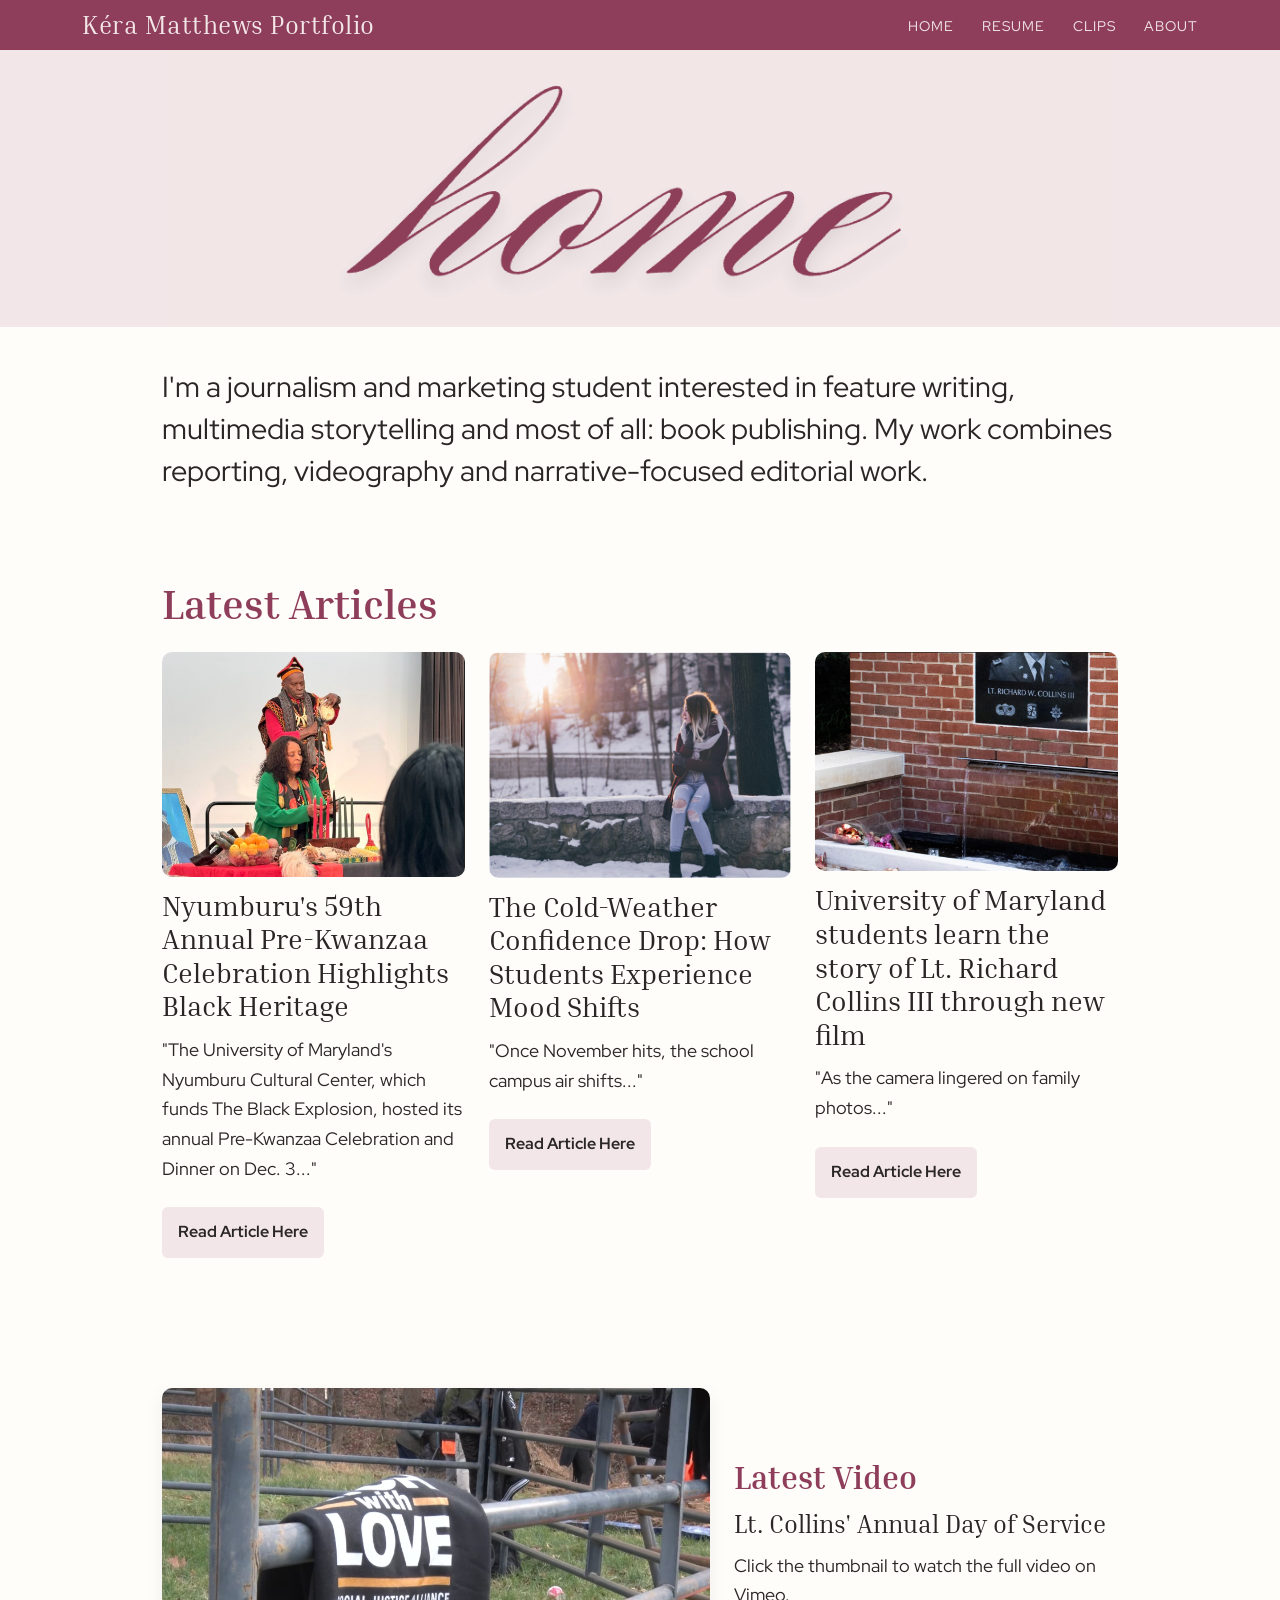
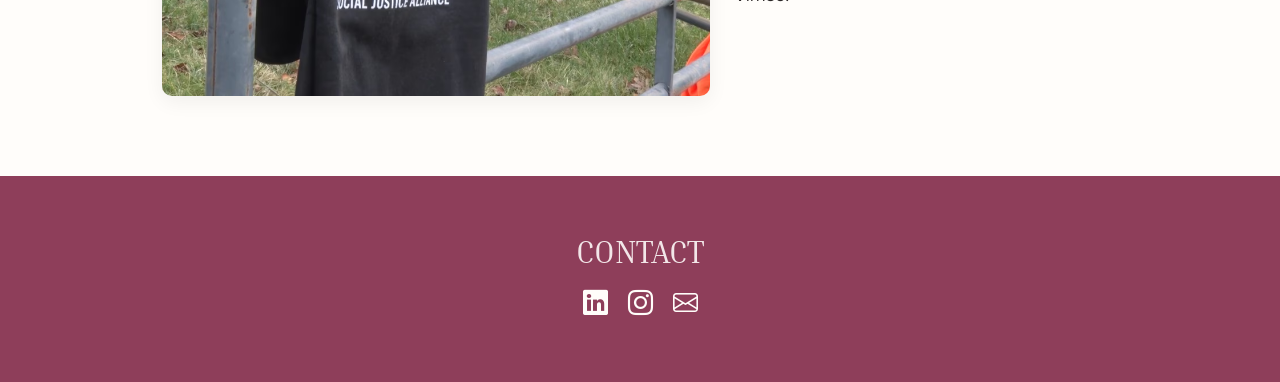
<file: index.html>
<!DOCTYPE html>
<html lang="en">

<head>
    <meta charset="UTF-8">
    <meta name="viewport" content="width=device-width, initial-scale=1.0">
    <!-- meta -->
    <title>Kéra Alena Matthews</title>
    <meta name="description"
        content="I'm a journalism student interested in feature writing, multimedia storytelling, and most of all: book publishing.">
    <!-- css -->
    <link href="https://cdn.jsdelivr.net/npm/bootstrap@5.3.8/dist/css/bootstrap.min.css" rel="stylesheet"
        integrity="sha384-sRIl4kxILFvY47J16cr9ZwB07vP4J8+LH7qKQnuqkuIAvNWLzeN8tE5YBujZqJLB" crossorigin="anonymous">
    <link rel="stylesheet" href="site/css/style.css">
    <!--font-->
    <link rel="stylesheet" href="https://cdn.jsdelivr.net/npm/bootstrap-icons@1.13.1/font/bootstrap-icons.min.css">
    <link rel="preconnect" href="https://fonts.googleapis.com">
    <link rel="preconnect" href="https://fonts.gstatic.com" crossorigin>
    <link
        href="https://fonts.googleapis.com/css2?family=Inria+Serif:ital,wght@0,300;0,400;0,700;1,300;1,400;1,700&display=swap"
        rel="stylesheet">
    <link href="https://fonts.googleapis.com/css2?family=Red+Hat+Display:ital,wght@0,300..900;1,300..900&display=swap"
        rel="stylesheet">
    <!-- js -->
    <script src="https://cdn.jsdelivr.net/npm/@popperjs/core@2.11.8/dist/umd/popper.min.js"
        integrity="sha384-I7E8VVD/ismYTF4hNIPjVp/Zjvgyol6VFvRkX/vR+Vc4jQkC+hVqc2pM8ODewa9r"
        crossorigin="anonymous"></script>
    <script src="https://cdn.jsdelivr.net/npm/bootstrap@5.3.8/dist/js/bootstrap.min.js"
        integrity="sha384-G/EV+4j2dNv+tEPo3++6LCgdCROaejBqfUeNjuKAiuXbjrxilcCdDz6ZAVfHWe1Y"
        crossorigin="anonymous"></script>
</head>

<body>

    <header class="header sticky-top">
        <div class="container nav-container">
            <h1 class="site-title">
                <span class="name">Kéra Matthews</span> Portfolio
            </h1>

            <nav class="nav-links">
                <a href="/">Home</a>
                <a href="/resume/">Resume</a>
                <a href="/clips/">Clips</a>
                <a href="/about/">About</a>
            </nav>
        </div>
    </header>
    <main>
        <section class="img-bg">
            <div class="container">
                <img src="site/img/home.jpg" class="img-fluid home" alt="home image">
            </div>
        </section>
        <section class="aboutme">
            <div class="container">
                <div class="row align-items-center">
                    <div class="col-md-12">
                        <p class="intro-text">I'm a journalism and marketing student interested in feature writing,
                            multimedia storytelling and most of all: book publishing. My work combines reporting,
                            videography and narrative-focused editorial work.</p>
                    </div>
                </div>
            </div>
        </section>
        <section class="main-sections">
            <div class="container">

                <div class="row">
                    <div class="col-12">
                        <h2 class="articles-title"><strong>Latest Articles</strong></h2>
                    </div>
                </div>

                <div class="row align-items-start">

                    <div class="col-md-4 article-card">
                        <img src="../site/img/kwanzaa.jpg" class="img-fluid kwanzaa-img" alt="article thumbnail">
                        <h3>Nyumburu's 59th Annual Pre-Kwanzaa Celebration Highlights Black Heritage</h3>
                        <p>"The University of Maryland's Nyumburu Cultural Center, which funds The Black Explosion,
                            hosted its annual Pre-Kwanzaa Celebration and Dinner on Dec. 3..."</p>

                        <div class="read">
                            <a
                                href="https://blackexplosionnews.com/2025/12/11/nyumburus-59th-annual-pre-kwanzaa-celebration-highlights-black-heritage/"><strong>Read
                                    Article Here</strong></a>
                        </div>
                    </div>

                    <div class="col-md-4 article-card">
                        <img src="../site/img/cold.jpg" class="img-fluid cold-img" alt="article thumbnail">
                        <h3>The Cold-Weather Confidence Drop: How Students Experience Mood Shifts</h3>
                        <p>"Once November hits, the school campus air shifts..."</p>

                        <div class="read">
                            <a
                                href="https://www.hercampus.com/school/maryland/the-cold-weather-confidence-drop-how-students-experience-mood-shifts/"><strong>Read
                                    Article Here</strong></a>
                        </div>
                    </div>

                    <div class="col-md-4 article-card">
                        <img src="../site/img/memorial.jpg" class="img-fluid memorial-img" alt="article thumbnail">
                        <h3>University of Maryland students learn the story of Lt. Richard Collins III through new film
                        </h3>
                        <p>"As the camera lingered on family photos..."</p>

                        <div class="read">
                            <a
                                href="https://blackexplosionnews.com/2025/10/24/university-of-maryland-students-learn-the-story-of-lt-richard-collins-iii-through-new-film/"><strong>Read
                                    Article Here</strong></a>
                        </div>
                    </div>

                </div>
            </div>
        </section>

        <section class="main-sections">
            <div class="container py-4">
                <div class="row align-items-center justify-content-center">

                    <div class="col-md-7">
                        <a href="https://vimeo.com/1147526494?share=copy&fl=sv&fe=ci" target="_blank">
                            <img src="site/img/collins.jpg" class="img-fluid video-thumb" alt="video thumbnail">
                        </a>
                    </div>

                    <div class="col-md-5">
                        <h2 class="video-title"><strong>Latest Video</strong></h2>
                        <h3 class="collins-title">Lt. Collins' Annual Day of Service</h3>
                        <p>
                            Click the thumbnail to watch the full video on Vimeo.
                        </p>
                    </div>

                </div>
            </div>
        </section>
    </main>
    <footer class="contact">
        <div class="container py-5 text-center">
            <h2>
                CONTACT
            </h2>
            <div class="links">
                <a href="https://www.linkedin.com/in/k%C3%A9ra-matthews/"><i class="bi bi-linkedin"></i></a>
                <a href="https://www.instagram.com/keramatthews.media/"><i class="bi bi-instagram"></i></a>
                <a href="mailto:keralena@gmail.com"><i class="bi bi-envelope"></i></a>
            </div>
        </div>
    </footer>
</body>

</html>
</file>
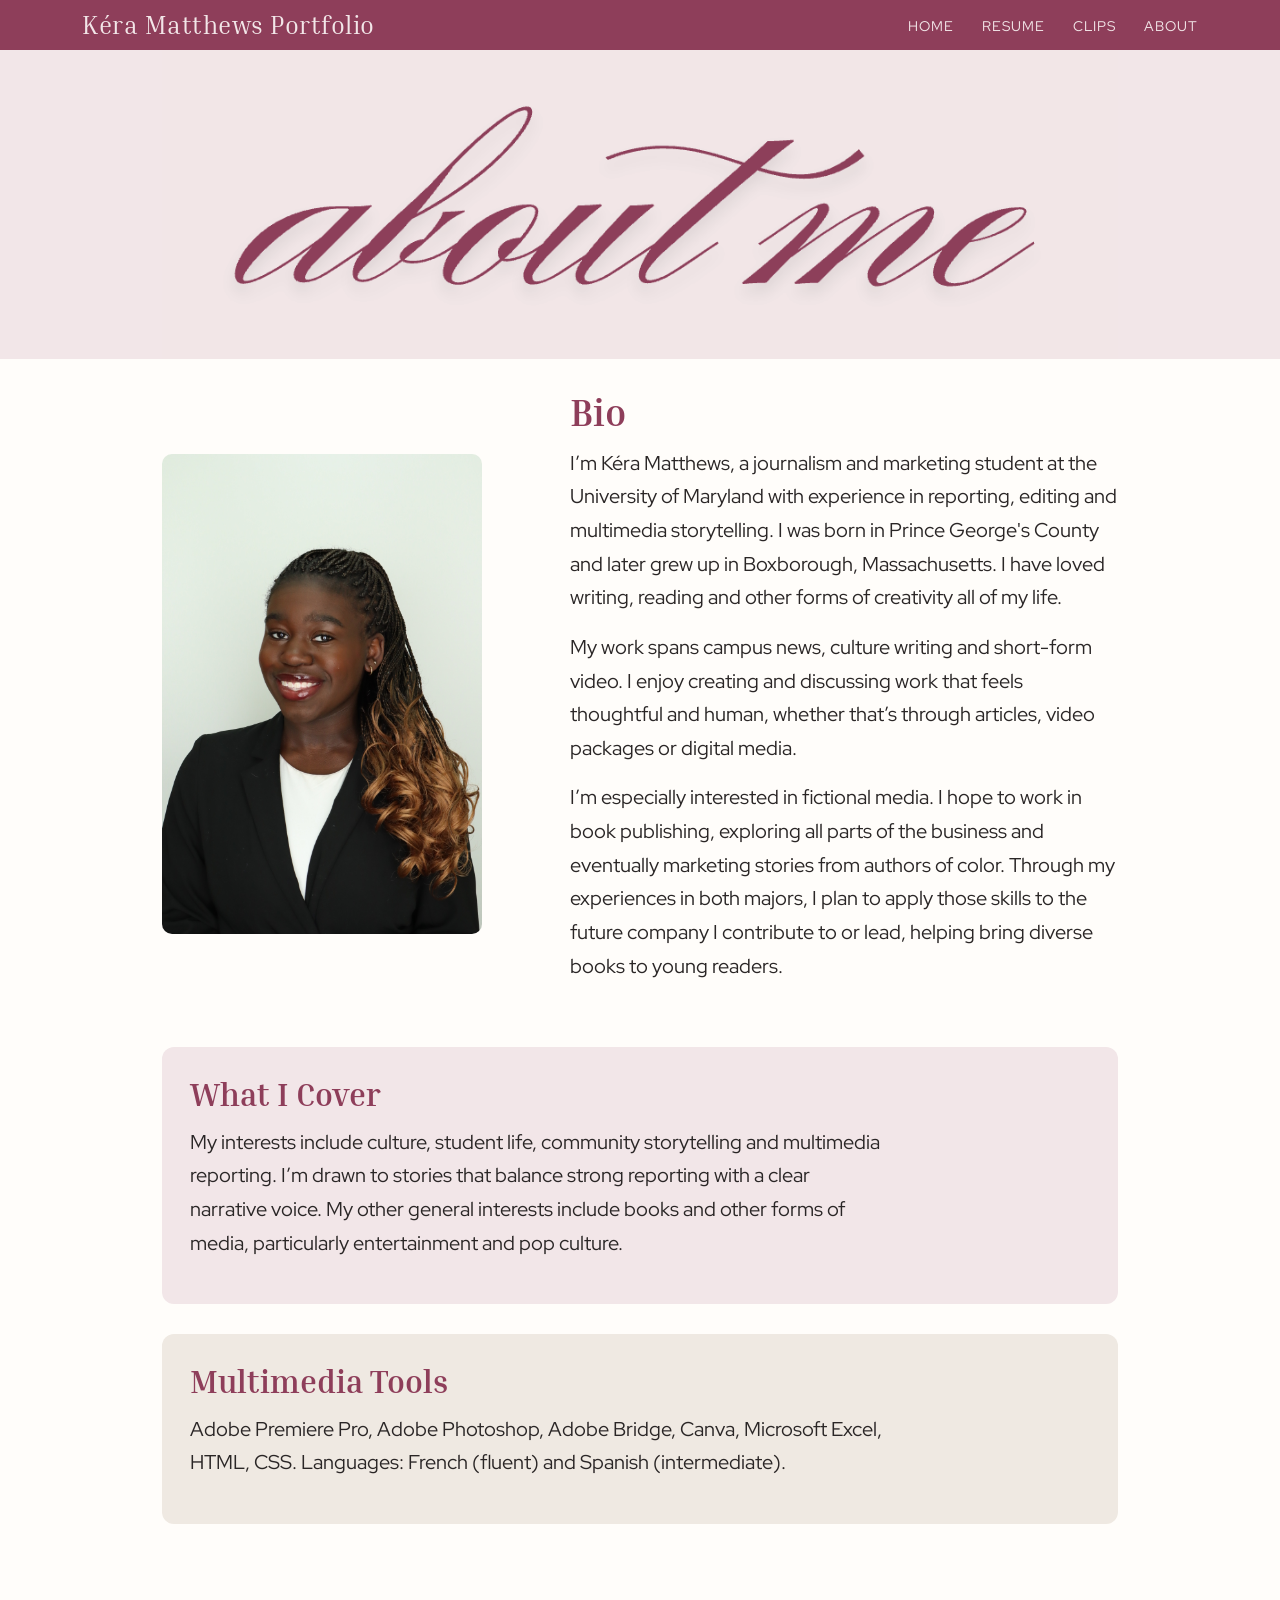
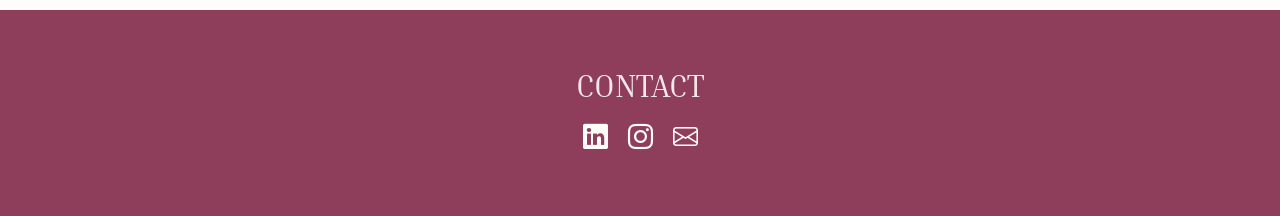
<file: about/index.html>
<!DOCTYPE html>
<html lang="en">

<head>
    <meta charset="UTF-8">
    <meta name="viewport" content="width=device-width, initial-scale=1.0">
    <!-- meta -->
    <title>Kéra Matthews</title>
    <meta name="description"
        content="I’m Kéra Matthews, a journalism and marketing student at the University of Maryland with experience in reporting, editing and multimedia storytelling.">
    <!-- css -->
    <link href="https://cdn.jsdelivr.net/npm/bootstrap@5.3.8/dist/css/bootstrap.min.css" rel="stylesheet"
        integrity="sha384-sRIl4kxILFvY47J16cr9ZwB07vP4J8+LH7qKQnuqkuIAvNWLzeN8tE5YBujZqJLB" crossorigin="anonymous">
    <link rel="stylesheet" href="../site/css/style.css">
    <!--font-->
    <link rel="stylesheet" href="https://cdn.jsdelivr.net/npm/bootstrap-icons@1.13.1/font/bootstrap-icons.min.css">
    <link rel="preconnect" href="https://fonts.googleapis.com">
    <link rel="preconnect" href="https://fonts.gstatic.com" crossorigin>
    <link
        href="https://fonts.googleapis.com/css2?family=Inria+Serif:ital,wght@0,300;0,400;0,700;1,300;1,400;1,700&display=swap"
        rel="stylesheet">
    <link rel="preconnect" href="https://fonts.googleapis.com">
    <link rel="preconnect" href="https://fonts.gstatic.com" crossorigin>
    <link href="https://fonts.googleapis.com/css2?family=Red+Hat+Display:ital,wght@0,300..900;1,300..900&display=swap"
        rel="stylesheet">
    <!-- js -->
    <script src="https://cdn.jsdelivr.net/npm/@popperjs/core@2.11.8/dist/umd/popper.min.js"
        integrity="sha384-I7E8VVD/ismYTF4hNIPjVp/Zjvgyol6VFvRkX/vR+Vc4jQkC+hVqc2pM8ODewa9r"
        crossorigin="anonymous"></script>
    <script src="https://cdn.jsdelivr.net/npm/bootstrap@5.3.8/dist/js/bootstrap.min.js"
        integrity="sha384-G/EV+4j2dNv+tEPo3++6LCgdCROaejBqfUeNjuKAiuXbjrxilcCdDz6ZAVfHWe1Y"
        crossorigin="anonymous"></script>
</head>

<body>
    <header class="header sticky-top">
        <div class="container nav-container">
            <h1 class="site-title">
                <span class="name">Kéra Matthews</span> Portfolio
            </h1>

            <nav class="nav-links">
                <a href="../">Home</a>
                <a href="../resume/">Resume</a>
                <a href="../clips/">Clips</a>
                <a href="#">About</a>
            </nav>
        </div>
    </header>
    <main>
        <section class="img-bg">
            <div class="container">
                <img src="../site/img/aboutme.jpg" class="img-fluid about" alt="about image">
            </div>
        </section>
        <section class="main-sections">
            <div class="container">
                <div class="row align-items-center mb-5">
                    <div class="col-md-5">
                        <img src="../site/img/headshot.jpg" class="img-fluid headshot" alt="Kéra Matthews headshot">
                    </div>

                    <div class="col-md-7">
                        <div class="justify-content-center">
                            <h2 class="bio-title"><strong>Bio</strong></h2>
                        </div>
                        <p class="bio-text">
                            I’m Kéra Matthews, a journalism and marketing student at the University of Maryland with
                            experience in reporting, editing and multimedia storytelling. I was born in Prince George's
                            County and later grew up in Boxborough, Massachusetts. I have loved writing, reading and
                            other forms of creativity all of my life.
                        </p>
                        <p class="bio-text">My work spans campus news, culture writing and short-form video. I enjoy
                            creating and discussing work that feels thoughtful and human, whether that’s through
                            articles, video packages or digital media.
                        </p>
                        <p class="bio-text">
                            I’m especially interested in fictional media. I hope to work in book publishing,
                            exploring all parts of the business and eventually marketing stories from authors of color.
                            Through my experiences in both majors, I plan to apply those skills to the future company I
                            contribute to or lead, helping bring diverse books to young readers.
                        </p>
                    </div>
                </div>

                <div class="about-block">
                    <h2><strong>What I Cover</strong></h2>
                    <p class="bio-text">
                        My interests include culture, student life, community storytelling and multimedia
                        reporting. I’m drawn to stories that balance strong reporting with a clear narrative voice. My
                        other general interests include books and other forms of media, particularly entertainment and
                        pop culture.
                    </p>
                </div>

                <div class="about-bottom">
                    <h2><strong>Multimedia Tools</strong></h2>
                    <p class="bio-text">Adobe Premiere Pro, Adobe Photoshop, Adobe Bridge, Canva, Microsoft Excel, HTML, CSS. Languages: French (fluent) and Spanish (intermediate).</p>
                </div>
            </div>
        </section>
    </main>
    <footer class="contact">
        <div class="container py-5 text-center">
            <h2>
                CONTACT
            </h2>
            <div class="links">
                <a href="https://www.linkedin.com/in/k%C3%A9ra-matthews/"><i class="bi bi-linkedin"></i></a>
                <a href="https://www.instagram.com/keramatthews.media/"><i class="bi bi-instagram"></i></a>
                <a href="mailto:keralena@gmail.com"><i class="bi bi-envelope"></i></a>
            </div>
        </div>
    </footer>
</body>

</html>
</file>
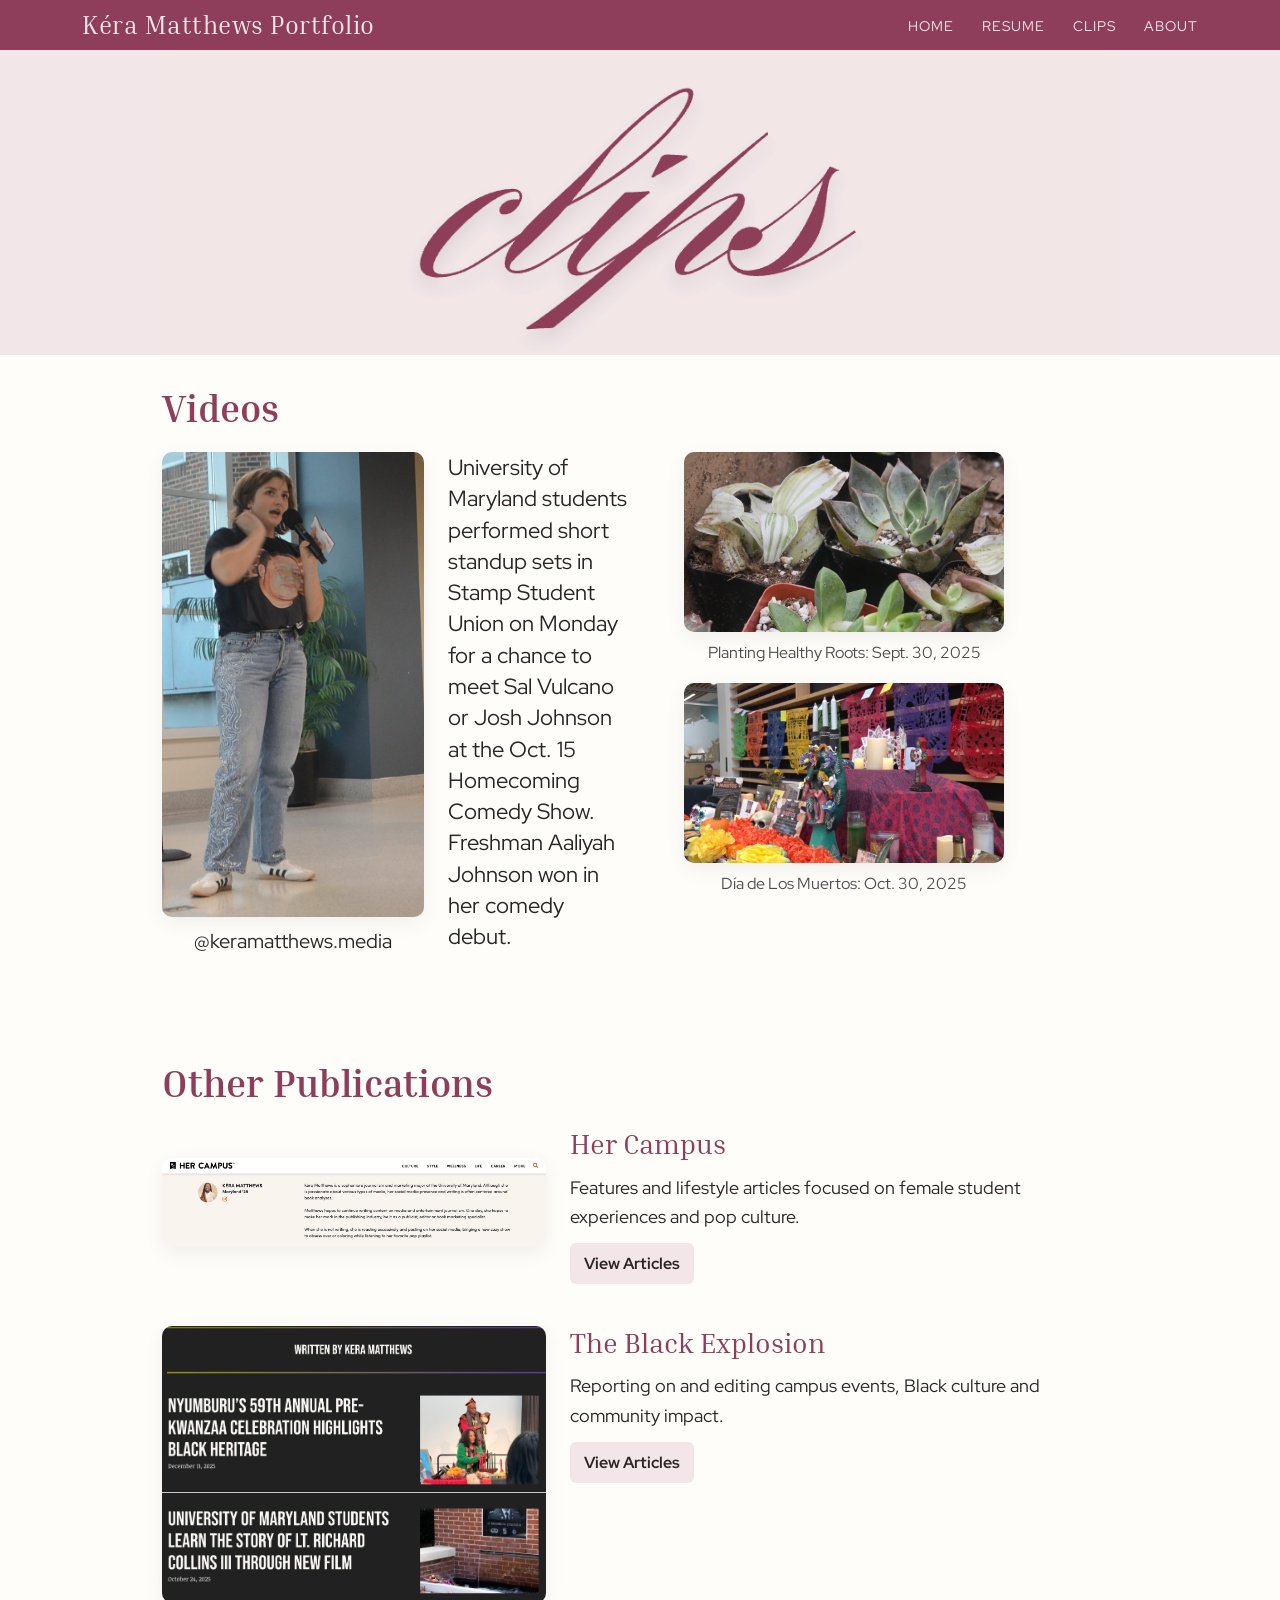
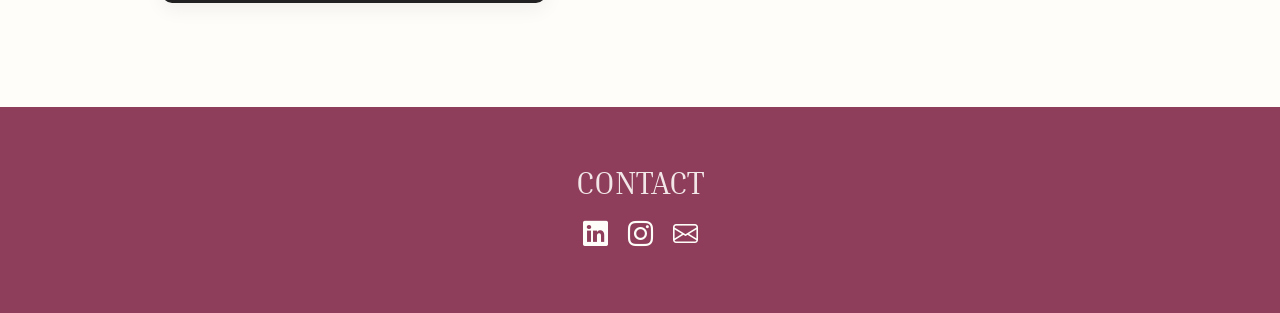
<file: clips/index.html>
<!DOCTYPE html>
<html lang="en">

<head>
    <meta charset="UTF-8">
    <meta name="viewport" content="width=device-width, initial-scale=1.0">
    <!-- meta -->
    <title>Kéra Matthews</title>
    <meta name="description"
        content="The LGBTQ+ Equity Center hosted an open mic night on March 6 featuring comedians, musicians, poets, and creatives.">
    <!-- css -->
    <link href="https://cdn.jsdelivr.net/npm/bootstrap@5.3.8/dist/css/bootstrap.min.css" rel="stylesheet"
        integrity="sha384-sRIl4kxILFvY47J16cr9ZwB07vP4J8+LH7qKQnuqkuIAvNWLzeN8tE5YBujZqJLB" crossorigin="anonymous">
    <link rel="stylesheet" href="../site/css/style.css">
    <!--font-->
    <link rel="stylesheet" href="https://cdn.jsdelivr.net/npm/bootstrap-icons@1.13.1/font/bootstrap-icons.min.css">
    <link rel="preconnect" href="https://fonts.googleapis.com">
    <link rel="preconnect" href="https://fonts.gstatic.com" crossorigin>
    <link
        href="https://fonts.googleapis.com/css2?family=Inria+Serif:ital,wght@0,300;0,400;0,700;1,300;1,400;1,700&display=swap"
        rel="stylesheet">
    <link rel="preconnect" href="https://fonts.googleapis.com">
    <link rel="preconnect" href="https://fonts.gstatic.com" crossorigin>
    <link href="https://fonts.googleapis.com/css2?family=Red+Hat+Display:ital,wght@0,300..900;1,300..900&display=swap"
        rel="stylesheet">
    <!-- js -->
    <script src="https://cdn.jsdelivr.net/npm/@popperjs/core@2.11.8/dist/umd/popper.min.js"
        integrity="sha384-I7E8VVD/ismYTF4hNIPjVp/Zjvgyol6VFvRkX/vR+Vc4jQkC+hVqc2pM8ODewa9r"
        crossorigin="anonymous"></script>
    <script src="https://cdn.jsdelivr.net/npm/bootstrap@5.3.8/dist/js/bootstrap.min.js"
        integrity="sha384-G/EV+4j2dNv+tEPo3++6LCgdCROaejBqfUeNjuKAiuXbjrxilcCdDz6ZAVfHWe1Y"
        crossorigin="anonymous"></script>
</head>

<body>
    <header class="header sticky-top">
        <div class="container nav-container">
            <h1 class="site-title">
                <span class="name">Kéra Matthews</span> Portfolio
            </h1>

            <nav class="nav-links">
                <a href="../">Home</a>
                <a href="../resume/">Resume</a>
                <a href="#">Clips</a>
                <a href="../about/">About</a>
            </nav>
        </div>
    </header>
    <main>
        <section class="img-bg">
            <div class="container">
                <img src="../site/img/clips.jpg" class="img-fluid clips" alt="clips image">
            </div>
        </section>
        <section class="main-sections">
            <div class="container">
                <div class="row align-items-start">
                    <h2 class="multimedia-title"><strong>Videos</strong></h2>
                    <div class="col-md-6">
                        <div class="left-feature">
                            <div class="row align-items-start">

                                <div class="col-md-7">
                                    <a href="https://www.instagram.com/p/DeSDB5CBDJi/" target="_blank">
                                        <img src="../site/img/comedy.jpg" class="img-fluid left-rec-img"
                                            alt="Homecoming comedy standup video">
                                    </a>
                                    <div class="align-items-center">
                                        <p class="insta-handle">
                                            <a href="https://www.instagram.com/keramatthews.media/" target="_blank">
                                                @keramatthews.media </a>

                                        </p>
                                    </div>
                                </div>
                                <div class="col-md-5">
                                    <p class="rec-text">
                                        University of Maryland students performed short standup sets in Stamp Student Union
                                        on Monday for a chance to meet Sal Vulcano or Josh Johnson at the Oct. 15
                                        Homecoming Comedy Show. Freshman Aaliyah Johnson won in her comedy debut.
                                    </p>

                                </div>
                            </div>
                        </div>
                    </div>
                    <div class="col-md-5">

                        <div class="right-video-block text-center">
                            <a href="https://vimeo.com/1126709550?share=copy&fl=sv&fe=ci" target="_blank">
                                <img src="../site/img/planting.jpg" class="img-fluid right-rec-img"
                                    alt="Planting video">
                            </a>
                            <p class="rec-text1 mt-2">Planting Healthy Roots: Sept. 30, 2025</p>
                        </div>

                        <div class="right-video-block text-center">
                            <a href="https://vimeo.com/1137892023?share=copy&fl=sv&fe=ci" target="_blank">
                                <img src="../site/img/dia.jpg" class="img-fluid right-rec-img"
                                    alt="Día de los Muertos video">
                            </a>
                            <p class="rec-text1 mt-2">Día de Los Muertos: Oct. 30, 2025</p>
                        </div>

                    </div>
                </div>
            </div>
        </section>
        <section class="main-sections">
            <div class="container">

                <div class="row align-items-center mb-5">
                    <h2 class="account-title"><strong>Other Publications</strong></h2>
                    <div class="col-md-5">
                        <img src="../site/img/hc.jpg" class="img-fluid pub-img">
                    </div>
                    <div class="col-md-7">
                        <h3 class="HC-title">Her Campus</h3>
                        <p>Features and lifestyle articles focused on female student experiences and pop culture.</p>
                        <a href="https://www.hercampus.com/author/kera-matthews/" class="pub-btn"><strong>View
                                Articles</strong></a>
                    </div>
                </div>

                <div class="row align-items-left mb-5 shift-up">
                    <div class="col-md-5">
                        <img src="../site/img/be.jpg" class="img-fluid pub-img">
                    </div>
                    <div class="col-md-7">
                        <h3 class="BE-title">The Black Explosion</h3>
                        <p>Reporting on and editing campus events, Black culture and community impact.</p>
                        <a href="https://blackexplosionnews.com/staff/kera-matthews/" class="pub-btn"><strong>View
                                Articles</strong></a>
                    </div>
                </div>
            </div>
        </section>
    </main>
    <footer class="contact">
        <div class="container py-5 text-center">
            <h2>
                CONTACT
            </h2>
            <div class="links">
                <a href="https://www.linkedin.com/in/k%C3%A9ra-matthews/"><i class="bi bi-linkedin"></i></a>
                <a href="https://www.instagram.com/keramatthews.media/"><i class="bi bi-instagram"></i></a>
                <a href="mailto:keralena@gmail.com"><i class="bi bi-envelope"></i></a>
            </div>
        </div>
    </footer>
</body>

</html>
</file>
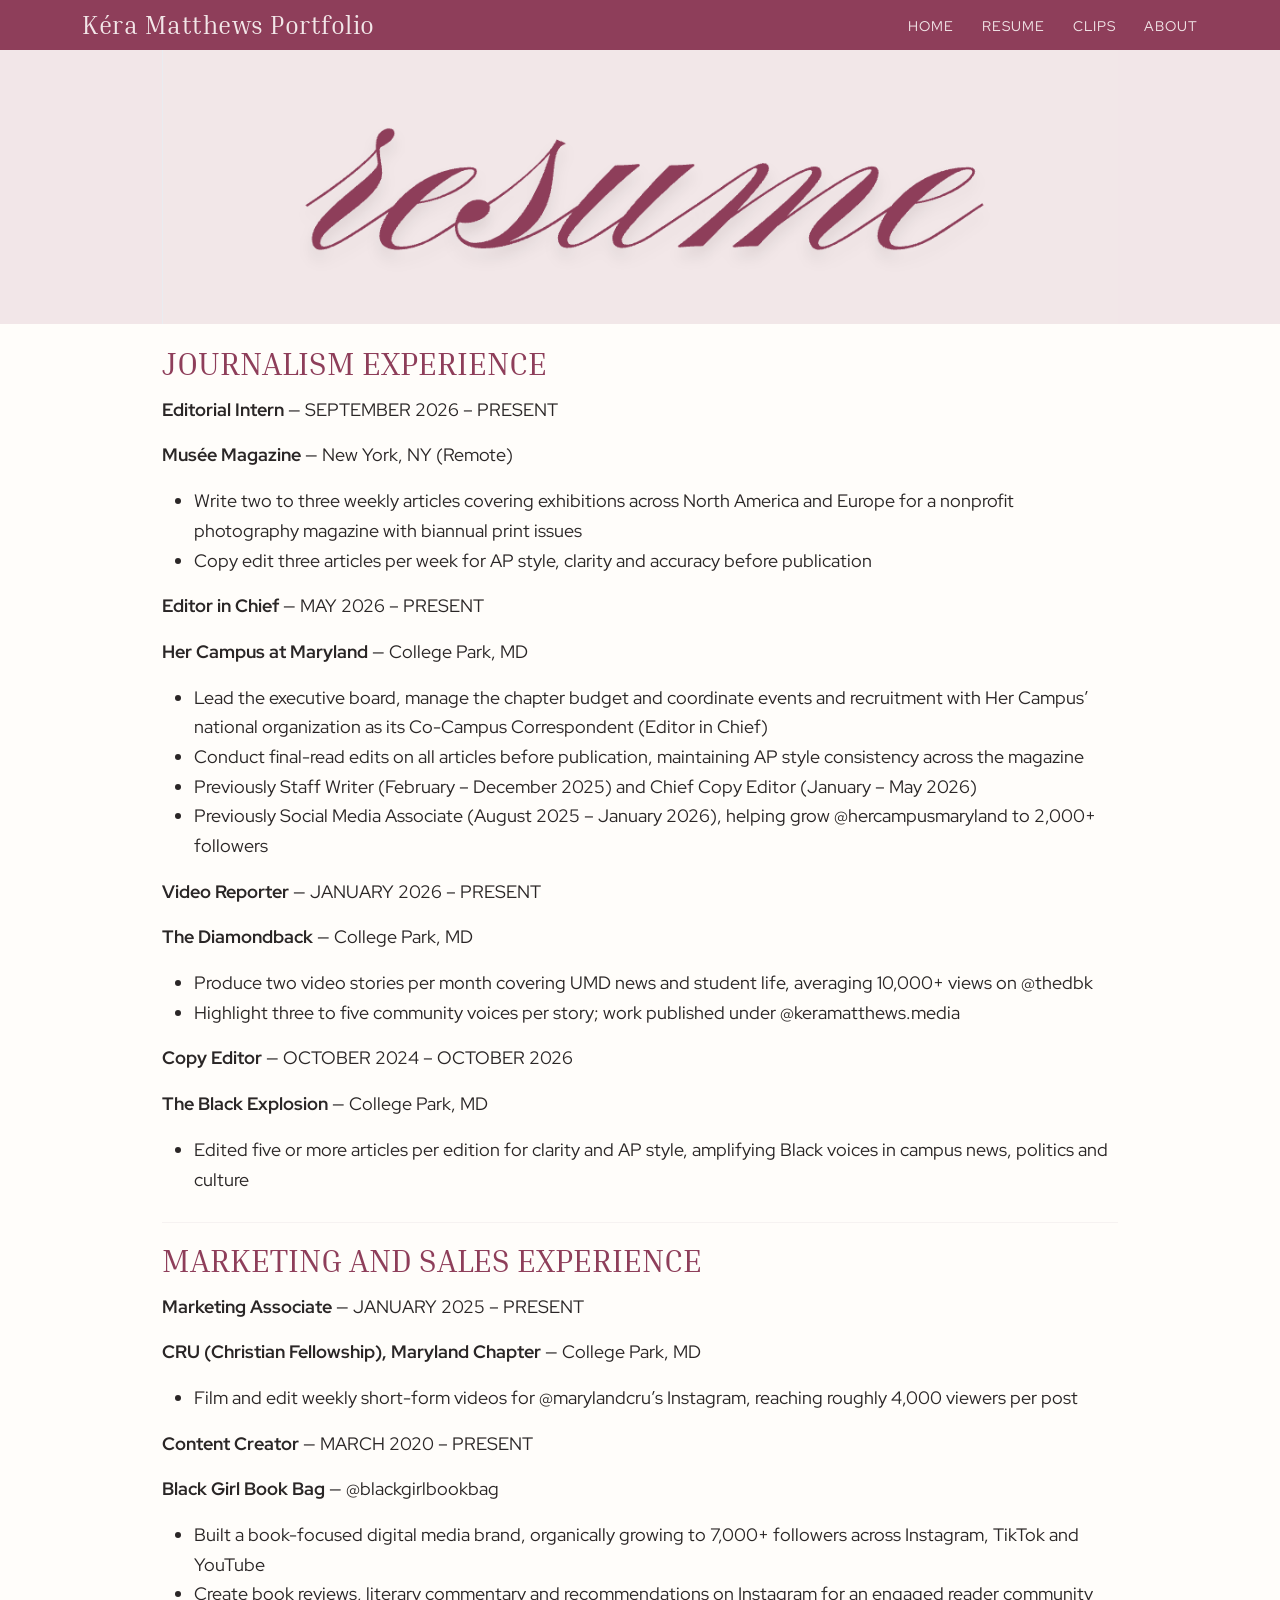
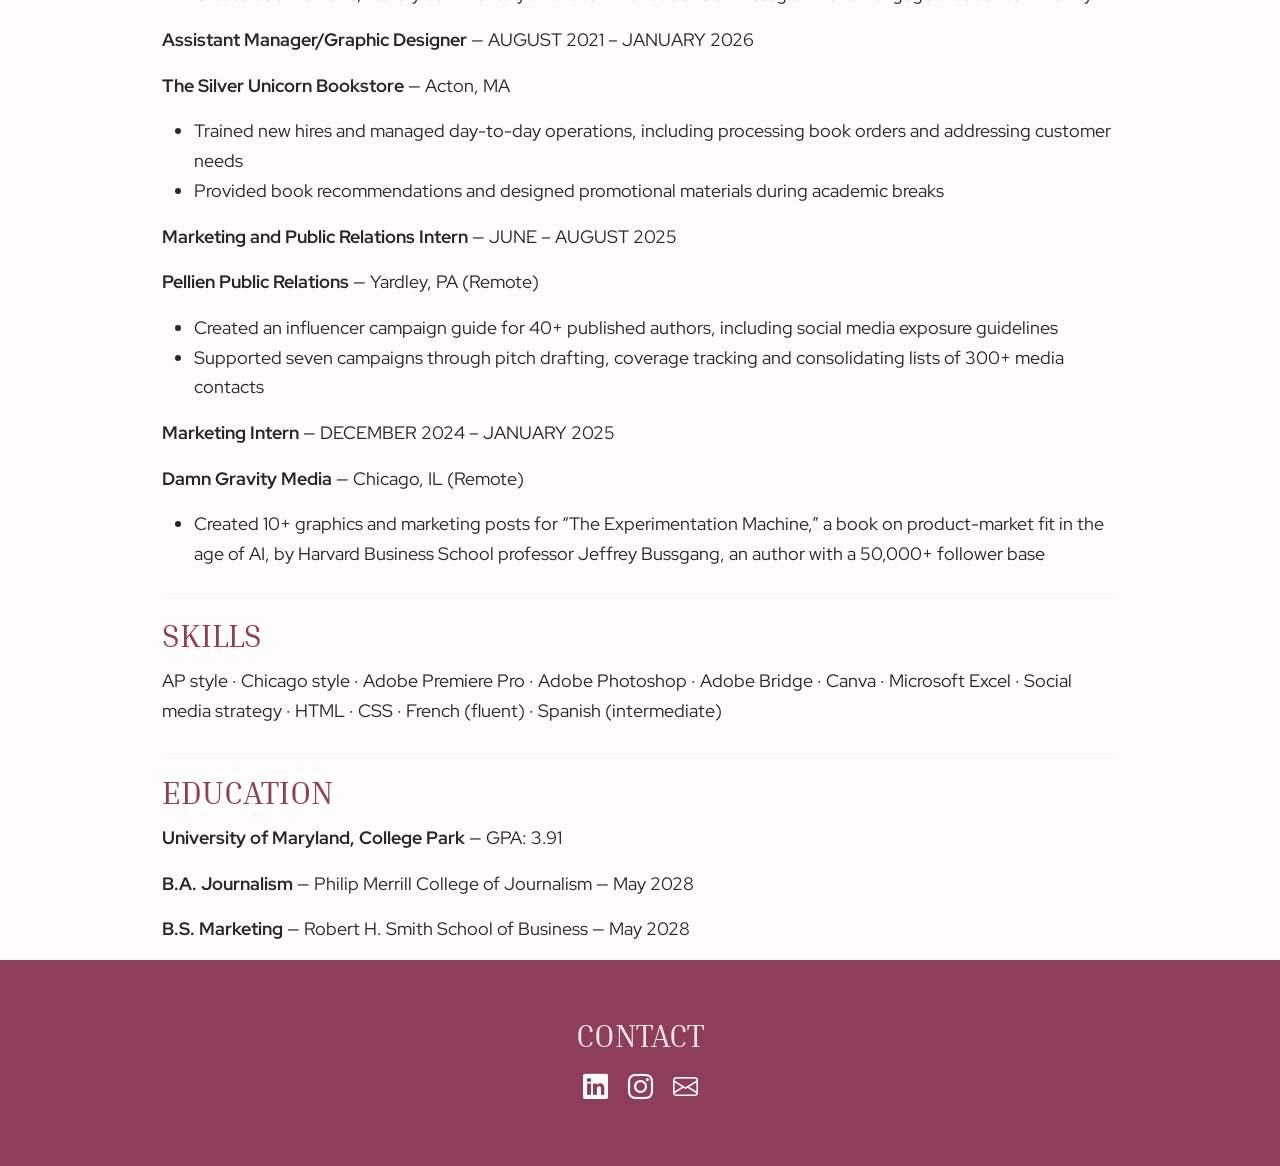
<file: resume/index.html>
<!DOCTYPE html>
<html lang="en">

<head>
    <meta charset="UTF-8">
    <meta name="viewport" content="width=device-width, initial-scale=1.0">
    <!-- meta -->
    <title>Kéra Matthews</title>
    <meta name="description" content="resume, education, experience, skills">
    <!-- css -->
    <link href="https://cdn.jsdelivr.net/npm/bootstrap@5.3.8/dist/css/bootstrap.min.css" rel="stylesheet"
        integrity="sha384-sRIl4kxILFvY47J16cr9ZwB07vP4J8+LH7qKQnuqkuIAvNWLzeN8tE5YBujZqJLB" crossorigin="anonymous">
    <link rel="stylesheet" href="../site/css/style.css">
    <!--font-->
    <link rel="stylesheet" href="https://cdn.jsdelivr.net/npm/bootstrap-icons@1.13.1/font/bootstrap-icons.min.css">
    <link rel="preconnect" href="https://fonts.googleapis.com">
    <link rel="preconnect" href="https://fonts.gstatic.com" crossorigin>
    <link
        href="https://fonts.googleapis.com/css2?family=Inria+Serif:ital,wght@0,300;0,400;0,700;1,300;1,400;1,700&display=swap"
        rel="stylesheet">
    <link rel="preconnect" href="https://fonts.googleapis.com">
    <link rel="preconnect" href="https://fonts.gstatic.com" crossorigin>
    <link href="https://fonts.googleapis.com/css2?family=Red+Hat+Display:ital,wght@0,300..900;1,300..900&display=swap"
        rel="stylesheet">
    <!-- js -->
    <script src="https://cdn.jsdelivr.net/npm/@popperjs/core@2.11.8/dist/umd/popper.min.js"
        integrity="sha384-I7E8VVD/ismYTF4hNIPjVp/Zjvgyol6VFvRkX/vR+Vc4jQkC+hVqc2pM8ODewa9r"
        crossorigin="anonymous"></script>
    <script src="https://cdn.jsdelivr.net/npm/bootstrap@5.3.8/dist/js/bootstrap.min.js"
        integrity="sha384-G/EV+4j2dNv+tEPo3++6LCgdCROaejBqfUeNjuKAiuXbjrxilcCdDz6ZAVfHWe1Y"
        crossorigin="anonymous"></script>
</head>

<body>
    <header class="header sticky-top">
        <div class="container nav-container">
            <h1 class="site-title">
                <span class="name">Kéra Matthews</span> Portfolio
            </h1>

            <nav class="nav-links">
                <a href="../">Home</a>
                <a href="#">Resume</a>
                <a href="../clips/">Clips</a>
                <a href="../about/">About</a>
            </nav>
        </div>
    </header>
    <main>
        <section class="img-bg">
            <div class="container">
                <a href="https://docs.google.com/document/d/1QCwlHKZN4OKopsU9teKwo6JN5mxPd7CeykJWsI0912o/edit?usp=sharing"
                    target="blank">
                    <img src="../site/img/resume.jpg" class="img-fluid resume" alt="resume image">
                </a>
            </div>
        </section>
        <div class="container education">
            <h2>JOURNALISM EXPERIENCE</h2>
            <p><strong>Editorial Intern</strong> — SEPTEMBER 2026 – PRESENT</p>
            <p><strong>Musée Magazine</strong> — New York, NY (Remote)</p>
            <ul>
                <li>Write two to three weekly articles covering exhibitions across North America and Europe for a nonprofit photography magazine with biannual print issues</li>
                <li>Copy edit three articles per week for AP style, clarity and accuracy before publication</li>
            </ul>
            <p><strong>Editor in Chief</strong> — MAY 2026 – PRESENT</p>
            <p><strong>Her Campus at Maryland</strong> — College Park, MD</p>
            <ul>
                <li>Lead the executive board, manage the chapter budget and coordinate events and recruitment with Her Campus’ national organization as its Co-Campus Correspondent (Editor in Chief)</li>
                <li>Conduct final-read edits on all articles before publication, maintaining AP style consistency across the magazine</li>
                <li>Previously Staff Writer (February – December 2025) and Chief Copy Editor (January – May 2026)</li>
                <li>Previously Social Media Associate (August 2025 – January 2026), helping grow @hercampusmaryland to 2,000+ followers</li>
            </ul>
            <p><strong>Video Reporter</strong> — JANUARY 2026 – PRESENT</p>
            <p><strong>The Diamondback</strong> — College Park, MD</p>
            <ul>
                <li>Produce two video stories per month covering UMD news and student life, averaging 10,000+ views on @thedbk</li>
                <li>Highlight three to five community voices per story; work published under @keramatthews.media</li>
            </ul>
            <p><strong>Copy Editor</strong> — OCTOBER 2024 – OCTOBER 2026</p>
            <p><strong>The Black Explosion</strong> — College Park, MD</p>
            <ul>
                <li>Edited five or more articles per edition for clarity and AP style, amplifying Black voices in campus news, politics and culture</li>
            </ul>
            <div class="workexperience"></div>
            <h2>
                <hr>MARKETING AND SALES EXPERIENCE
            </h2>
            <p><strong>Marketing Associate</strong> — JANUARY 2025 – PRESENT</p>
            <p><strong>CRU (Christian Fellowship), Maryland Chapter</strong> — College Park, MD</p>
            <ul>
                <li>Film and edit weekly short-form videos for @marylandcru’s Instagram, reaching roughly 4,000 viewers per post</li>
            </ul>
            <p><strong>Content Creator</strong> — MARCH 2020 – PRESENT</p>
            <p><strong>Black Girl Book Bag</strong> — @blackgirlbookbag</p>
            <ul>
                <li>Built a book-focused digital media brand, organically growing to 7,000+ followers across Instagram, TikTok and YouTube</li>
                <li>Create book reviews, literary commentary and recommendations on Instagram for an engaged reader community</li>
            </ul>
            <p><strong>Assistant Manager/Graphic Designer</strong> — AUGUST 2021 – JANUARY 2026</p>
            <p><strong>The Silver Unicorn Bookstore</strong> — Acton, MA</p>
            <ul>
                <li>Trained new hires and managed day-to-day operations, including processing book orders and addressing customer needs</li>
                <li>Provided book recommendations and designed promotional materials during academic breaks</li>
            </ul>
            <p><strong>Marketing and Public Relations Intern</strong> — JUNE – AUGUST 2025</p>
            <p><strong>Pellien Public Relations</strong> — Yardley, PA (Remote)</p>
            <ul>
                <li>Created an influencer campaign guide for 40+ published authors, including social media exposure guidelines</li>
                <li>Supported seven campaigns through pitch drafting, coverage tracking and consolidating lists of 300+ media contacts</li>
            </ul>
            <p><strong>Marketing Intern</strong> — DECEMBER 2024 – JANUARY 2025</p>
            <p><strong>Damn Gravity Media</strong> — Chicago, IL (Remote)</p>
            <ul>
                <li>Created 10+ graphics and marketing posts for “The Experimentation Machine,” a book on product-market fit in the age of AI, by Harvard Business School professor Jeffrey Bussgang, an author with a 50,000+ follower base</li>
            </ul>
            <div class="skills"></div>
            <h2>
                <hr>SKILLS
            </h2>
            <p>AP style · Chicago style · Adobe Premiere Pro · Adobe Photoshop · Adobe Bridge · Canva · Microsoft Excel · Social media strategy · HTML · CSS · French (fluent) · Spanish (intermediate)</p>
            <h2>
                <hr>EDUCATION
            </h2>
            <p><strong>University of Maryland, College Park</strong> — GPA: 3.91</p>
            <p><strong>B.A. Journalism</strong> — Philip Merrill College of Journalism — May 2028</p>
            <p><strong>B.S. Marketing</strong> — Robert H. Smith School of Business — May 2028</p>
        </div>
    </main>
    <footer class="contact">
        <div class="container py-5 text-center">
            <h2>
                CONTACT
            </h2>
            <div class="links">
                <a href="https://www.linkedin.com/in/k%C3%A9ra-matthews/"><i class="bi bi-linkedin"></i></a>
                <a href="https://www.instagram.com/keramatthews.media/"><i class="bi bi-instagram"></i></a>
                <a href="mailto:keralena@gmail.com"><i class="bi bi-envelope"></i></a>
            </div>
        </div>
    </footer>

</body>

</html>
</file>
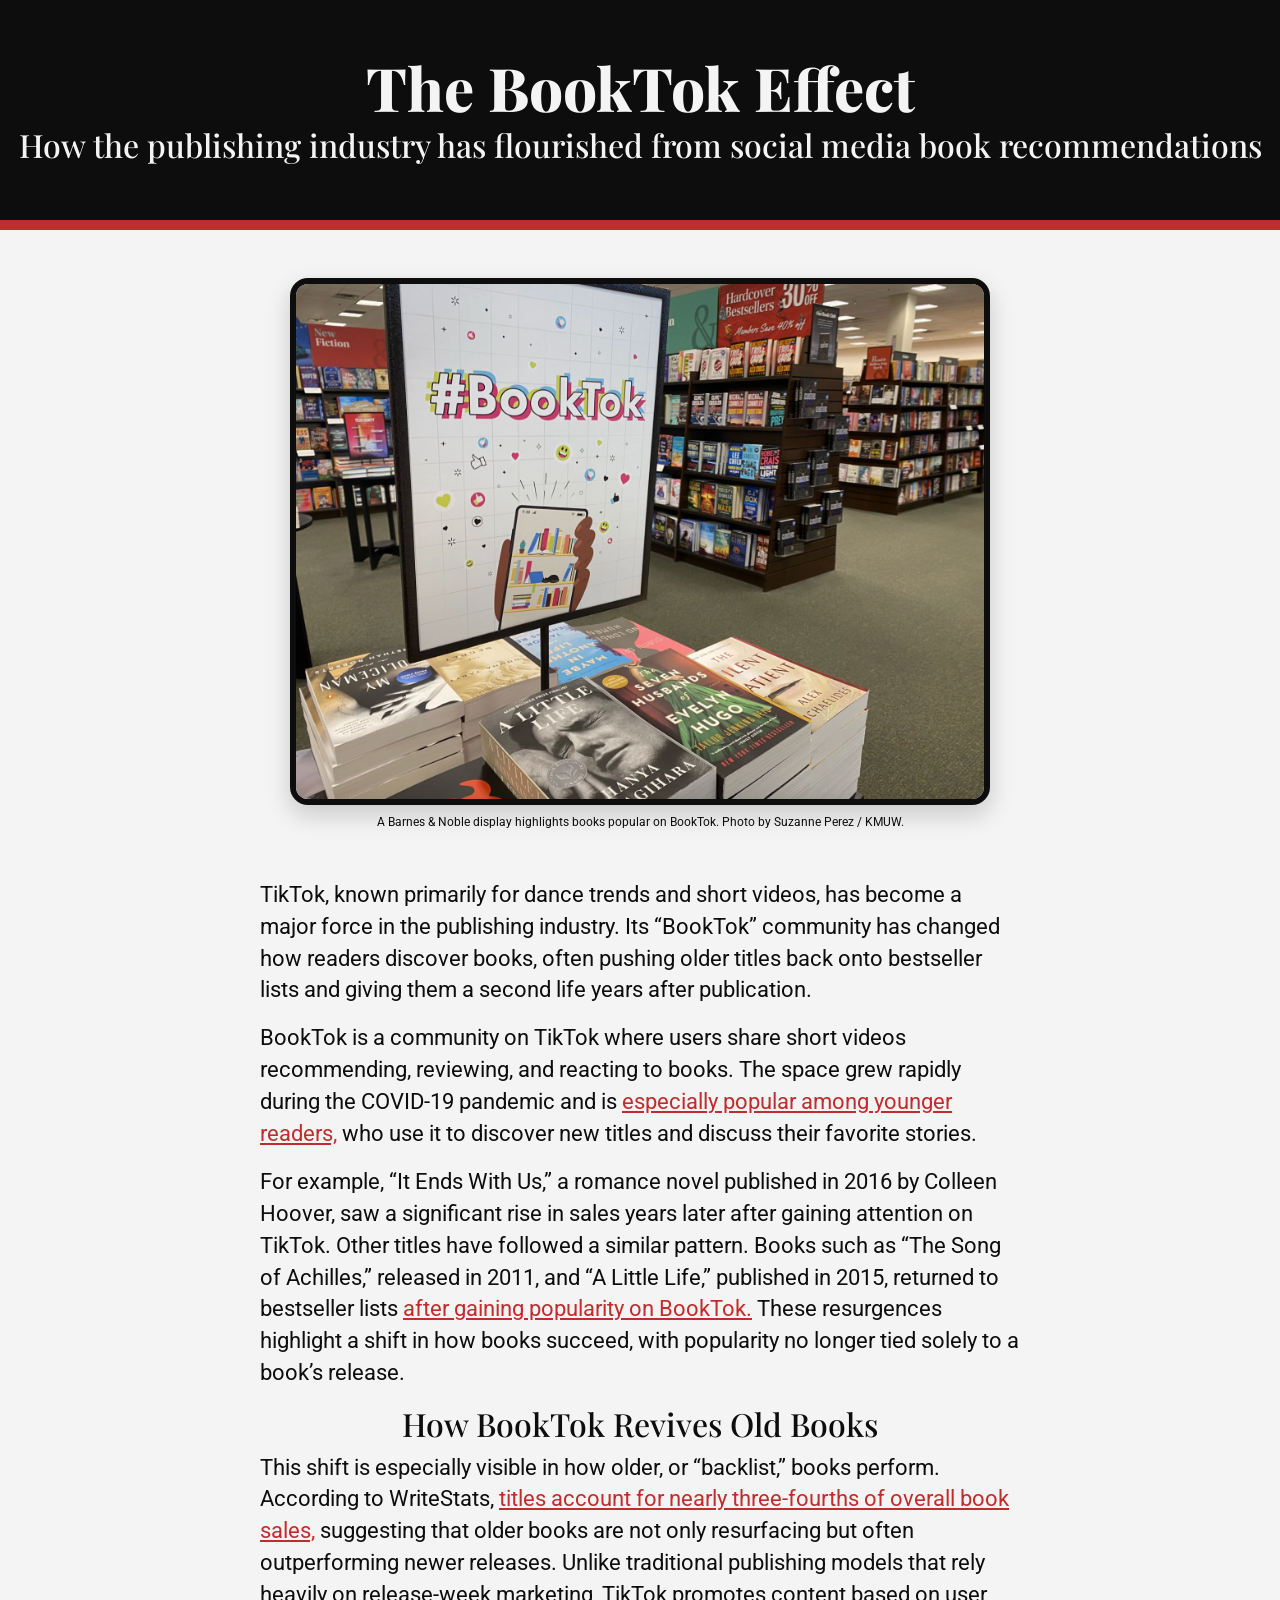
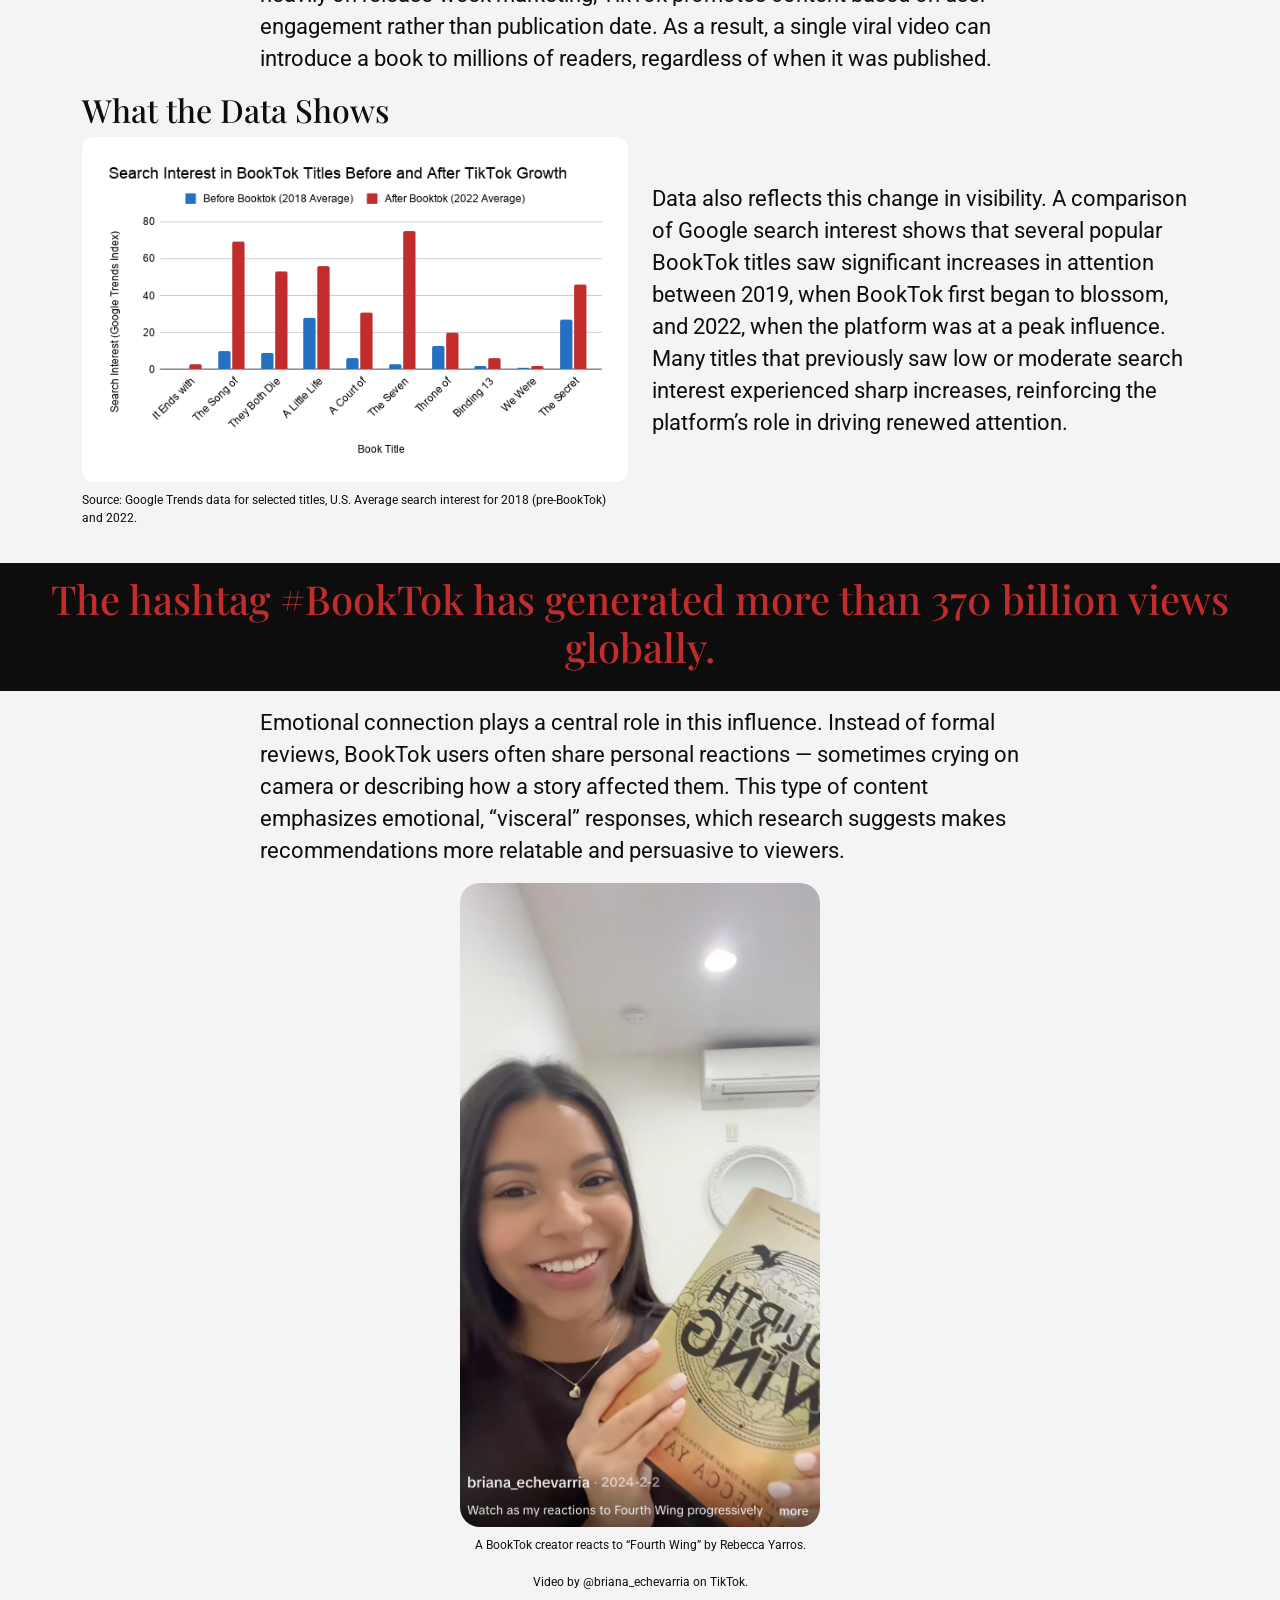
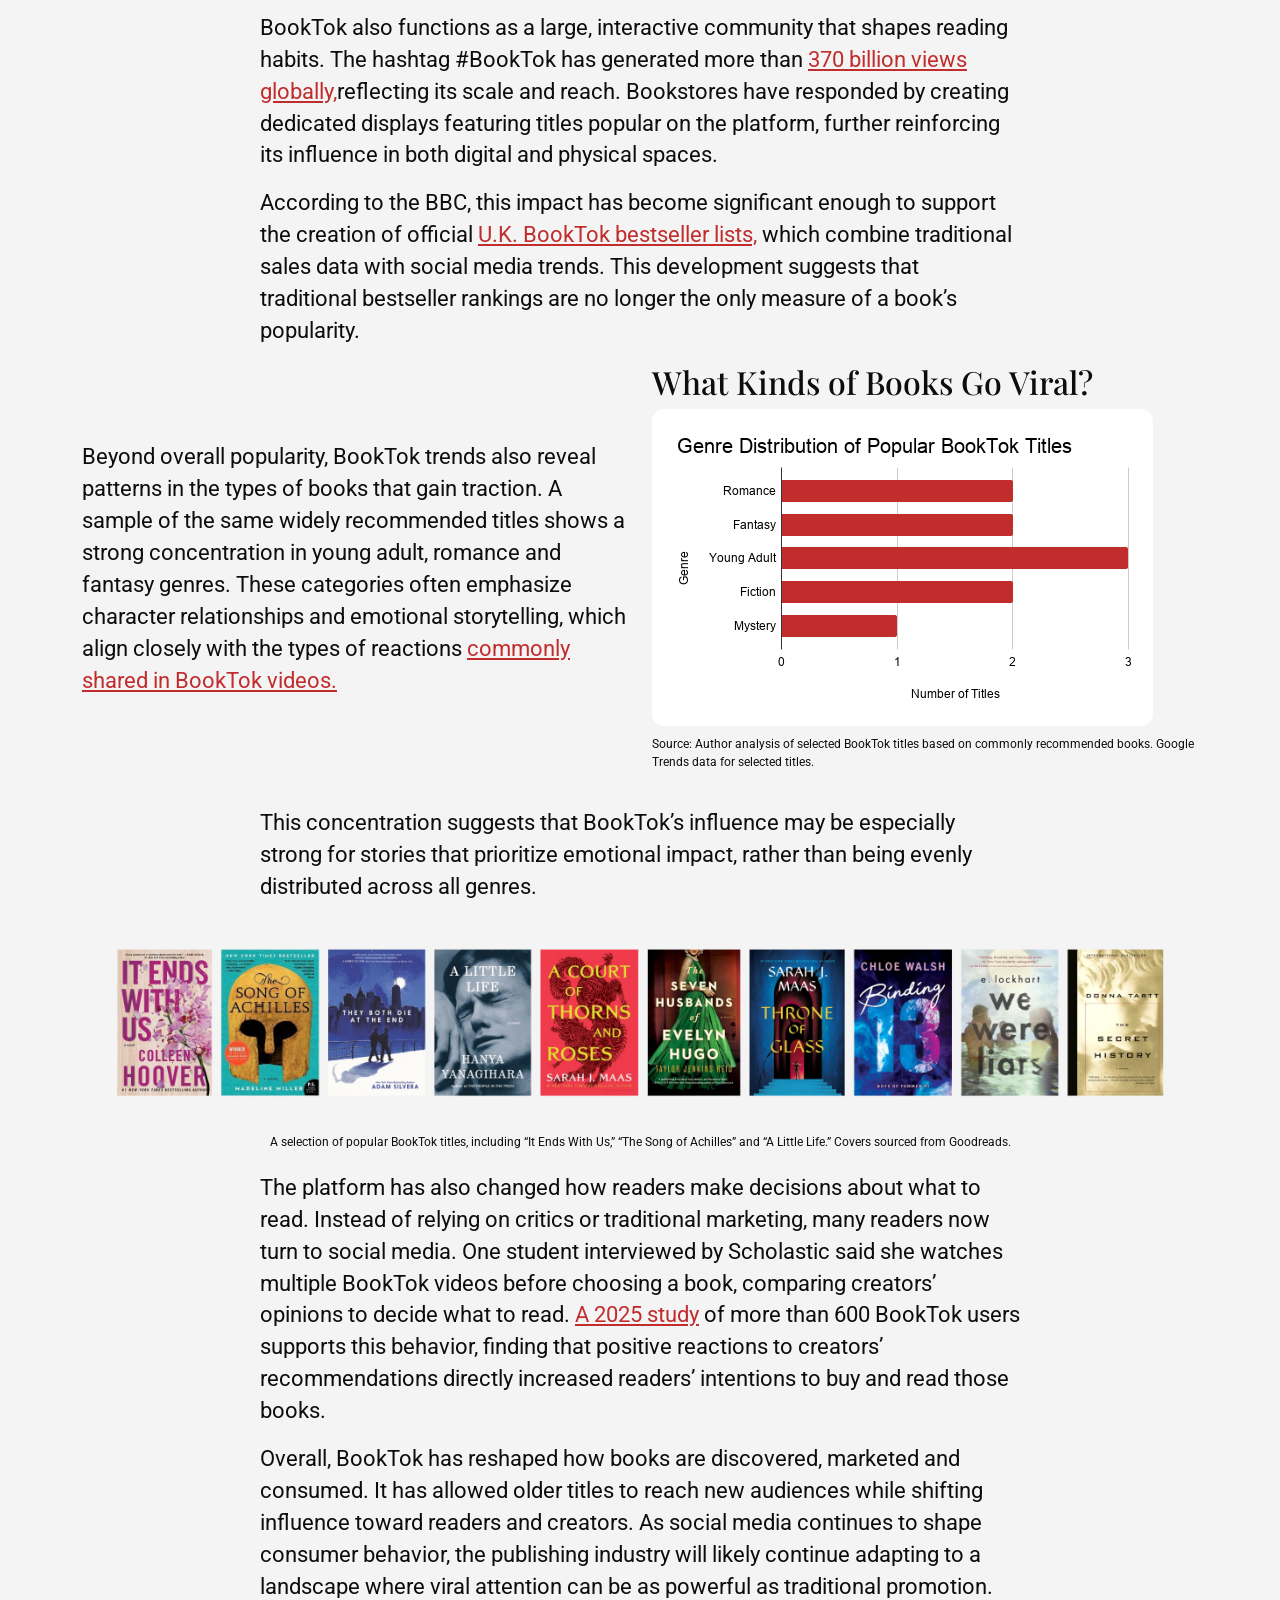
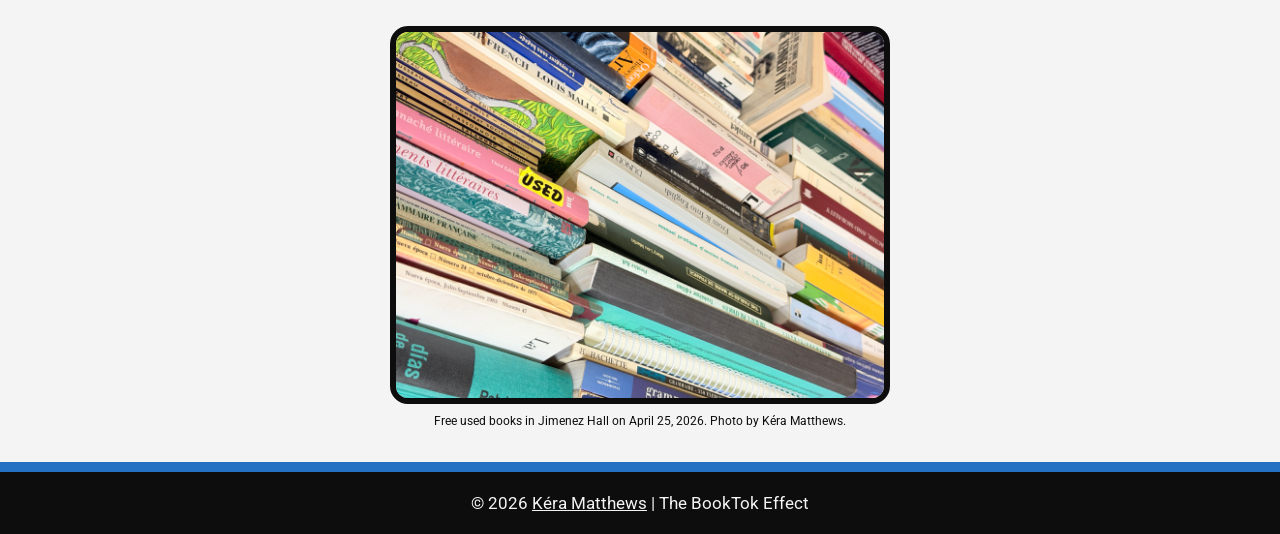
<file: projects/final-project/index.html>
<!DOCTYPE html>
<html lang="en">

<head>
    <meta charset="UTF-8">
    <meta name="viewport" content="width=device-width, initial-scale=1.0">
    <!-- meta -->
    <title>BookTok's Impact on Reading Industry</title>
    <meta
        name="TikTok, known primarily for dance trends and short videos, has become a major force in the publishing industry. Its “BookTok” community has changed how readers discover books, often pushing older titles back onto bestseller lists and giving them a second life years after publication."
        content="">
    <!-- css -->
    <link href="https://cdn.jsdelivr.net/npm/bootstrap@5.3.8/dist/css/bootstrap.min.css" rel="stylesheet"
        integrity="sha384-sRIl4kxILFvY47J16cr9ZwB07vP4J8+LH7qKQnuqkuIAvNWLzeN8tE5YBujZqJLB" crossorigin="anonymous">
    <link rel="stylesheet" href="css/style.css">
    <!--font -->
    <link rel="preconnect" href="https://fonts.googleapis.com">
    <link rel="preconnect" href="https://fonts.gstatic.com" crossorigin>
    <link
        href="https://fonts.googleapis.com/css2?family=Google+Sans+Flex:opsz,wght@6..144,1..1000&family=Playfair+Display:ital,wght@0,400..900;1,400..900&family=Prompt:ital,wght@0,100;0,200;0,300;0,400;0,500;0,600;0,700;0,800;0,900;1,100;1,200;1,300;1,400;1,500;1,600;1,700;1,800;1,900&display=swap"
        rel="stylesheet">
    <link rel="preconnect" href="https://fonts.googleapis.com">
    <link rel="preconnect" href="https://fonts.gstatic.com" crossorigin>
    <link href="https://fonts.googleapis.com/css2?family=Roboto:ital,wght@0,100..900;1,100..900&display=swap"
        rel="stylesheet">
    <!-- js -->
    <script src="https://cdn.jsdelivr.net/npm/@popperjs/core@2.11.8/dist/umd/popper.min.js"
        integrity="sha384-I7E8VVD/ismYTF4hNIPjVp/Zjvgyol6VFvRkX/vR+Vc4jQkC+hVqc2pM8ODewa9r"
        crossorigin="anonymous"></script>
    <script src="https://cdn.jsdelivr.net/npm/bootstrap@5.3.8/dist/js/bootstrap.min.js"
        integrity="sha384-G/EV+4j2dNv+tEPo3++6LCgdCROaejBqfUeNjuKAiuXbjrxilcCdDz6ZAVfHWe1Y"
        crossorigin="anonymous"></script>
</head>

<body>
    <header class="container-fluid text-center py-5 mb-5">
        <div class="header-design">
            <h1> The BookTok Effect</h1>
            <h2>How the publishing industry has flourished from social media book recommendations</h2>
        </div>
    </header>
    <main>
        <section class="container my-5">
            <div class="booktok table">
                <img src="img/booktok table.jpg" class="img-fluid"
                    alt="Table of popular books from social media laid out on a Barnes and Noble table.">
                <div class="caption">
                    A Barnes & Noble display highlights books popular on BookTok. Photo by Suzanne Perez / KMUW.
                </div>
            </div>
        </section>
        <section class="container my-3">
            <p>
                TikTok, known primarily for dance trends and short videos, has become a major force in the publishing
                industry. Its “BookTok” community has changed how readers discover books, often pushing older titles
                back onto bestseller lists and giving them a second life years after publication.
            </p>
            <p>
                BookTok is a community on TikTok where users share short videos recommending, reviewing, and reacting to
                books. The space grew rapidly during the COVID-19 pandemic and is <a
                    href=https://kpcnotebook.scholastic.com/post/rise-booktok-how-social-media-influences-reading-trends>especially
                    popular among younger
                    readers,</a> who use it to discover new titles and discuss their favorite stories.
            </p>
            <p>
                For example, “It Ends With Us,” a romance novel published in 2016 by Colleen Hoover, saw a significant
                rise in sales years later after gaining attention on TikTok. Other titles have followed a similar
                pattern. Books such as “The Song of Achilles,” released in 2011, and “A Little Life,” published in 2015,
                returned to bestseller lists <a
                    href=https://www.publishersweekly.com/pw/by-topic/industry-news/bookselling/article/87304-how-tiktok-makes-backlist-books-into-bestsellers.html>after
                    gaining popularity on BookTok.</a> These resurgences highlight a shift in
                how books succeed, with popularity no longer tied solely to a book’s release.
            </p>
            <h2 class="text-center">How BookTok Revives Old Books</h2>
            <p>
                This shift is especially visible in how older, or “backlist,” books perform. According to WriteStats,
                <a
                    href=https://writestats.com/old-books-new-millions-the-backlist-book-marketing-strategy-winning-on-booktok/>titles
                    account for nearly three-fourths of overall book sales,</a> suggesting that older books are
                not only resurfacing but often outperforming newer releases. Unlike traditional publishing models that
                rely heavily on release-week marketing, TikTok promotes content based on user engagement rather than
                publication date. As a result, a single viral video can introduce a book to millions of readers,
                regardless of when it was published.
            </p>
        </section>
        <section class="container my-3">
            <div class="search interest data">
                <div class="row justify-content-center align-items-center">
                    <div class="col-md-6">
                        <h2>What the Data Shows</h2>
                        <img src="img/search-interest.jpg" class="img-fluid"
                            alt="Column chart, representing a distribution of popular BookTok titles and their growth after social media.">
                        <p class="caption">Source: Google Trends data for selected titles, U.S. Average search
                            interest for 2018 (pre-BookTok) and 2022.</p>
                    </div>
                    <div class="col-md-6">
                        <p>
                            Data also reflects this change in visibility. A comparison of Google search interest shows
                            that several
                            popular BookTok titles saw significant increases in attention between 2019, when BookTok
                            first began to
                            blossom, and 2022, when the platform was at a peak influence. Many titles that previously
                            saw low or
                            moderate search interest experienced sharp increases, reinforcing the platform’s role in
                            driving renewed
                            attention.
                        </p>
                    </div>
                </div>
            </div>
        </section>
        <section class="pull-quote text-center">
            <div class="quote-graphic">
                <h1>The hashtag #BookTok has generated more than 370 billion views globally.</h1>
            </div>
        </section>
        <section class="container my-3">
            <p>
                Emotional connection plays a central role in this influence. Instead of formal reviews, BookTok users
                often share personal reactions — sometimes crying on camera or describing how a story affected them.
                This type of content emphasizes emotional, “visceral” responses, which research suggests makes
                recommendations more relatable and persuasive to viewers.
            </p>
            <div class="booktok-video">
                <a
                    href="https://www.tiktok.com/@briana_echevarria/video/7331104582665243947?q=fourth%20wing%20booktok%20reaction&t=1777323180205">
                    <img src="img/thumbnail.jpg" class="img-fluid"
                        alt="Social media influencer reacts to the Tiktok sensation Fourth Wing by Rebecca Yarros"></a>
                <p class="caption">
                    A BookTok creator reacts to “Fourth Wing” by Rebecca Yarros.
                </p>
                <p class="caption">
                    Video by @briana_echevarria on TikTok.
                </p>
            </div>
        </section>
        <section class="container my-3">
            <p>
                BookTok also functions as a large, interactive community that shapes reading habits. The hashtag
                #BookTok has generated more than <a
                    href=https://writestats.com/booktok-for-authors-how-tiktok-is-driving-59-million-book-sales>370
                    billion views globally,</a>reflecting its scale and reach. Bookstores
                have responded by creating dedicated displays featuring titles popular on the platform, further
                reinforcing its influence in both digital and physical spaces.
            </p>
            <p>
                According to the BBC, this impact has become significant enough to support the creation of official <a
                    href="https://www.bbc.com/news/articles/c5yxmy5gnd0o">U.K. BookTok bestseller lists,</a>
                which combine traditional sales data with social media trends. This
                development suggests that traditional bestseller rankings are no longer the only measure of a book’s
                popularity.
            </p>
        </section>
        <section class="container my-3">
            <div class="row justify-content-center align-items-center">

                <div class="col-md-6">
                    <p>
                        Beyond overall popularity, BookTok trends also reveal patterns in the types of books that gain
                        traction. A sample of the same widely recommended titles shows a strong concentration in young
                        adult,
                        romance and
                        fantasy genres. These categories often emphasize character relationships and emotional
                        storytelling,
                        which align closely with the types of reactions <a
                            href="https://www.bbc.com/news/articles/c5yxmy5gnd0o">commonly shared in BookTok videos.</a>
                    </p>
                </div>

                <div class="col-md-6">
                    <h2>What Kinds of Books Go Viral?</h2>
                    <img src="img/genres.jpg" class="img-fluid"
                        alt="Bar chart representing the distribution of genres among popular BookTok titles">
                    <p class="caption">Source: Author analysis of selected BookTok titles based on commonly recommended
                        books. Google Trends data for selected titles.</p>
                </div>

            </div>
        </section>
        <section class="container my-3">
            <p>
                This concentration suggests that BookTok’s influence may be especially strong for stories that
                prioritize emotional impact, rather than being evenly distributed across all genres.
            </p>
            <div class="booktok-graphic text-center">
                <img src="img/booktoklayout.jpg" class="img-fluid"
                    alt="book cover images of widely popular and commonly mentioned BookTok books">
                <p class="caption"> A selection of popular BookTok titles, including “It Ends With Us,” “The Song of
                    Achilles” and “A Little Life.” Covers sourced from Goodreads.</p>
            </div>
            <p>
                The platform has also changed how readers make decisions about what to read. Instead of relying on
                critics or traditional marketing, many readers now turn to social media. One student interviewed by
                Scholastic said she watches multiple BookTok videos before choosing a book, comparing creators’ opinions
                to decide what to read. <a href="https://link.springer.com/article/10.1007/s13278-025-01542-8">A 2025
                    study</a> of more than 600 BookTok users supports this behavior, finding that
                positive reactions to creators’ recommendations directly increased readers’ intentions to buy and read
                those books.
            </p>
            <p>
                Overall, BookTok has reshaped how books are discovered, marketed and consumed. It has allowed older
                titles to reach new audiences while shifting influence toward readers and creators. As social media
                continues to shape consumer behavior, the publishing industry will likely continue adapting to a
                landscape where viral attention can be as powerful as traditional promotion.
            </p>
        </section>
        <section class="container my-4">
            <div class="books-image text-center">
                <img src="img/books.jpg"
                    alt="An array of free used books given away in Jimenez Hall on April 25, 2026.">
                <div class="caption">
                    Free used books in Jimenez Hall on April 25, 2026. Photo by Kéra Matthews.
                </div>
            </div>
        </section>
    </main>
    <footer>
        <p>© 2026 <a href="https://keramatthews.github.io/">Kéra Matthews</a> | The BookTok Effect</p>
    </footer>
</body>

</html>
</file>
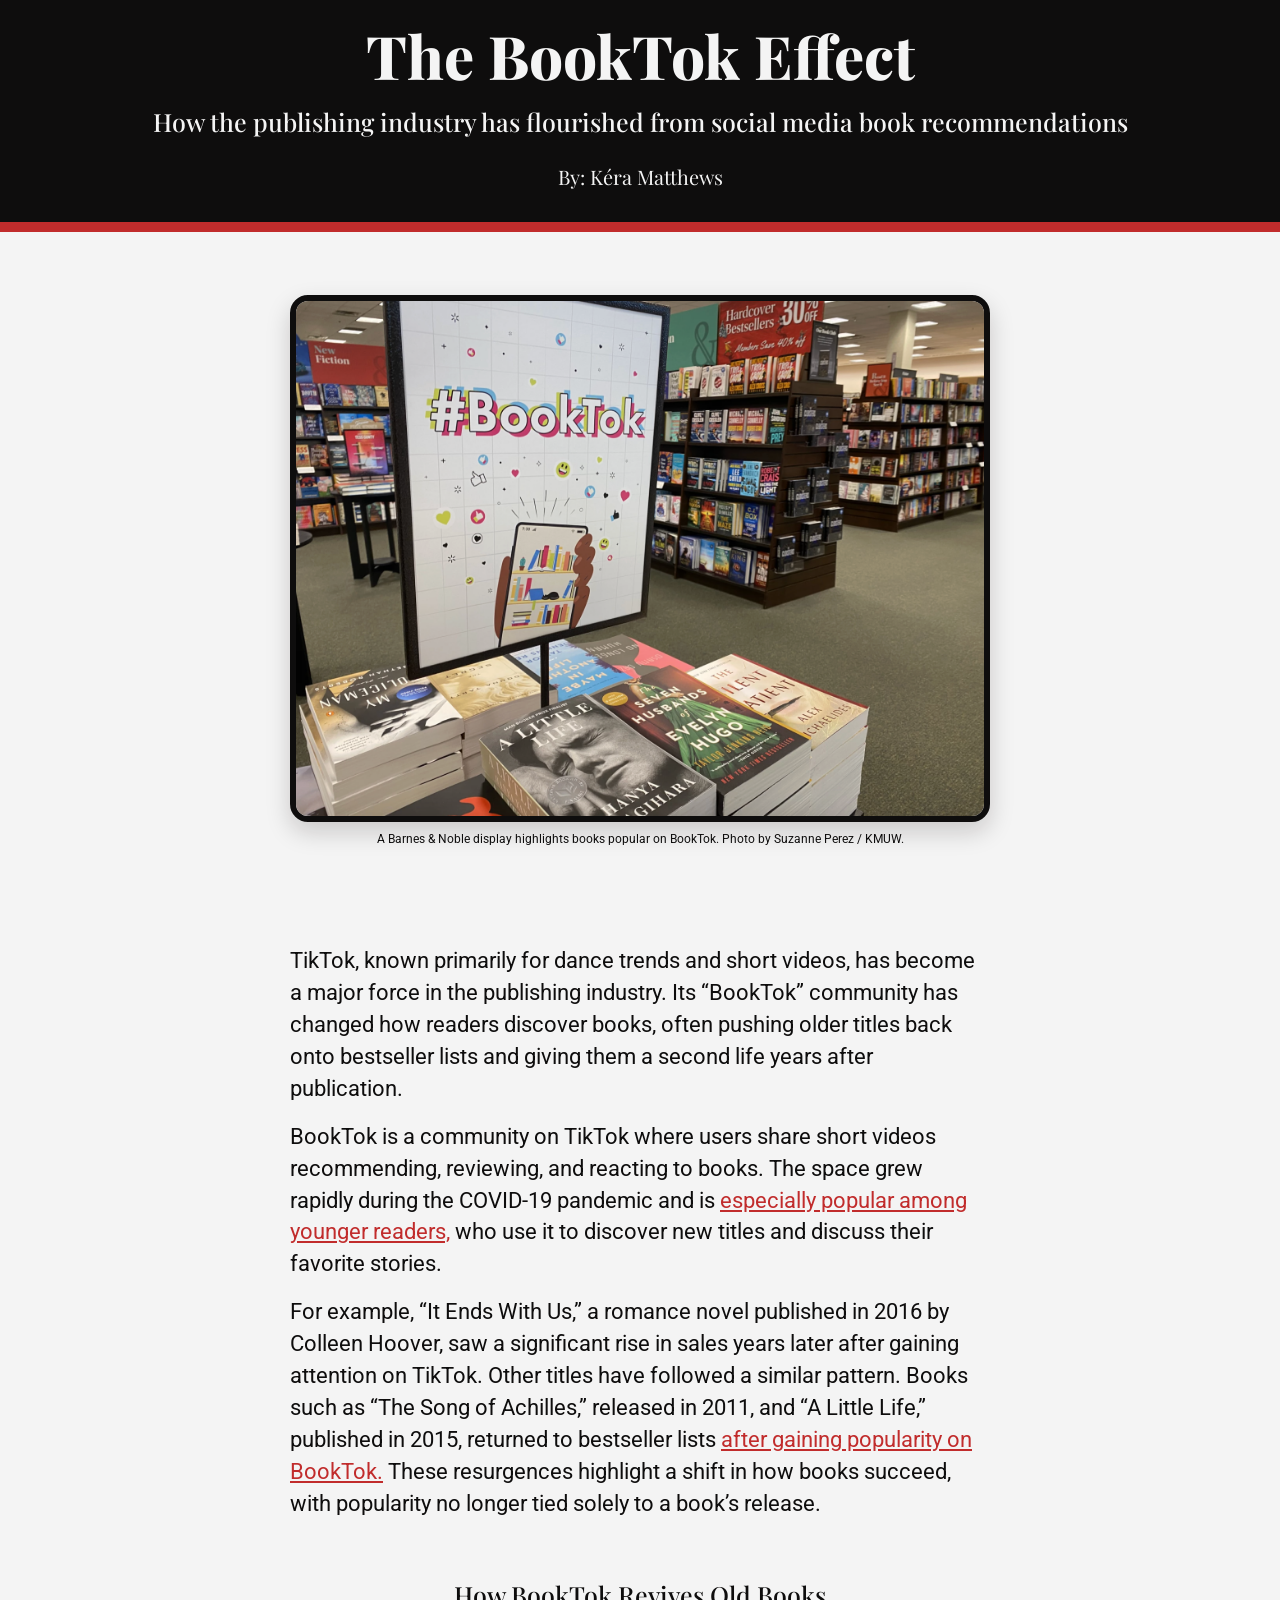
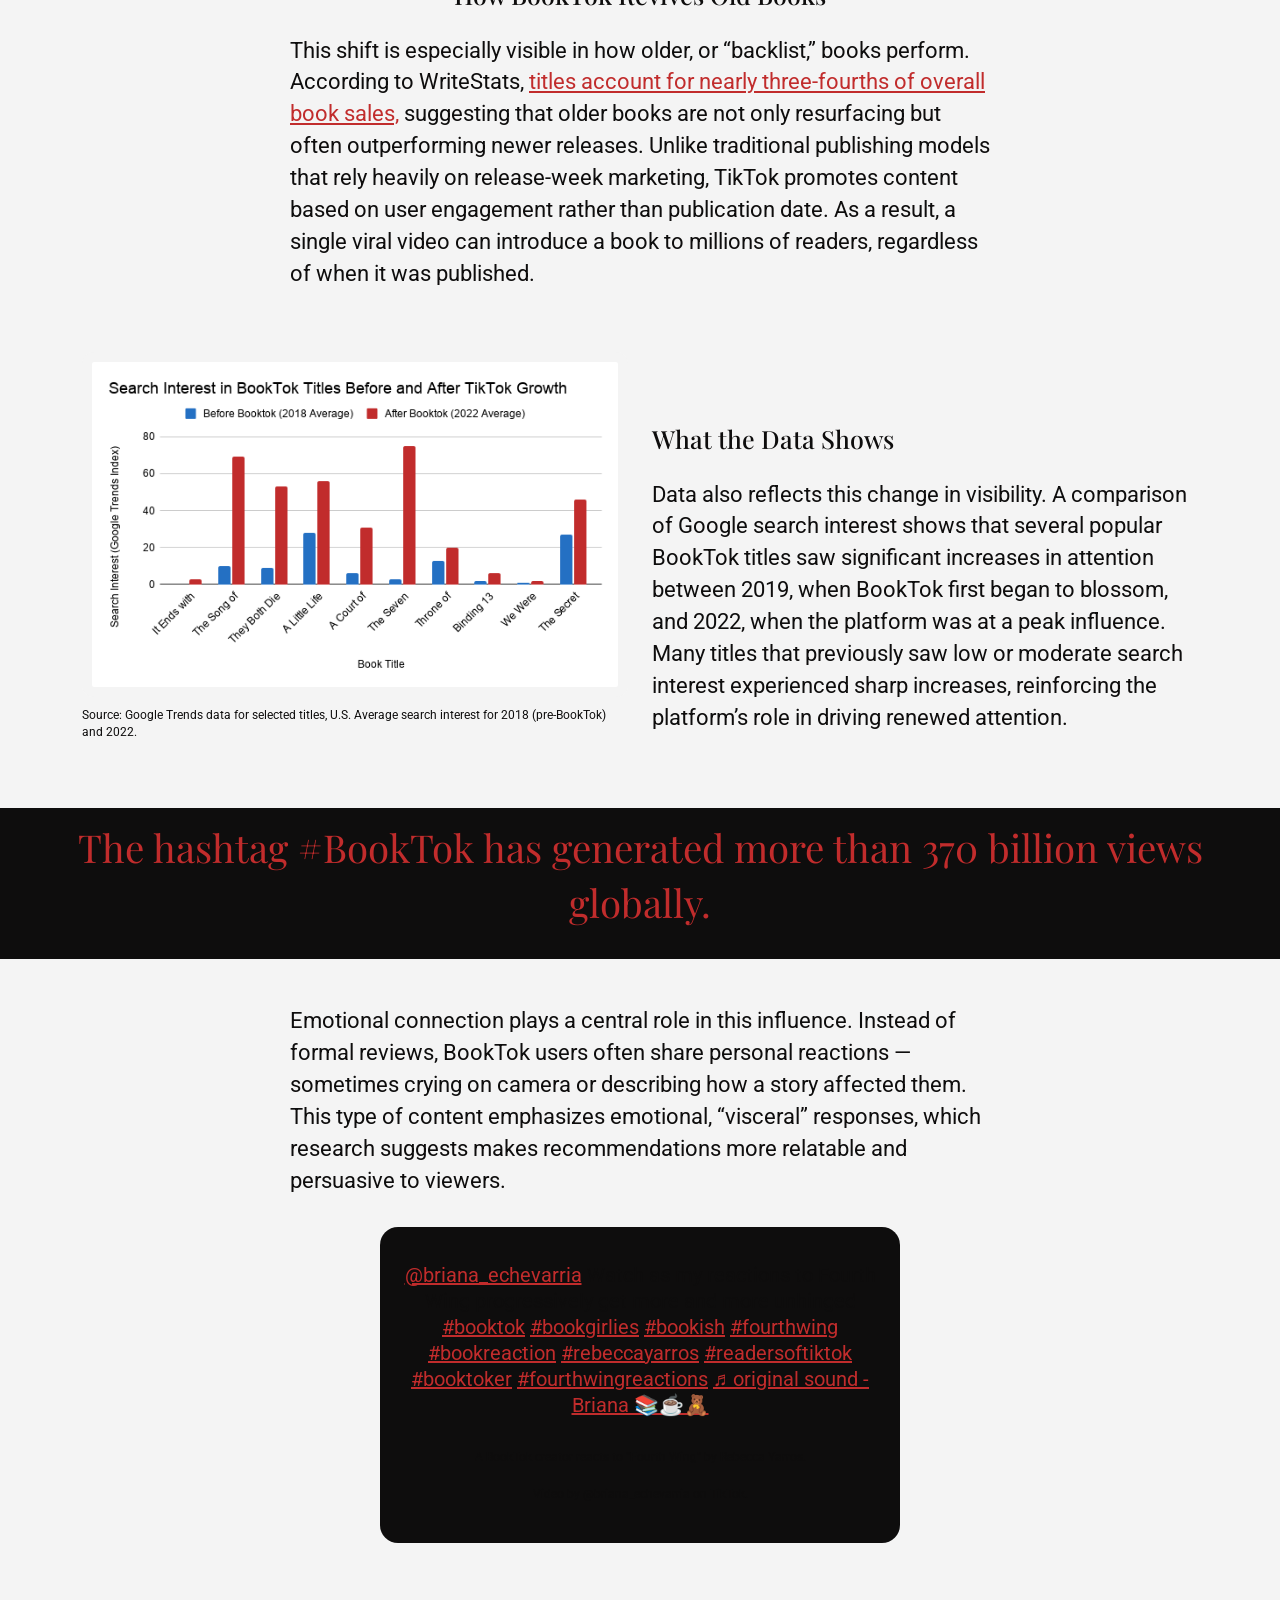
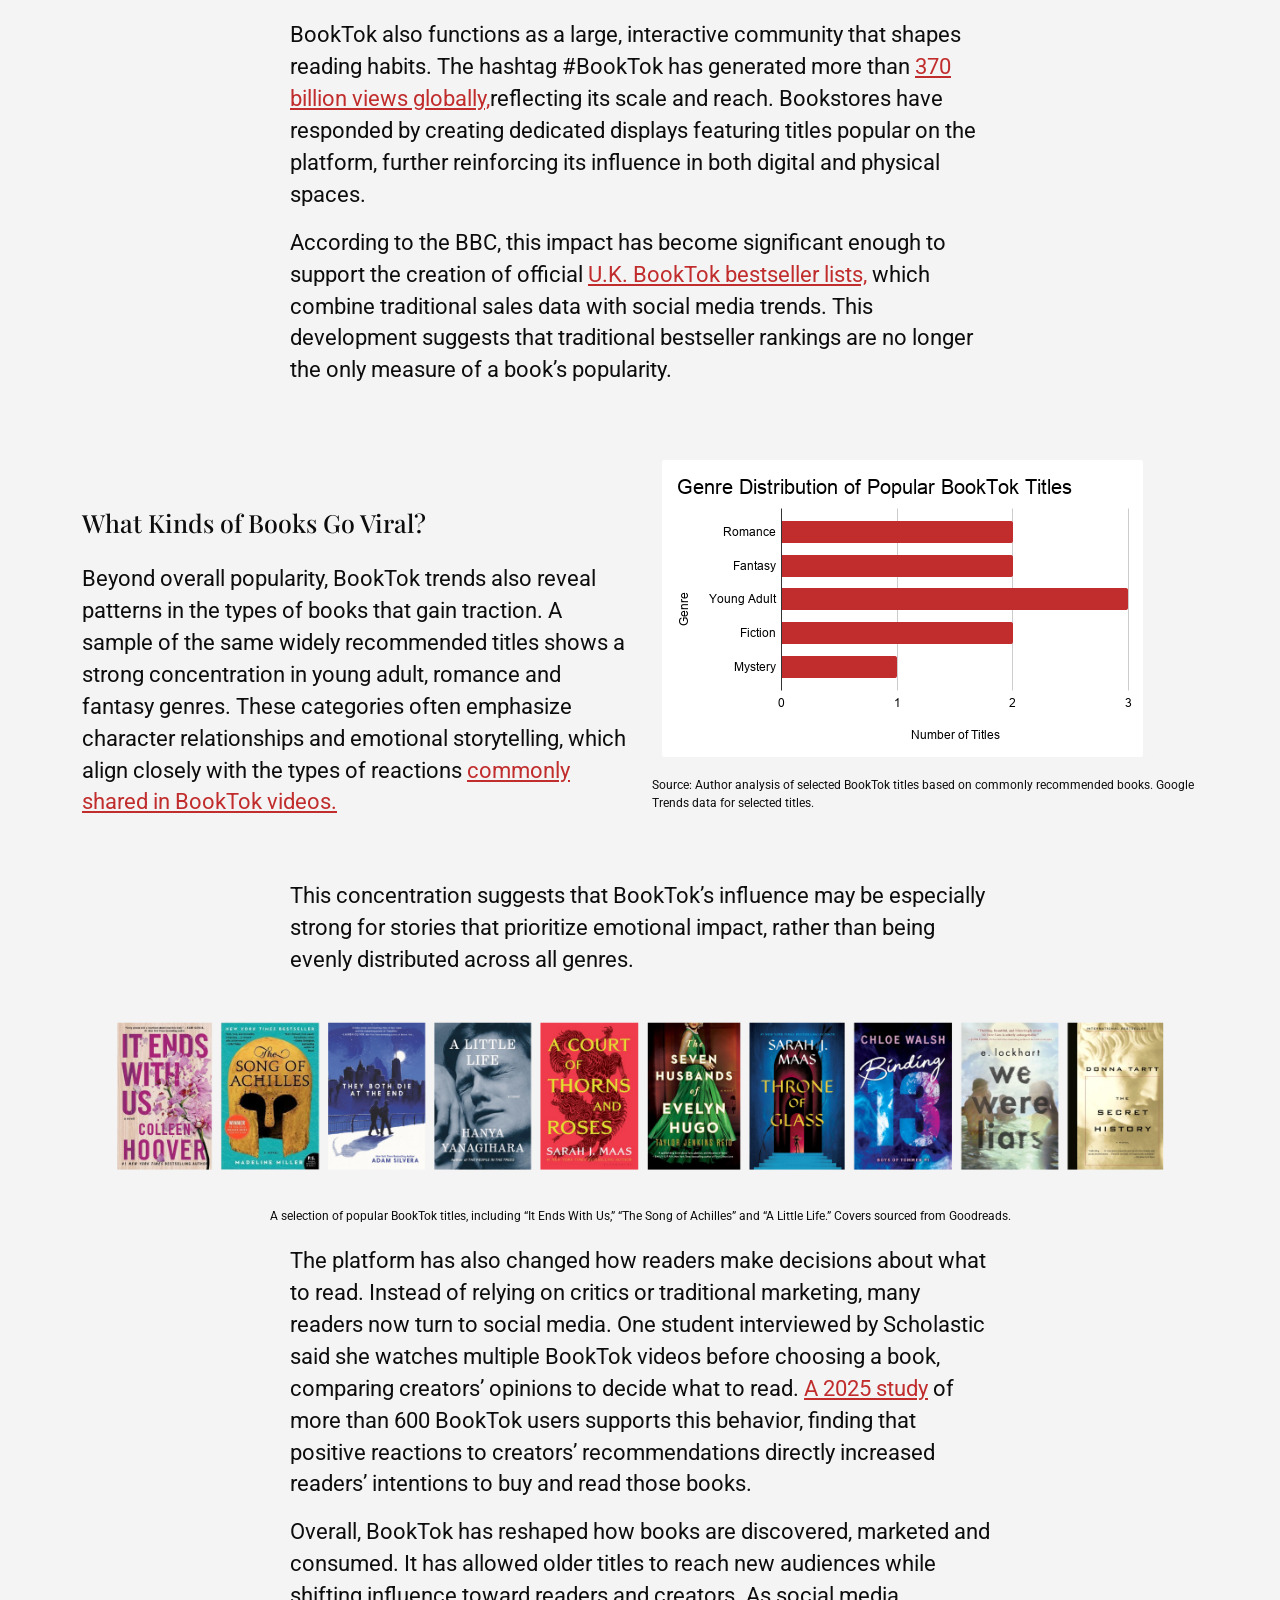
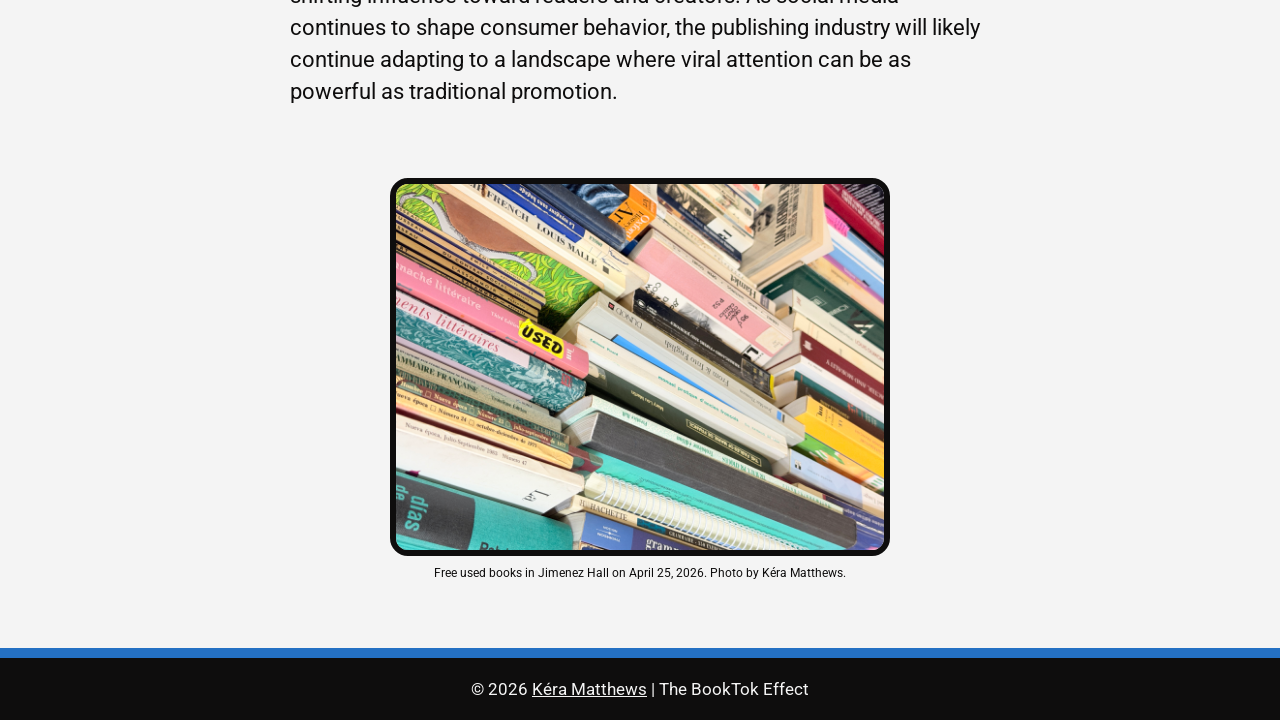
<file: projects/final/index.html>
<!DOCTYPE html>
<html lang="en">

<head>
    <meta charset="UTF-8">
    <meta name="viewport" content="width=device-width, initial-scale=1.0">
    <!-- meta -->
    <title>BookTok's Impact on Reading Industry</title>
    <meta name="description"
        content="TikTok, known primarily for dance trends and short videos, has become a major force in the publishing industry. Its “BookTok” community has changed how readers discover books, often pushing older titles back onto bestseller lists and giving them a second life years after publication.">
    <!-- css -->
    <link href="https://cdn.jsdelivr.net/npm/bootstrap@5.3.8/dist/css/bootstrap.min.css" rel="stylesheet"
        integrity="sha384-sRIl4kxILFvY47J16cr9ZwB07vP4J8+LH7qKQnuqkuIAvNWLzeN8tE5YBujZqJLB" crossorigin="anonymous">
    <link rel="stylesheet" href="css/style.css">
    <!--font -->
    <link
        href="https://fonts.googleapis.com/css2?family=Google+Sans+Flex:opsz,wght@6..144,1..1000&family=Playfair+Display:ital,wght@0,400..900;1,400..900&family=Prompt:ital,wght@0,100;0,200;0,300;0,400;0,500;0,600;0,700;0,800;0,900;1,100;1,200;1,300;1,400;1,500;1,600;1,700;1,800;1,900&display=swap"
        rel="stylesheet">
    <link rel="preconnect" href="https://fonts.googleapis.com">
    <link rel="preconnect" href="https://fonts.gstatic.com" crossorigin>
    <link href="https://fonts.googleapis.com/css2?family=Roboto:ital,wght@0,100..900;1,100..900&display=swap"
        rel="stylesheet">
    <!-- js -->
    <script src="https://cdn.jsdelivr.net/npm/@popperjs/core@2.11.8/dist/umd/popper.min.js"
        integrity="sha384-I7E8VVD/ismYTF4hNIPjVp/Zjvgyol6VFvRkX/vR+Vc4jQkC+hVqc2pM8ODewa9r"
        crossorigin="anonymous"></script>
    <script src="https://cdn.jsdelivr.net/npm/bootstrap@5.3.8/dist/js/bootstrap.min.js"
        integrity="sha384-G/EV+4j2dNv+tEPo3++6LCgdCROaejBqfUeNjuKAiuXbjrxilcCdDz6ZAVfHWe1Y"
        crossorigin="anonymous"></script>
</head>

<body>
    <header class="container-fluid text-center py-3 mb-5">
        <div class="header-design">
            <h1> The BookTok Effect</h1>
            <h2>How the publishing industry has flourished from social media book recommendations</h2>
            <p>By: Kéra Matthews</p>
        </div>
    </header>
    <main>
        <section class="container my-5">
            <div class="booktok table">
                <img src="img/booktok-table.jpg" class="img-fluid"
                    alt="Table of popular books from social media laid out on a Barnes and Noble table.">
                <div class="caption">
                    A Barnes & Noble display highlights books popular on BookTok. Photo by Suzanne Perez / KMUW.
                </div>
            </div>
        </section>
        <section class="container my-3">
            <p>
                TikTok, known primarily for dance trends and short videos, has become a major force in the publishing
                industry. Its “BookTok” community has changed how readers discover books, often pushing older titles
                back onto bestseller lists and giving them a second life years after publication.
            </p>
            <p>
                BookTok is a community on TikTok where users share short videos recommending, reviewing, and reacting to
                books. The space grew rapidly during the COVID-19 pandemic and is <a
                    href="https://kpcnotebook.scholastic.com/post/rise-booktok-how-social-media-influences-reading-trends">especially
                    popular among younger
                    readers,</a> who use it to discover new titles and discuss their favorite stories.
            </p>
            <p>
                For example, “It Ends With Us,” a romance novel published in 2016 by Colleen Hoover, saw a significant
                rise in sales years later after gaining attention on TikTok. Other titles have followed a similar
                pattern. Books such as “The Song of Achilles,” released in 2011, and “A Little Life,” published in 2015,
                returned to bestseller lists <a
                    href="https://www.publishersweekly.com/pw/by-topic/industry-news/bookselling/article/87304-how-tiktok-makes-backlist-books-into-bestsellers.html">after
                    gaining popularity on BookTok.</a> These resurgences highlight a shift in
                how books succeed, with popularity no longer tied solely to a book’s release.
            </p>
            <h2 class="text-center">How BookTok Revives Old Books</h2>
            <p>
                This shift is especially visible in how older, or “backlist,” books perform. According to WriteStats,
                <a
                    href="https://writestats.com/old-books-new-millions-the-backlist-book-marketing-strategy-winning-on-booktok/">titles
                    account for nearly three-fourths of overall book sales,</a> suggesting that older books are
                not only resurfacing but often outperforming newer releases. Unlike traditional publishing models that
                rely heavily on release-week marketing, TikTok promotes content based on user engagement rather than
                publication date. As a result, a single viral video can introduce a book to millions of readers,
                regardless of when it was published.
            </p>
        </section>
        <section class="container my-3">
            <div class="search interest data">
                <div class="row justify-content-center align-items-center">
                    <div class="col-md-6">
                        <img src="img/search-interest.jpg" class="img-fluid"
                            alt="Column chart, representing a distribution of popular BookTok titles and their growth after social media.">
                        <p class="caption">Source: Google Trends data for selected titles, U.S. Average search
                            interest for 2018 (pre-BookTok) and 2022.</p>
                    </div>
                    <div class="col-md-6">
                        <h2>What the Data Shows</h2>
                        <p>
                            Data also reflects this change in visibility. A comparison of Google search interest shows
                            that several
                            popular BookTok titles saw significant increases in attention between 2019, when BookTok
                            first began to
                            blossom, and 2022, when the platform was at a peak influence. Many titles that previously
                            saw low or
                            moderate search interest experienced sharp increases, reinforcing the platform’s role in
                            driving renewed
                            attention.
                        </p>
                    </div>
                </div>
            </div>
        </section>
        <section class="pull-quote text-center">
            <div class="quote-graphic">
                <p>The hashtag #BookTok has generated more than 370 billion views globally.</p>
            </div>
        </section>
        <section class="container my-3">
            <p>
                Emotional connection plays a central role in this influence. Instead of formal reviews, BookTok users
                often share personal reactions — sometimes crying on camera or describing how a story affected them.
                This type of content emphasizes emotional, “visceral” responses, which research suggests makes
                recommendations more relatable and persuasive to viewers.
            </p>
            <div class="booktok-video">
                <div class="video-card">
                    <blockquote class="tiktok-embed"
                        cite="https://www.tiktok.com/@briana_echevarria/video/7331104582665243947"
                        data-video-id="7331104582665243947" style="max-width: 605px;min-width: 325px;">
                        <section> <a target="_blank" title="@briana_echevarria"
                                href="https://www.tiktok.com/@briana_echevarria?refer=embed">@briana_echevarria</a>
                            Watch as
                            my reactions to Fourth Wing progressively get more and more unhinged <a title="booktok"
                                target="_blank" href="https://www.tiktok.com/tag/booktok?refer=embed">#booktok</a> <a
                                title="bookgirlies" target="_blank"
                                href="https://www.tiktok.com/tag/bookgirlies?refer=embed">#bookgirlies</a> <a
                                title="bookish" target="_blank"
                                href="https://www.tiktok.com/tag/bookish?refer=embed">#bookish</a> <a title="fourthwing"
                                target="_blank" href="https://www.tiktok.com/tag/fourthwing?refer=embed">#fourthwing</a>
                            <a title="bookreaction" target="_blank"
                                href="https://www.tiktok.com/tag/bookreaction?refer=embed">#bookreaction</a> <a
                                title="rebeccayarros" target="_blank"
                                href="https://www.tiktok.com/tag/rebeccayarros?refer=embed">#rebeccayarros</a> <a
                                title="readersoftiktok" target="_blank"
                                href="https://www.tiktok.com/tag/readersoftiktok?refer=embed">#readersoftiktok</a> <a
                                title="booktoker" target="_blank"
                                href="https://www.tiktok.com/tag/booktoker?refer=embed">#booktoker</a> <a
                                title="fourthwingreactions" target="_blank"
                                href="https://www.tiktok.com/tag/fourthwingreactions?refer=embed">#fourthwingreactions</a>
                            <a target="_blank" title="♬ original sound - Briana 📚☕️🧸"
                                href="https://www.tiktok.com/music/original-sound-7331104753780345646?refer=embed">♬
                                original sound - Briana 📚☕️🧸</a>
                        </section>
                    </blockquote>
                    <script async src="https://www.tiktok.com/embed.js"></script>
                    <p class="caption">
                        A BookTok creator reacts to “Fourth Wing” by Rebecca Yarros.
                    </p>
                    <p class="caption">
                        Video by @briana_echevarria on TikTok.
                    </p>
                </div>
            </div>
            </div>
        </section>
        <section class="container my-3">
            <p>
                BookTok also functions as a large, interactive community that shapes reading habits. The hashtag
                #BookTok has generated more than <a
                    href="https://writestats.com/booktok-for-authors-how-tiktok-is-driving-59-million-book-sales">370
                    billion views globally,</a>reflecting its scale and reach. Bookstores
                have responded by creating dedicated displays featuring titles popular on the platform, further
                reinforcing its influence in both digital and physical spaces.
            </p>
            <p>
                According to the BBC, this impact has become significant enough to support the creation of official <a
                    href="https://www.bbc.com/news/articles/c5yxmy5gnd0o">U.K. BookTok bestseller lists,</a>
                which combine traditional sales data with social media trends. This
                development suggests that traditional bestseller rankings are no longer the only measure of a book’s
                popularity.
            </p>
        </section>
        <section class="container my-3">
            <div class="row justify-content-center align-items-center">

                <div class="col-md-6">
                    <h2>What Kinds of Books Go Viral?</h2>
                    <p>
                        Beyond overall popularity, BookTok trends also reveal patterns in the types of books that gain
                        traction. A sample of the same widely recommended titles shows a strong concentration in young
                        adult,
                        romance and
                        fantasy genres. These categories often emphasize character relationships and emotional
                        storytelling,
                        which align closely with the types of reactions <a
                            href="https://www.bbc.com/news/articles/c5yxmy5gnd0o">commonly shared in BookTok videos.</a>
                    </p>
                </div>

                <div class="col-md-6">
                    <img src="img/genres.jpg" class="img-fluid"
                        alt="Bar chart representing the distribution of genres among popular BookTok titles">
                    <p class="caption">Source: Author analysis of selected BookTok titles based on commonly recommended
                        books. Google Trends data for selected titles.</p>
                </div>

            </div>
        </section>
        <section class="container my-3">
            <p>
                This concentration suggests that BookTok’s influence may be especially strong for stories that
                prioritize emotional impact, rather than being evenly distributed across all genres.
            </p>
            <div class="booktok-graphic text-center">
                <img src="img/booktoklayout.jpg" class="img-fluid"
                    alt="book cover images of widely popular and commonly mentioned BookTok books">
                <p class="caption"> A selection of popular BookTok titles, including “It Ends With Us,” “The Song of
                    Achilles” and “A Little Life.” Covers sourced from Goodreads.</p>
            </div>
            <p>
                The platform has also changed how readers make decisions about what to read. Instead of relying on
                critics or traditional marketing, many readers now turn to social media. One student interviewed by
                Scholastic said she watches multiple BookTok videos before choosing a book, comparing creators’ opinions
                to decide what to read. <a href="https://link.springer.com/article/10.1007/s13278-025-01542-8">A 2025
                    study</a> of more than 600 BookTok users supports this behavior, finding that
                positive reactions to creators’ recommendations directly increased readers’ intentions to buy and read
                those books.
            </p>
            <p>
                Overall, BookTok has reshaped how books are discovered, marketed and consumed. It has allowed older
                titles to reach new audiences while shifting influence toward readers and creators. As social media
                continues to shape consumer behavior, the publishing industry will likely continue adapting to a
                landscape where viral attention can be as powerful as traditional promotion.
            </p>
        </section>
        <section class="container my-4">
            <div class="books-image text-center">
                <img src="img/books.jpg" class="img-fluid"
                    alt="An array of free used books given away in Jimenez Hall on April 25, 2026.">
                <div class="caption">
                    Free used books in Jimenez Hall on April 25, 2026. Photo by Kéra Matthews.
                </div>
            </div>
        </section>
    </main>
    <footer>
        <p>© 2026 <a href="https://keramatthews.github.io/">Kéra Matthews</a> | The BookTok Effect</p>
    </footer>
</body>

</html>
</file>
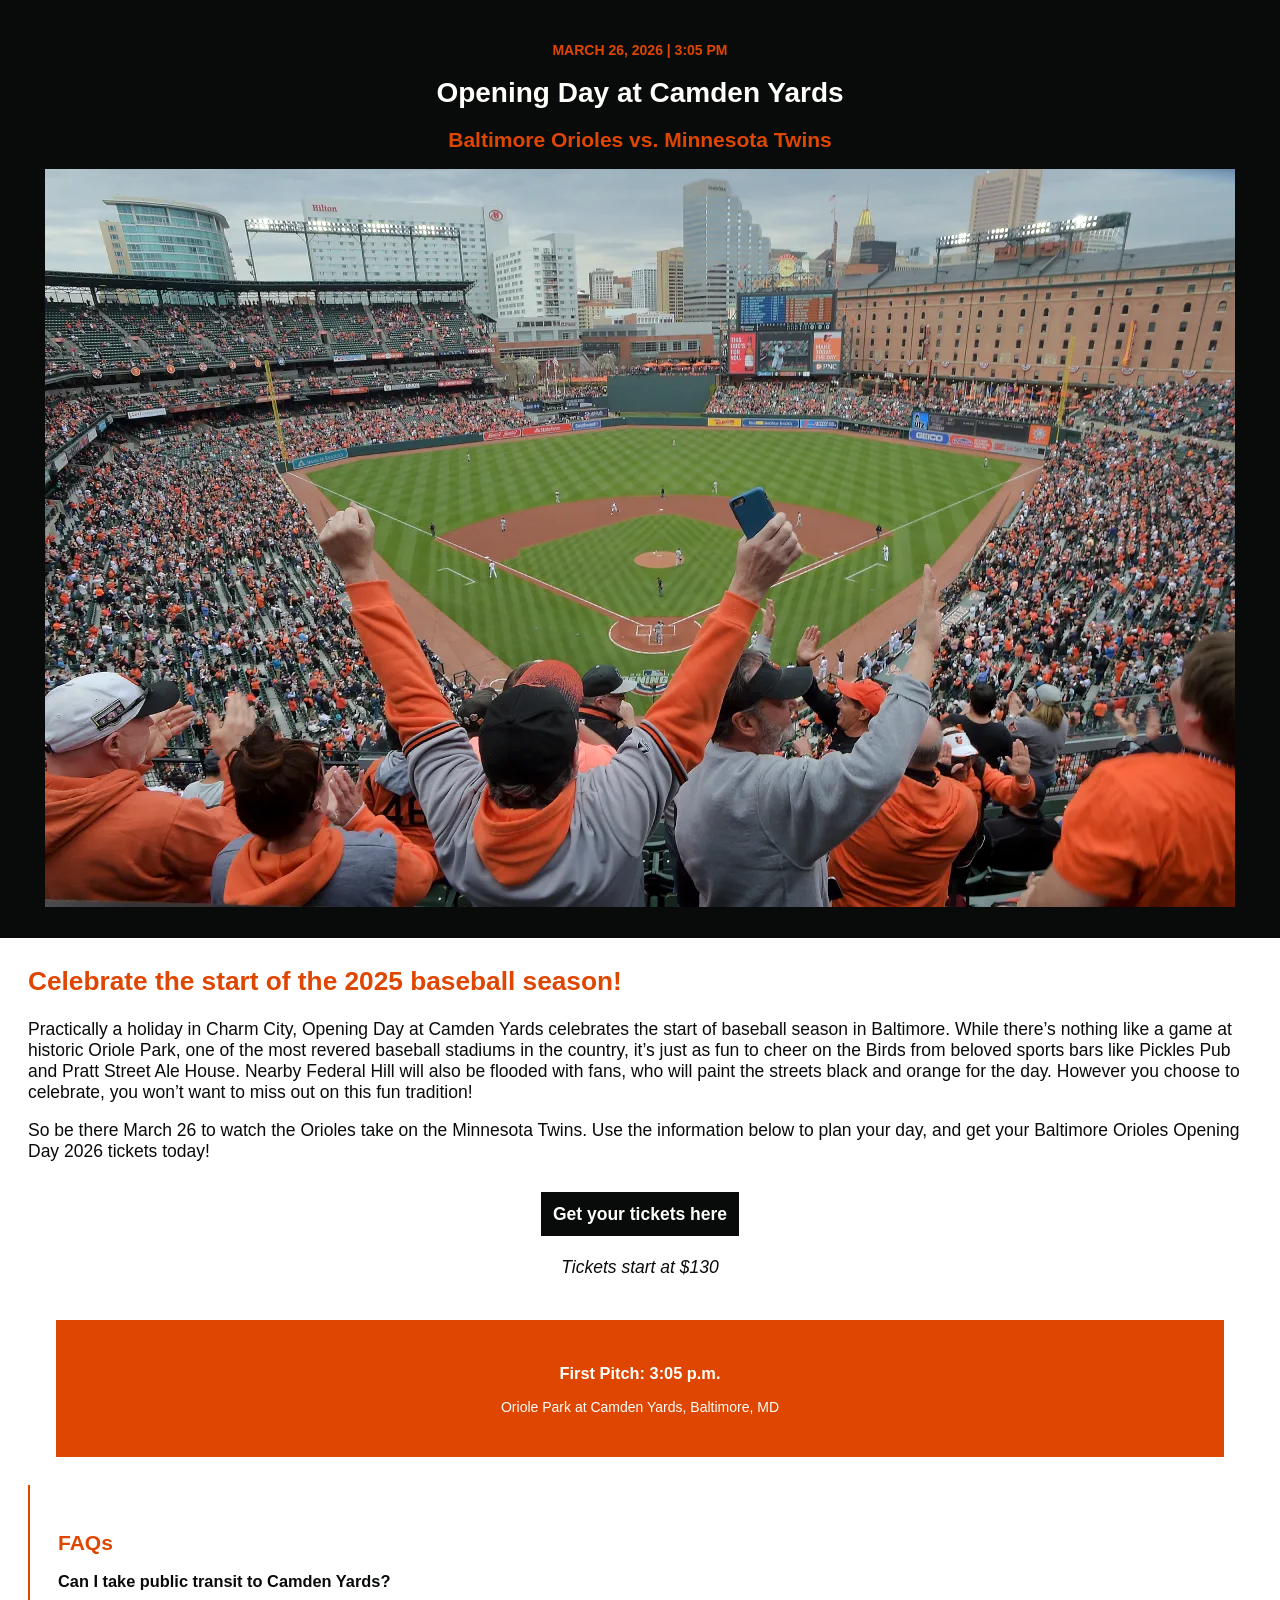
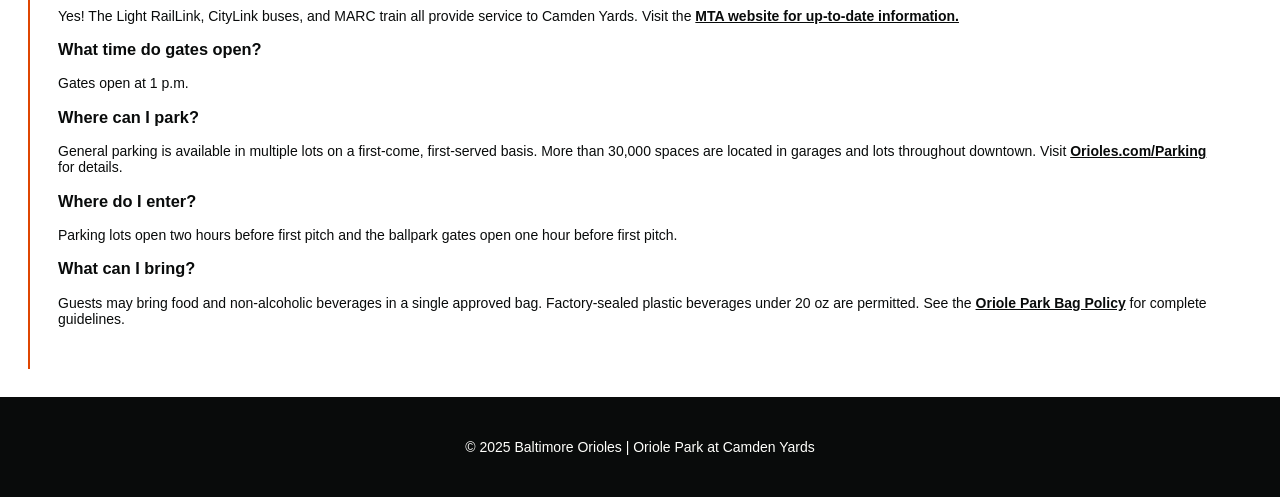
<file: projects/opening-day/index.html>
<!DOCTYPE html>
<html lang="en">

<head>
    <meta charset="UTF-8">
    <meta name="viewport" content="width=device-width, initial-scale=1.0">
    <title>Opening Day at Camden Yards</title>
    <meta name="description"
        content="Practically a holiday in Charm City, Opening Day at Camden Yards celebrates the start of baseball season in Baltimore. be there March 26 to watch the Orioles take on the Minnesota Twins.">
    <link rel="stylesheet" href="css/style.css">
</head>

<body>
    <header>
        <p class="date-time">March 26, 2026 | 3:05 pm</p>
        <h1>Opening Day at Camden Yards</h1>
        <h2>Baltimore Orioles vs. Minnesota Twins</h2>
        <img src="img/opening-day.png"
            alt="A lively baseball game at a packed stadium. Fans in orange cheer enthusiastically, arms raised. The field is lush, surrounded by city buildings. Energetic atmosphere.">
    </header>
    <main>
        <section class="intro">
            <h2>Celebrate the start of the 2025 baseball season!</h2>
            <p>Practically a holiday in Charm City, Opening Day at Camden Yards celebrates the start of baseball season
                in
                Baltimore. While there’s nothing like a game at historic Oriole Park, one of the most revered baseball
                stadiums in the country, it’s just as fun to cheer on the Birds from beloved sports bars like Pickles
                Pub
                and Pratt Street Ale House. Nearby Federal Hill will also be flooded with fans, who will paint the
                streets
                black and orange for the day. However you choose to celebrate, you won’t want to miss out on this fun
                tradition!</p>
            <p>So be there March 26 to watch the Orioles take on the Minnesota Twins. Use the information below to plan
                your day, and get your Baltimore Orioles Opening Day 2026 tickets today!</p>
            <div class="tickets">
                <p><a href="https://www.ticketmaster.com/event/Z7r9jZ1A7QFob">Get your tickets here</a></p>
                <p><em>Tickets start at $130</em></p>
            </div>
        </section>
        <section class="game-details">
            <h3>First Pitch: 3:05 p.m.</h3>
            <p>Oriole Park at Camden Yards, Baltimore, MD</p>
        </section>
        <section class="faq">
            <h2>FAQs</h2>
            <h3>Can I take public transit to Camden Yards?</h3>
            <p>Yes! The Light RailLink, CityLink buses, and MARC train all provide service to Camden Yards. Visit the <a
                    href="https://www.mta.maryland.gov/">MTA
                    website for up-to-date information.</a></p>
            <h3>What time do gates open?</h3>
            <p>Gates open at 1 p.m.</p>
            <h3>Where can I park?</h3>
            <p>General parking is available in multiple lots on a first-come, first-served basis. More than 30,000
                spaces are located in garages and lots throughout downtown. Visit <a
                    href="https://www.mlb.com/orioles/ballpark/transportation">Orioles.com/Parking</a> for details.</p>
            <h3>Where do I enter?</h3>
            <p>Parking lots open two hours before first pitch and the ballpark gates open one hour before first pitch.
            </p>
            <h3>What can I bring?</h3>
            <p>Guests may bring food and non-alcoholic beverages in a single approved bag. Factory-sealed plastic
                beverages under 20 oz are permitted.
                See the <a href="https://www.mlb.com/orioles/ballpark/information/guide#b-content">Oriole
                    Park Bag Policy</a> for complete guidelines.</p>
        </section>
    </main>
    <footer>
        <p>© 2025 Baltimore Orioles | Oriole Park at Camden Yards</p>
    </footer>
</body>

</html>
</file>
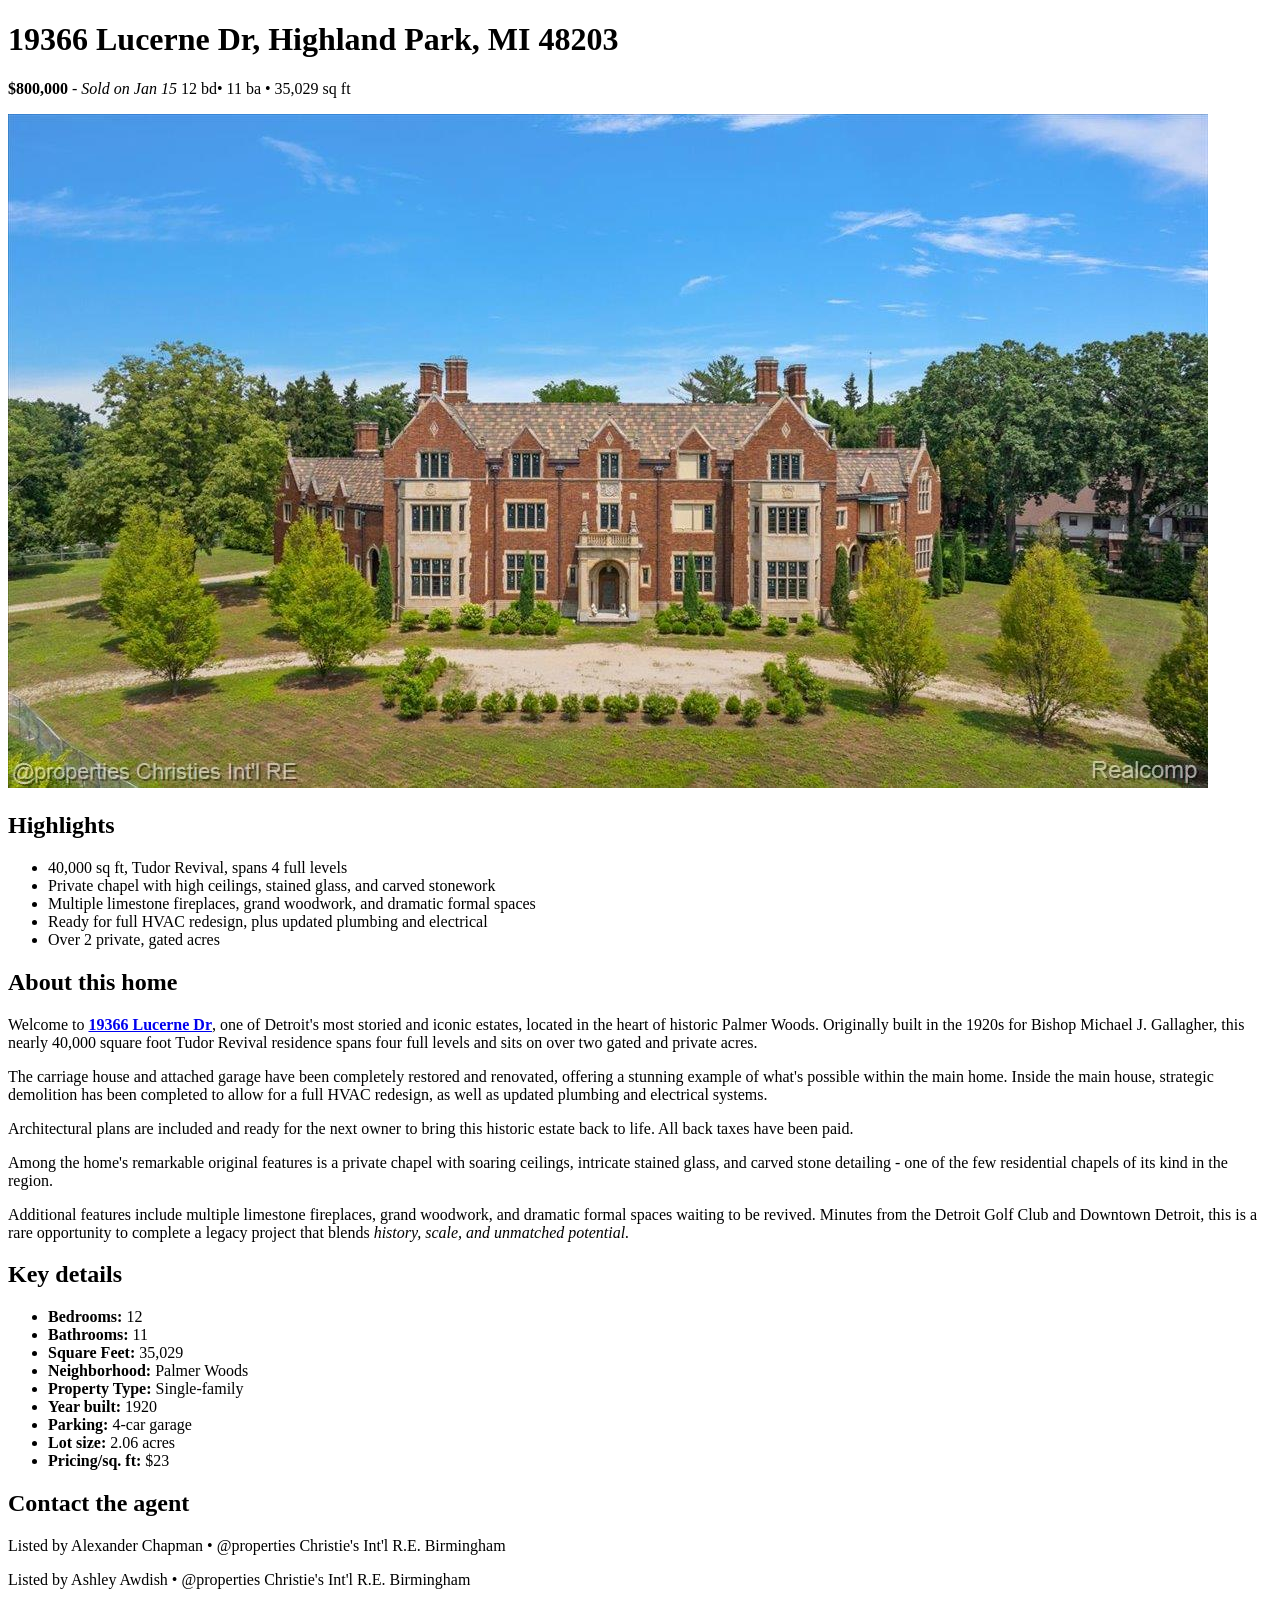
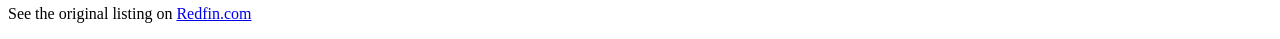
<file: projects/real-estate/index.html>
<!DOCTYPE html>
<html lang="en">

<head>
    <meta charset="UTF-8">
    <meta name="viewport" content="width=device-width, initial-scale=1.0">
    <title>19366 Lucerne Dr, Highland Park, MI 48203</title>
    <meta name="description"
        content="Originally built in the 1920s for Bishop Michael J. Gallagher, this nearly 40,000 square foot Tudor Revival residence spans four full levels and sits on over two gated and private acres.">
</head>

<body>
    <header>
        <h1>19366 Lucerne Dr, Highland Park, MI 48203</h1>
        <p><strong>$800,000</strong> - <em>Sold on Jan 15 </em>12 bd• 11 ba • 35,029 sq ft </p>
        <img src="img/lucerne.jpg"
            alt="Large historic Tudor-style brick mansion in Detroit with multiple chimneys, tall windows, and a symmetrical front entrance, surrounded by trees and a wide front lawn.">
    </header>
    <main>
        <section>
            <h2>Highlights</h2>
            <ul>
                <li>
                    40,000 sq ft, Tudor Revival, spans 4 full levels</li>
                <li> Private chapel with high ceilings, stained glass, and carved stonework </li>
                <li> Multiple limestone fireplaces, grand woodwork, and dramatic formal spaces</li>
                <li>Ready for full HVAC redesign, plus updated plumbing and electrical </li>
                <li>Over 2 private, gated acres</li>
            </ul>
        </section>
        <section>
            <h2>About this home</h2>
            <p>Welcome to <strong><a href="https://maps.app.goo.gl/asYCLpW8ADdbXZiA9">19366 Lucerne
                        Dr</a></strong>, one of Detroit's most storied and iconic estates, located in
                the heart of historic Palmer Woods. Originally built in the 1920s for Bishop Michael J. Gallagher,
                this nearly 40,000 square foot Tudor Revival residence spans four full levels and sits on over two
                gated and private acres.</p>
            <p>The carriage house and attached garage have been completely restored and renovated, offering a
                stunning example of what's possible within the main home. Inside the main house, strategic
                demolition has been completed to allow for a full HVAC redesign, as well as updated plumbing and
                electrical systems.</p>
            <p>Architectural plans are included and ready for the next owner to bring this historic estate back to
                life. All back taxes have been paid.</p>
            <p>Among the home's remarkable original features is a private chapel with soaring ceilings, intricate
                stained glass, and carved stone detailing - one of the few residential chapels of its kind in the
                region.</p>
            <p>Additional features include multiple limestone fireplaces, grand woodwork, and dramatic formal spaces
                waiting to be revived. Minutes from the Detroit Golf Club and Downtown Detroit, this is a rare
                opportunity to complete a legacy project that blends <em>history, scale, and unmatched
                    potential.</em></p>
            </p>
        </section>
        <section>
            <h2>Key details</h2>
            <ul>
                <li><b>Bedrooms:</b> 12 </li>
                <li><b>Bathrooms:</b> 11 </li>
                <li><b>Square Feet:</b> 35,029 </li>
                <li><b>Neighborhood:</b> Palmer Woods</li>
                <li><b>Property Type:</b> Single-family </li>
                <li><b>Year built:</b> 1920 </li>
                <li><b>Parking:</b> 4-car garage </li>
                <li><b>Lot size:</b> 2.06 acres</li>
                <li><b>Pricing/sq. ft:</b> $23 </li>
            </ul>
        </section>
    </main>
    <footer>
        <h2>Contact the agent</h2>
        <p>Listed by Alexander Chapman
            • @properties Christie's Int'l R.E. Birmingham</p>
        <p>Listed by Ashley Awdish
            • @properties Christie's Int'l R.E. Birmingham</p>
        <p>See the original listing on
            <a
                href="https://www.redfin.com/MI/Highland-Park/19366-Lucerne-Dr-48203/home/168670800#property-history">Redfin.com</a>
        </p>
    </footer>
</body>

</html>
</file>
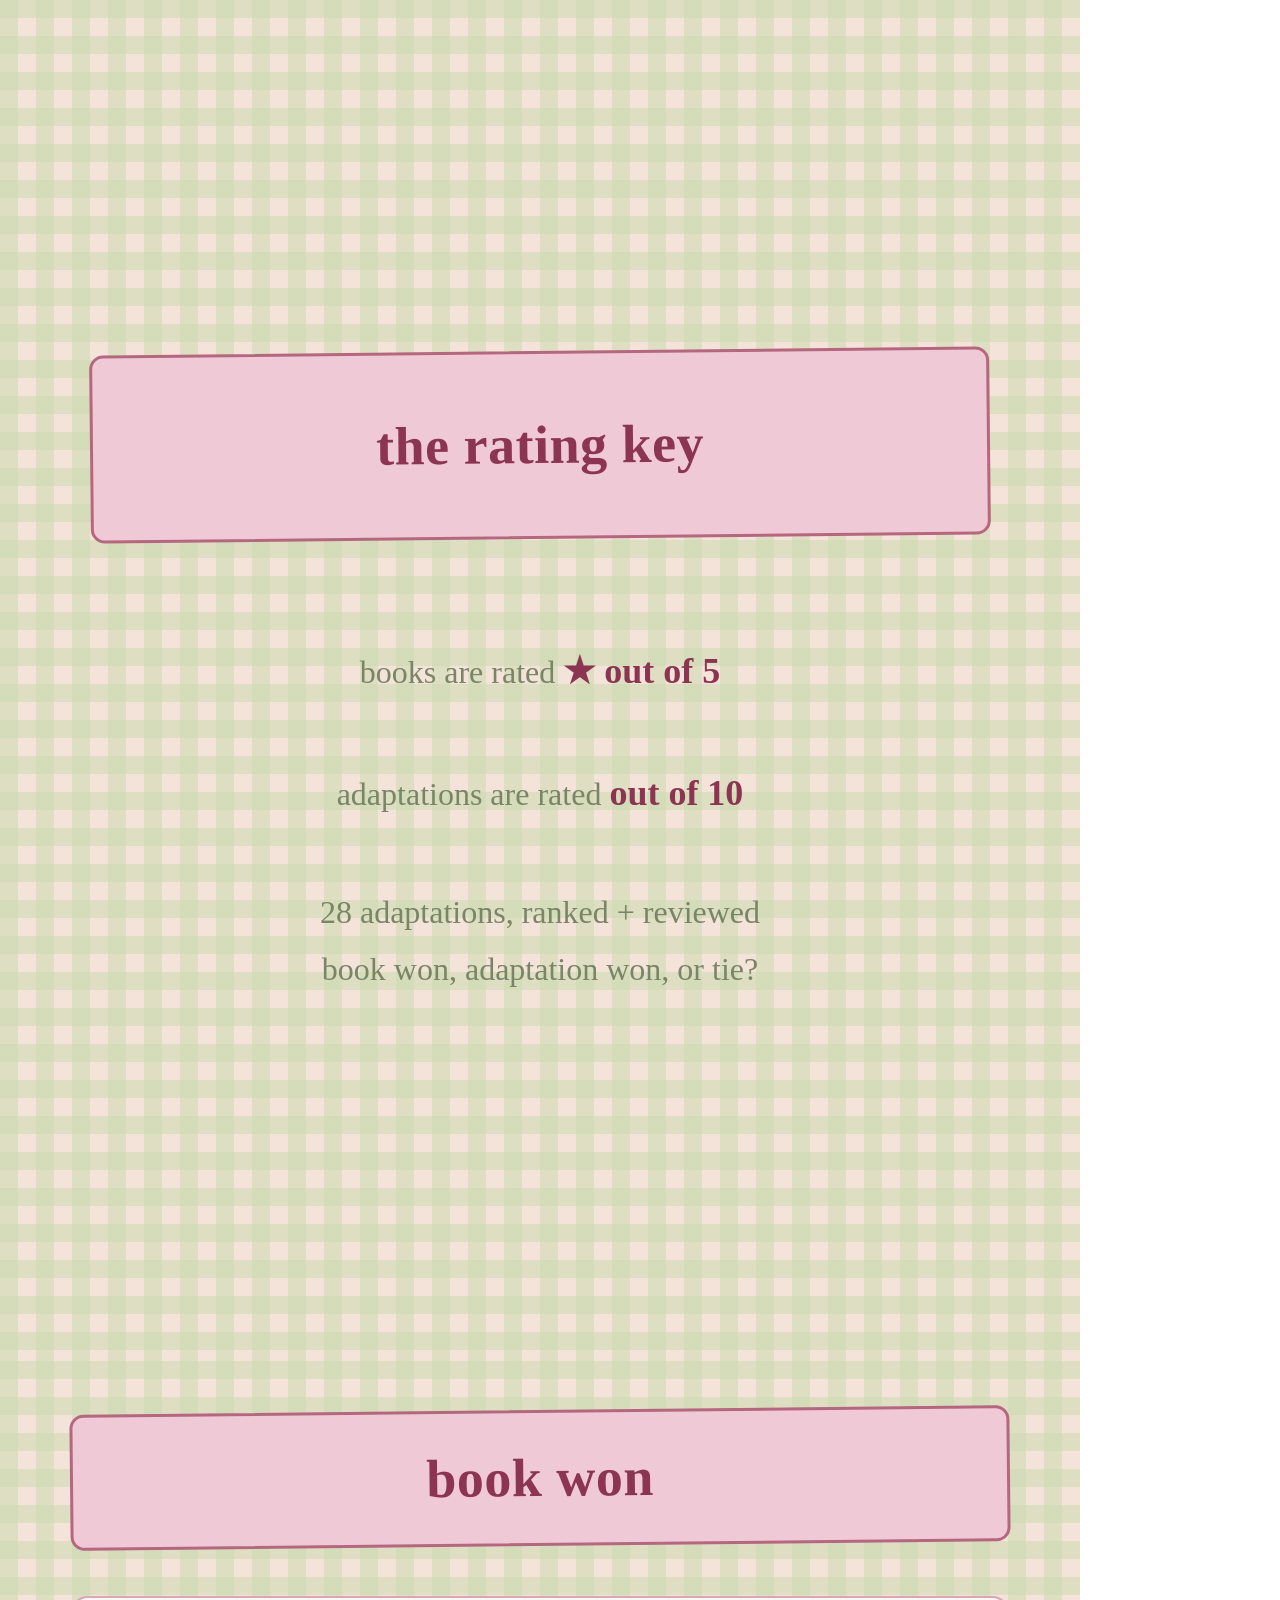
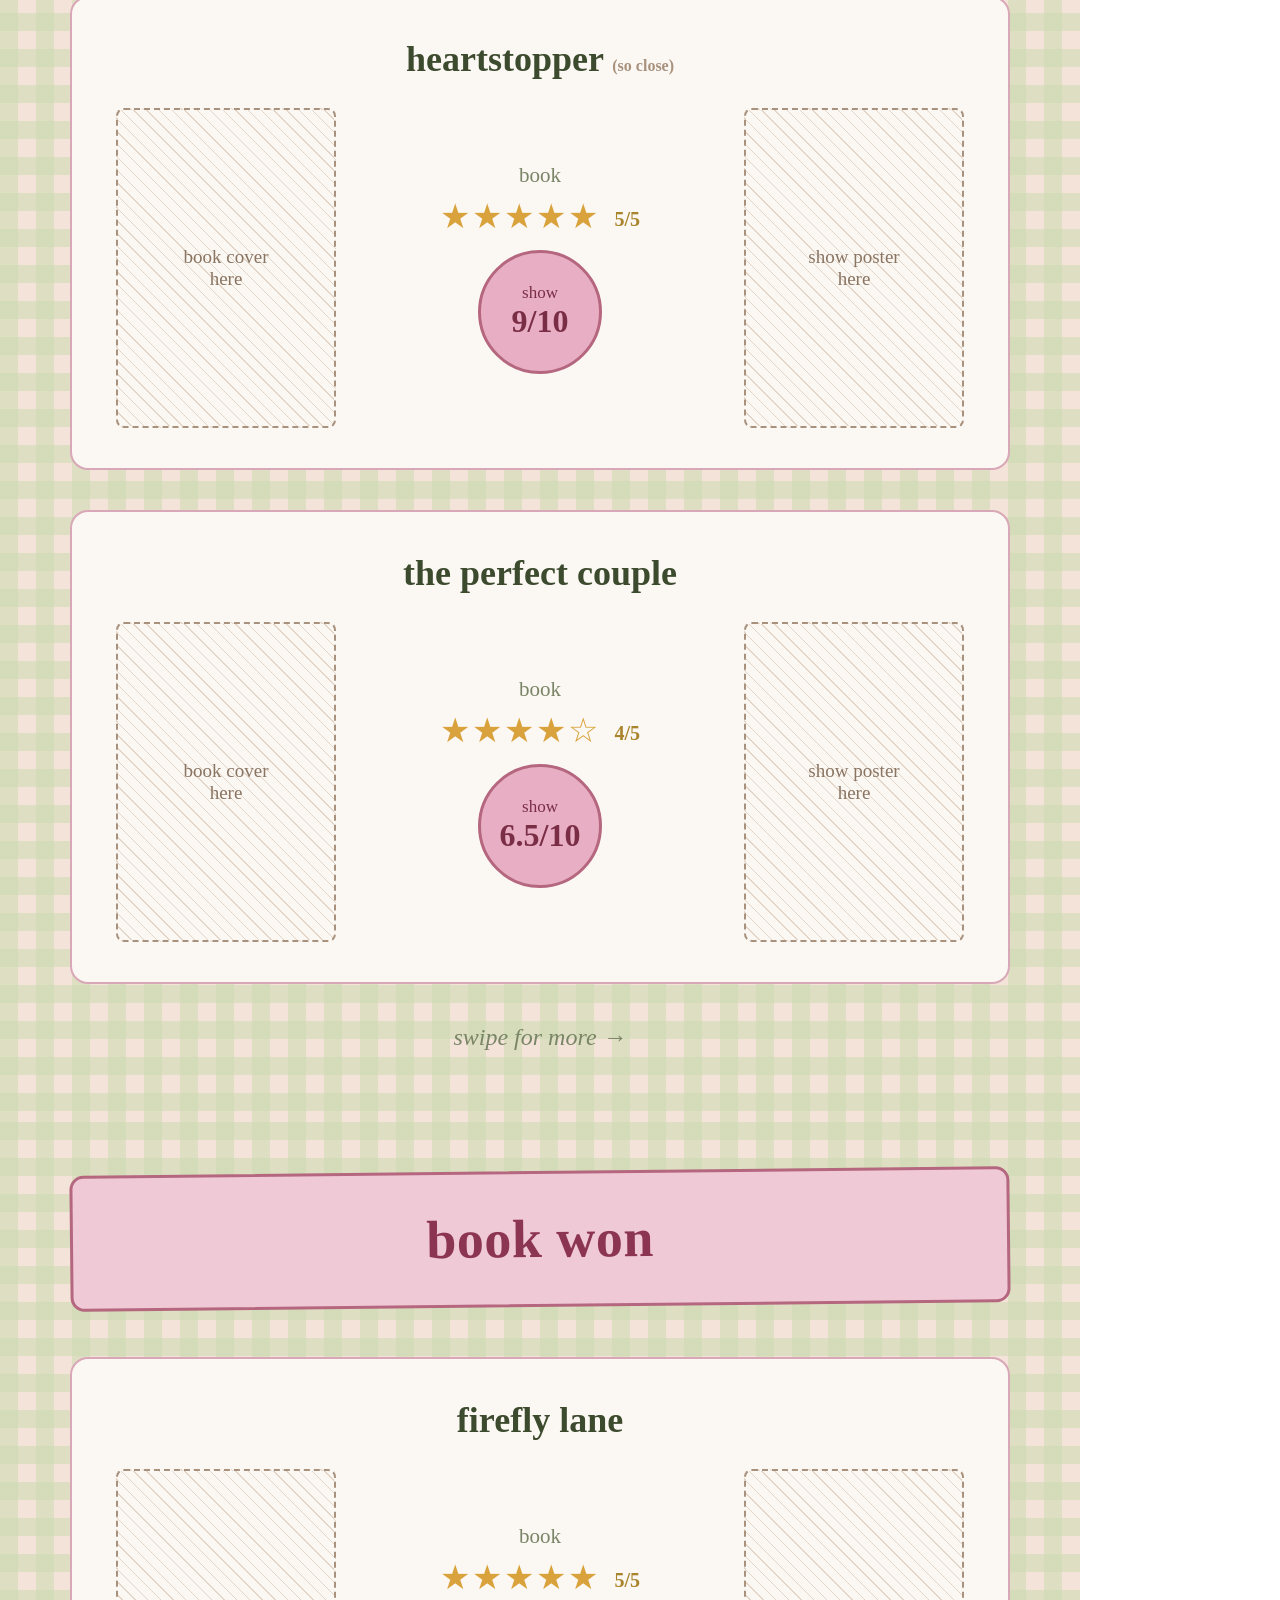
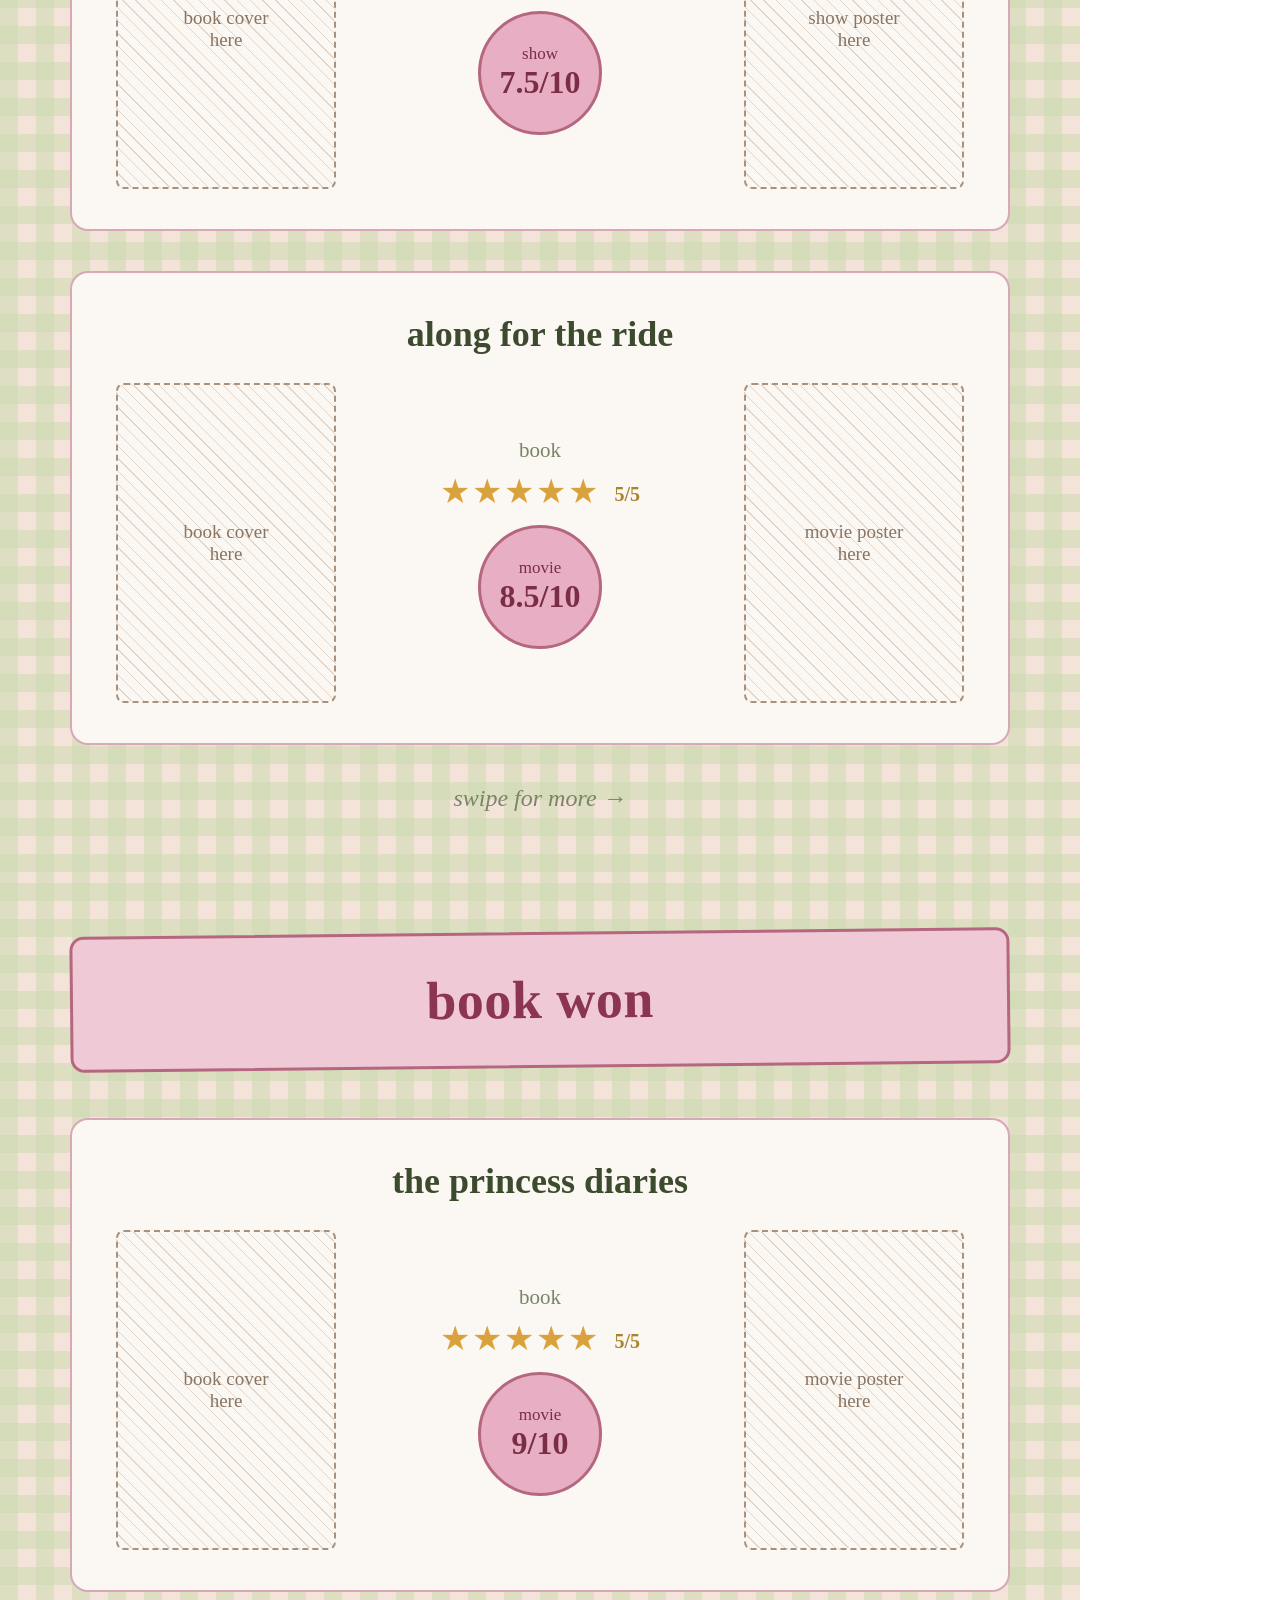
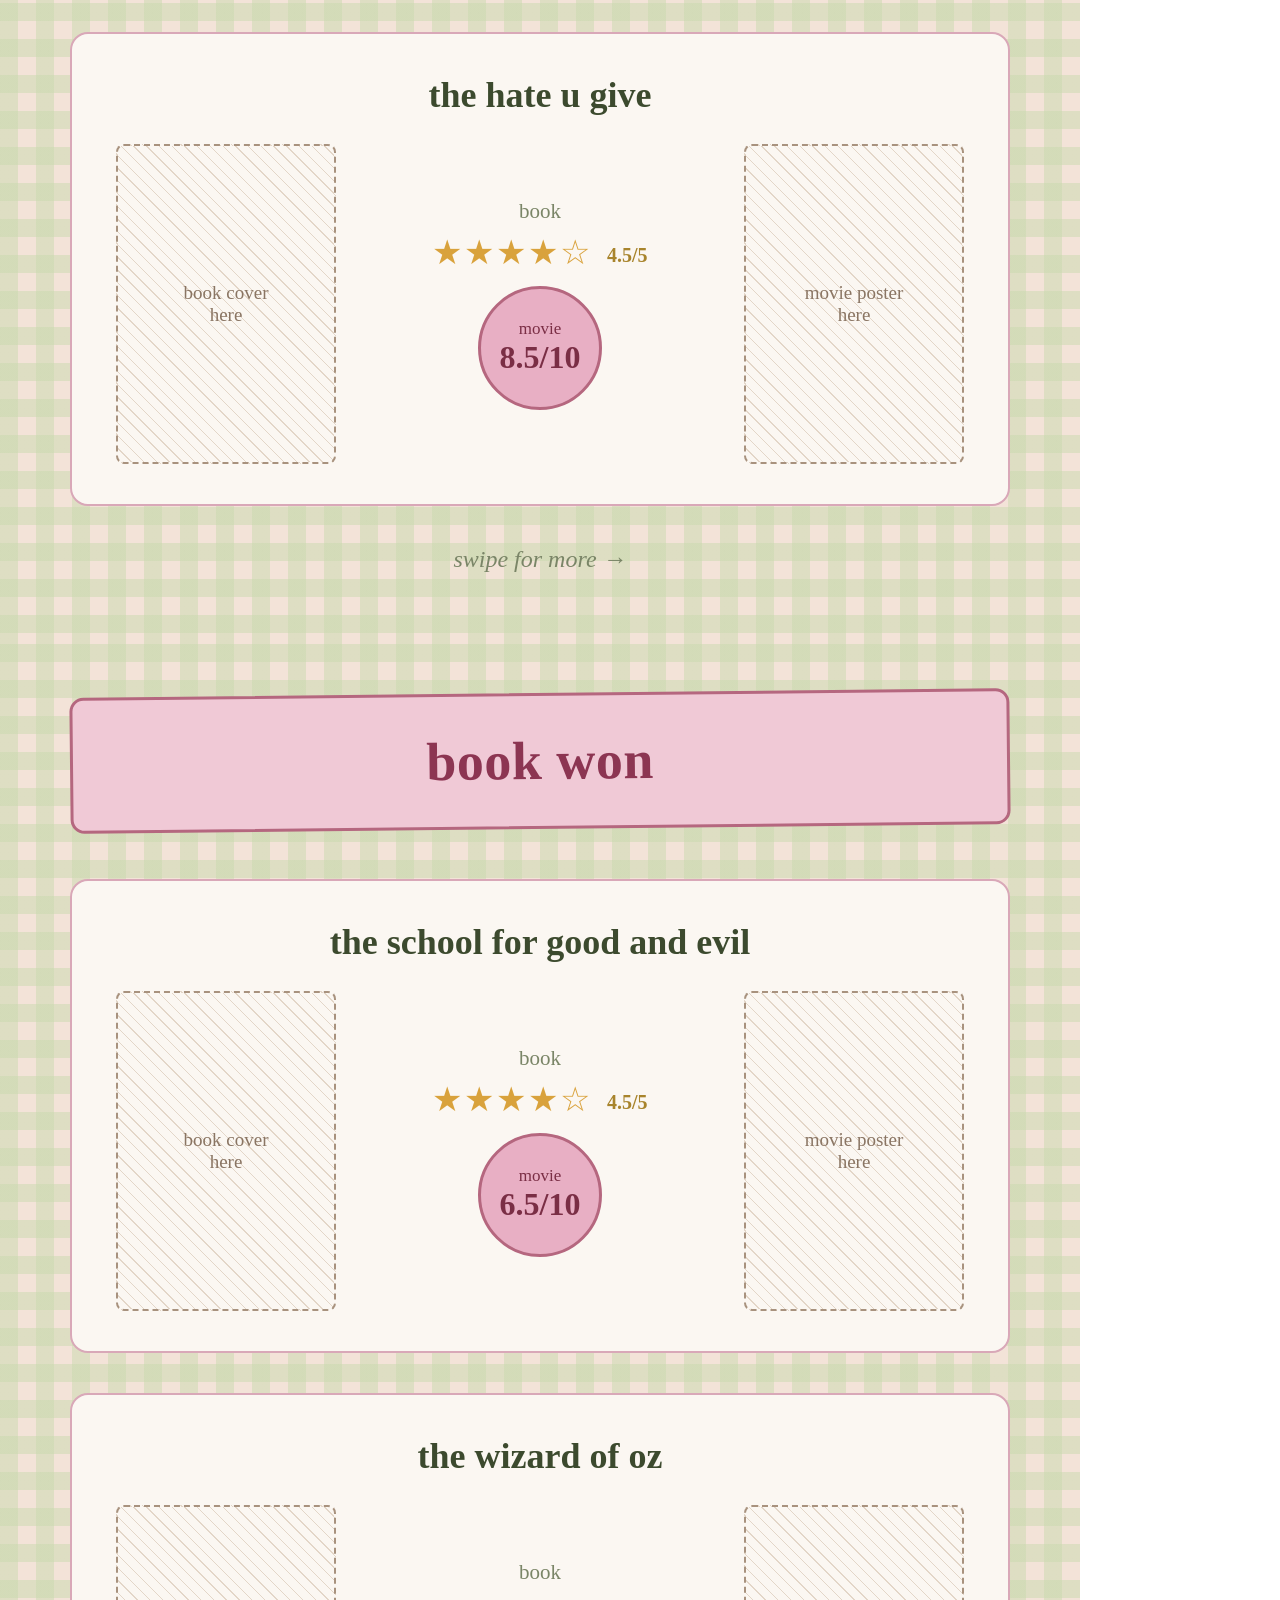
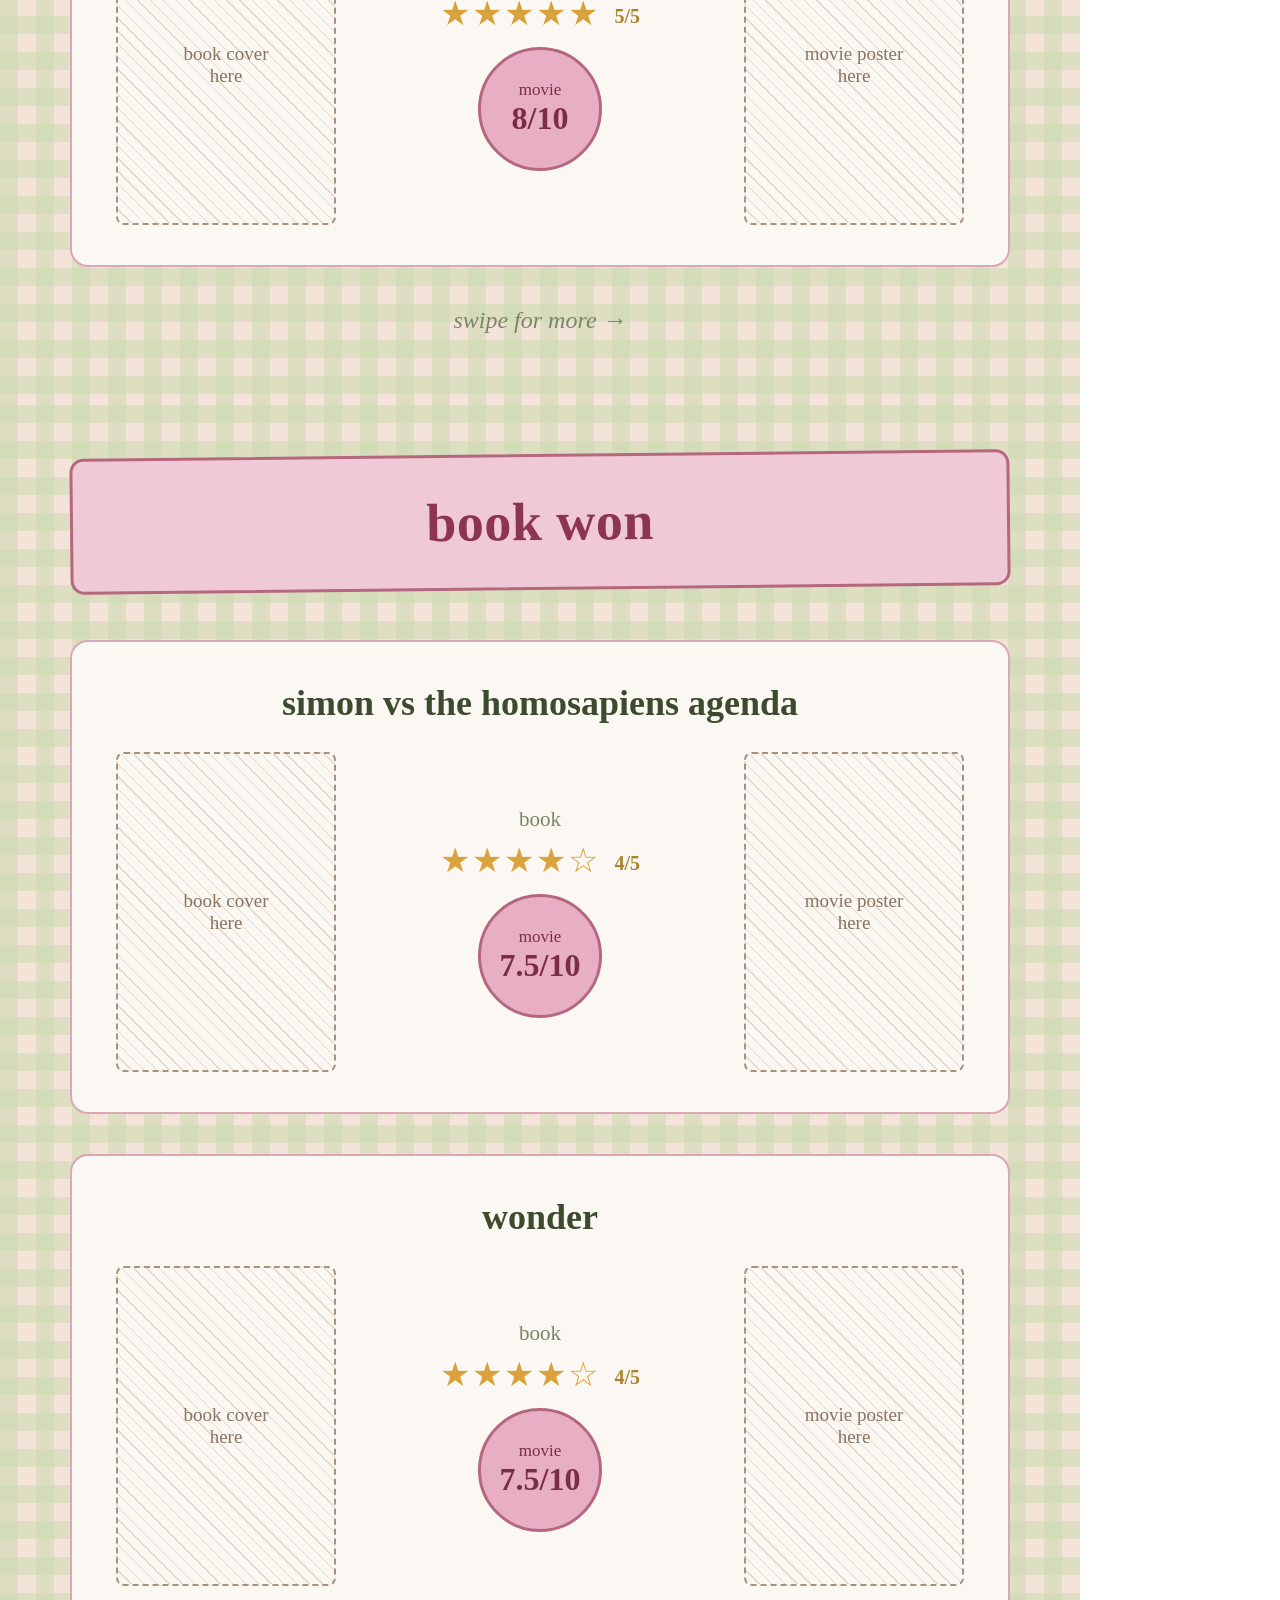
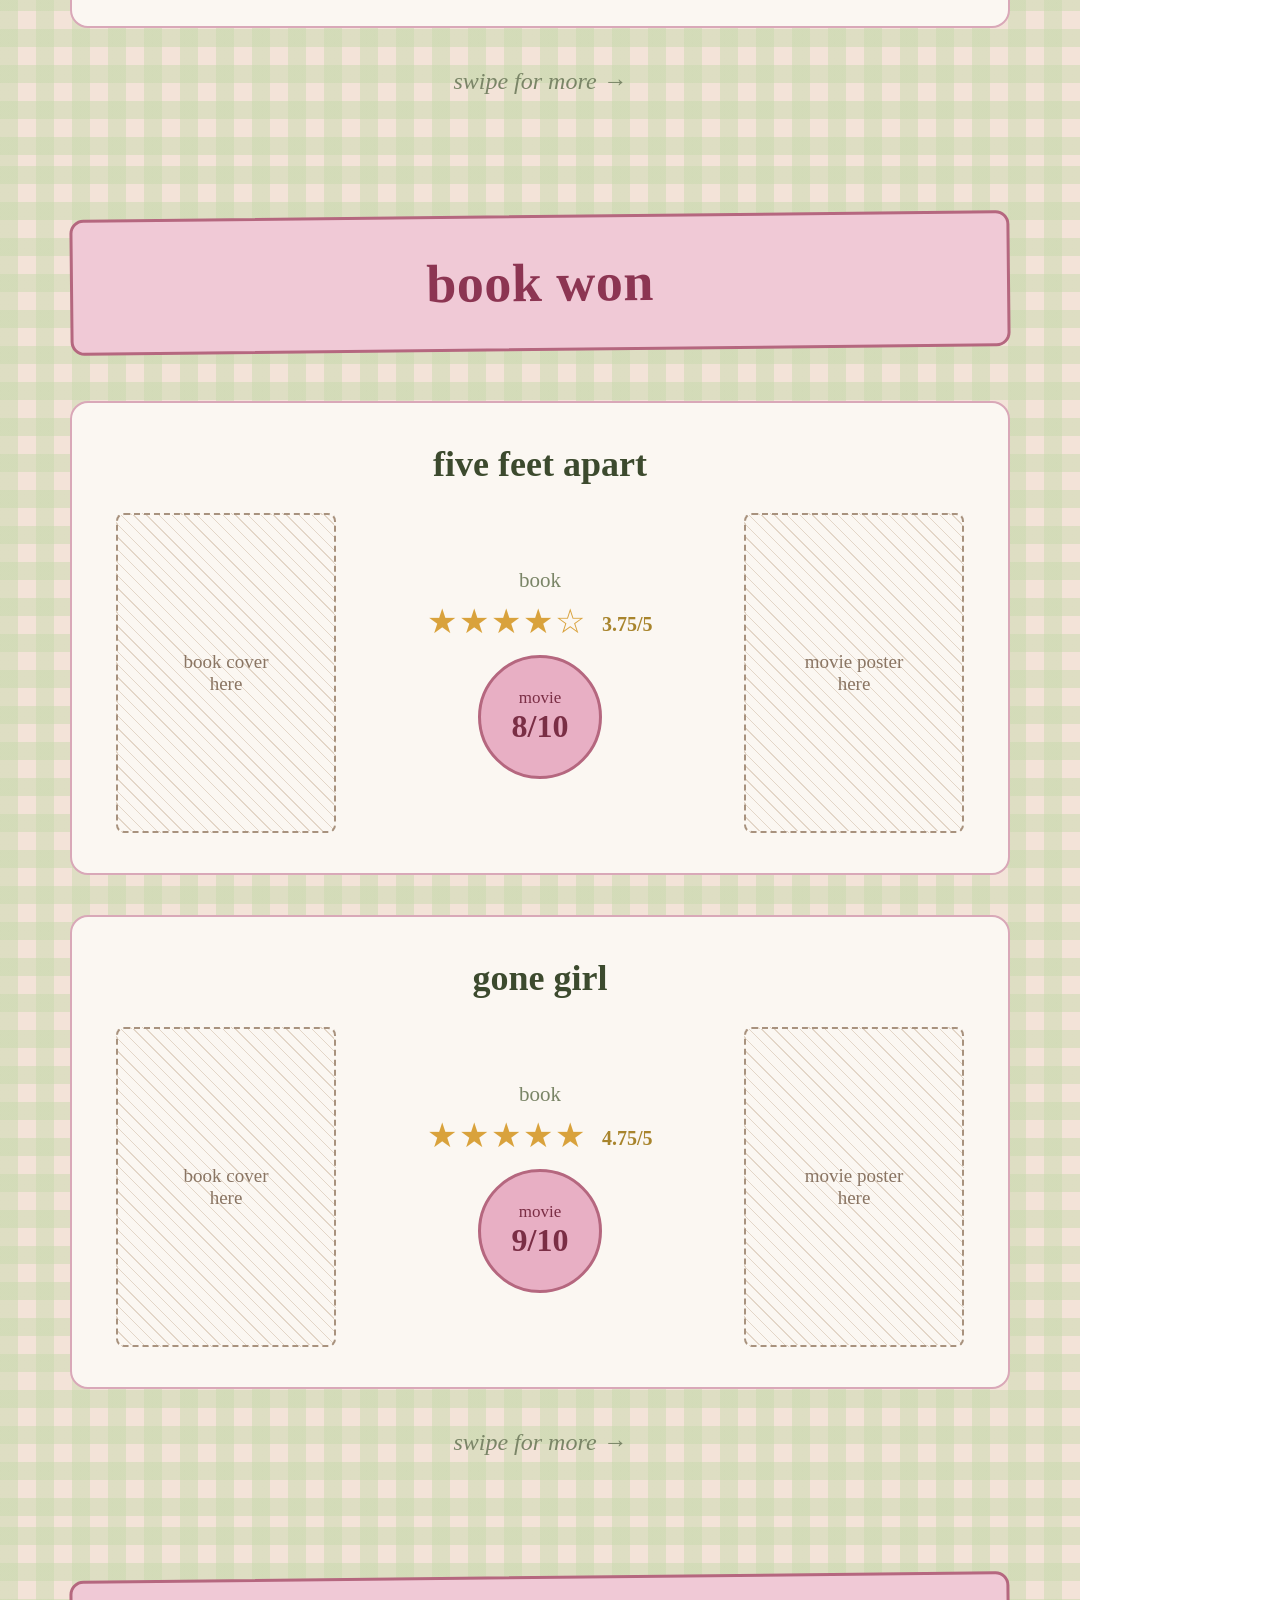
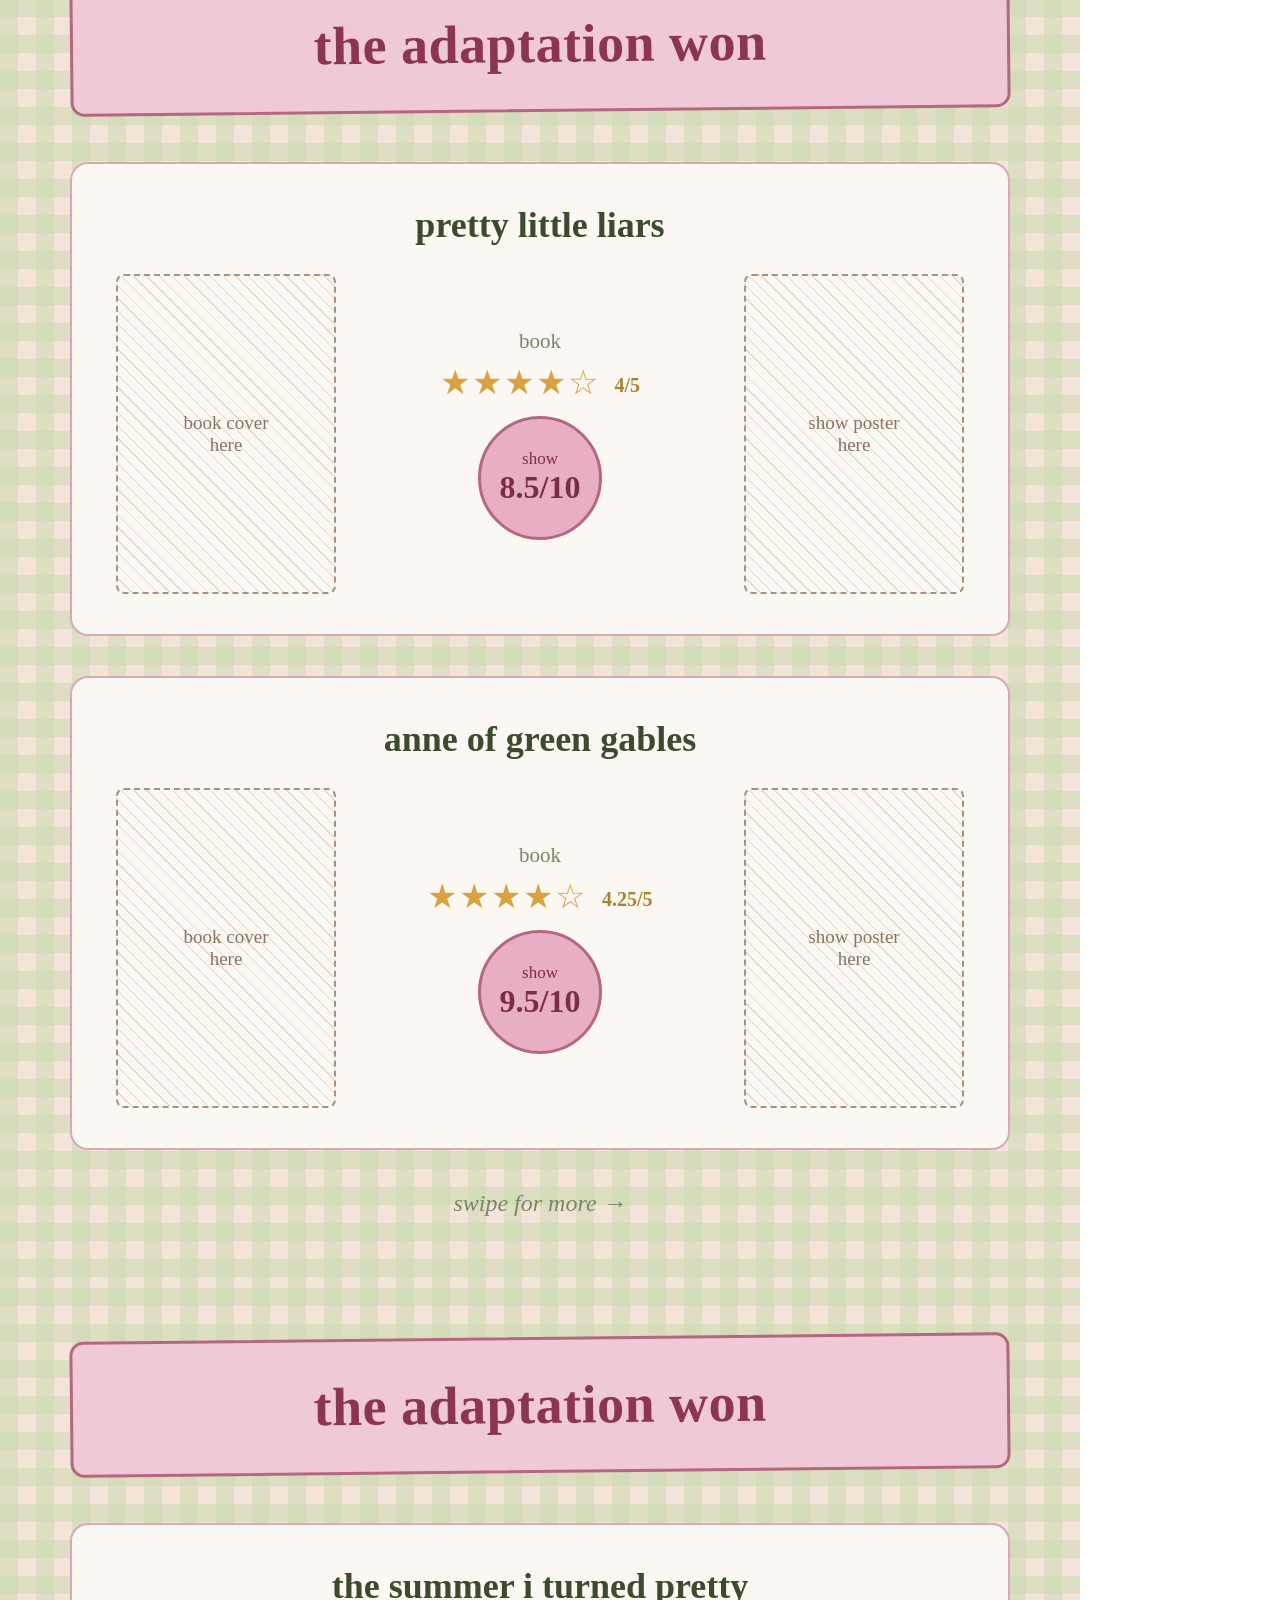
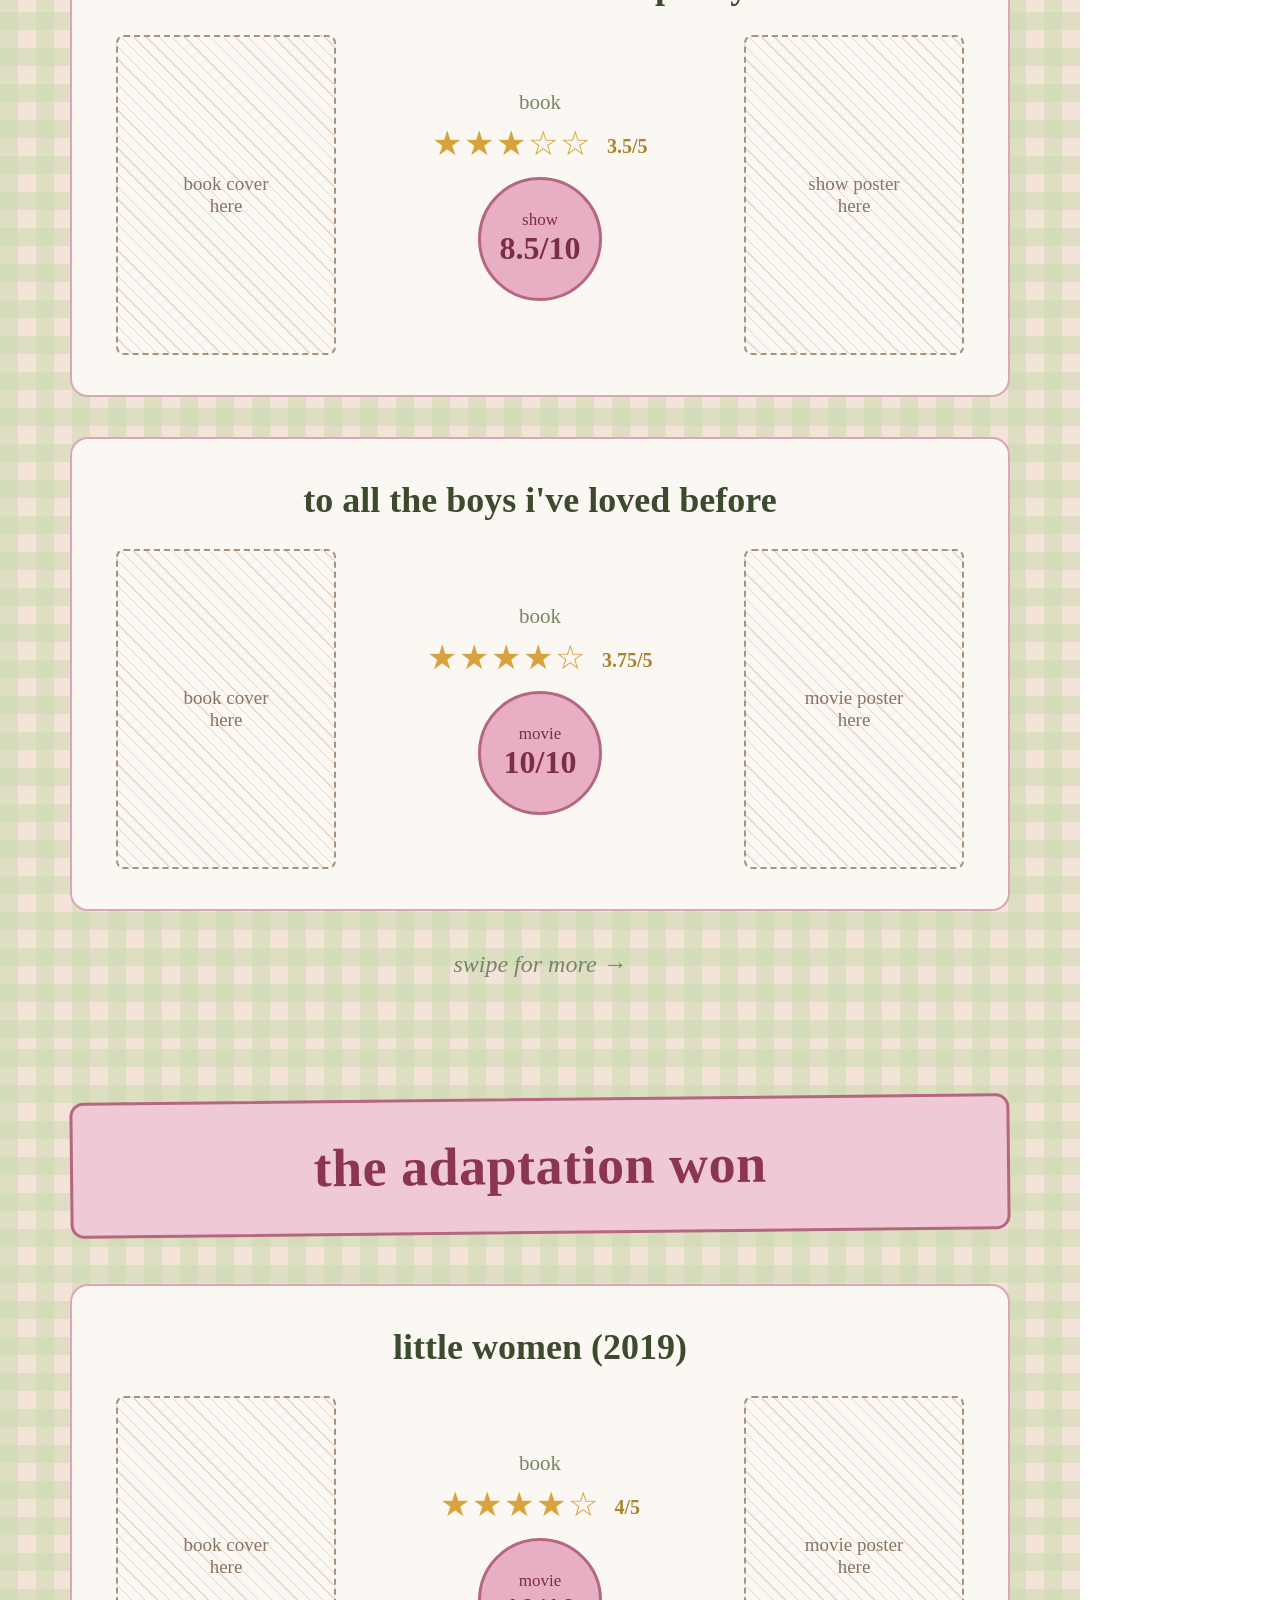
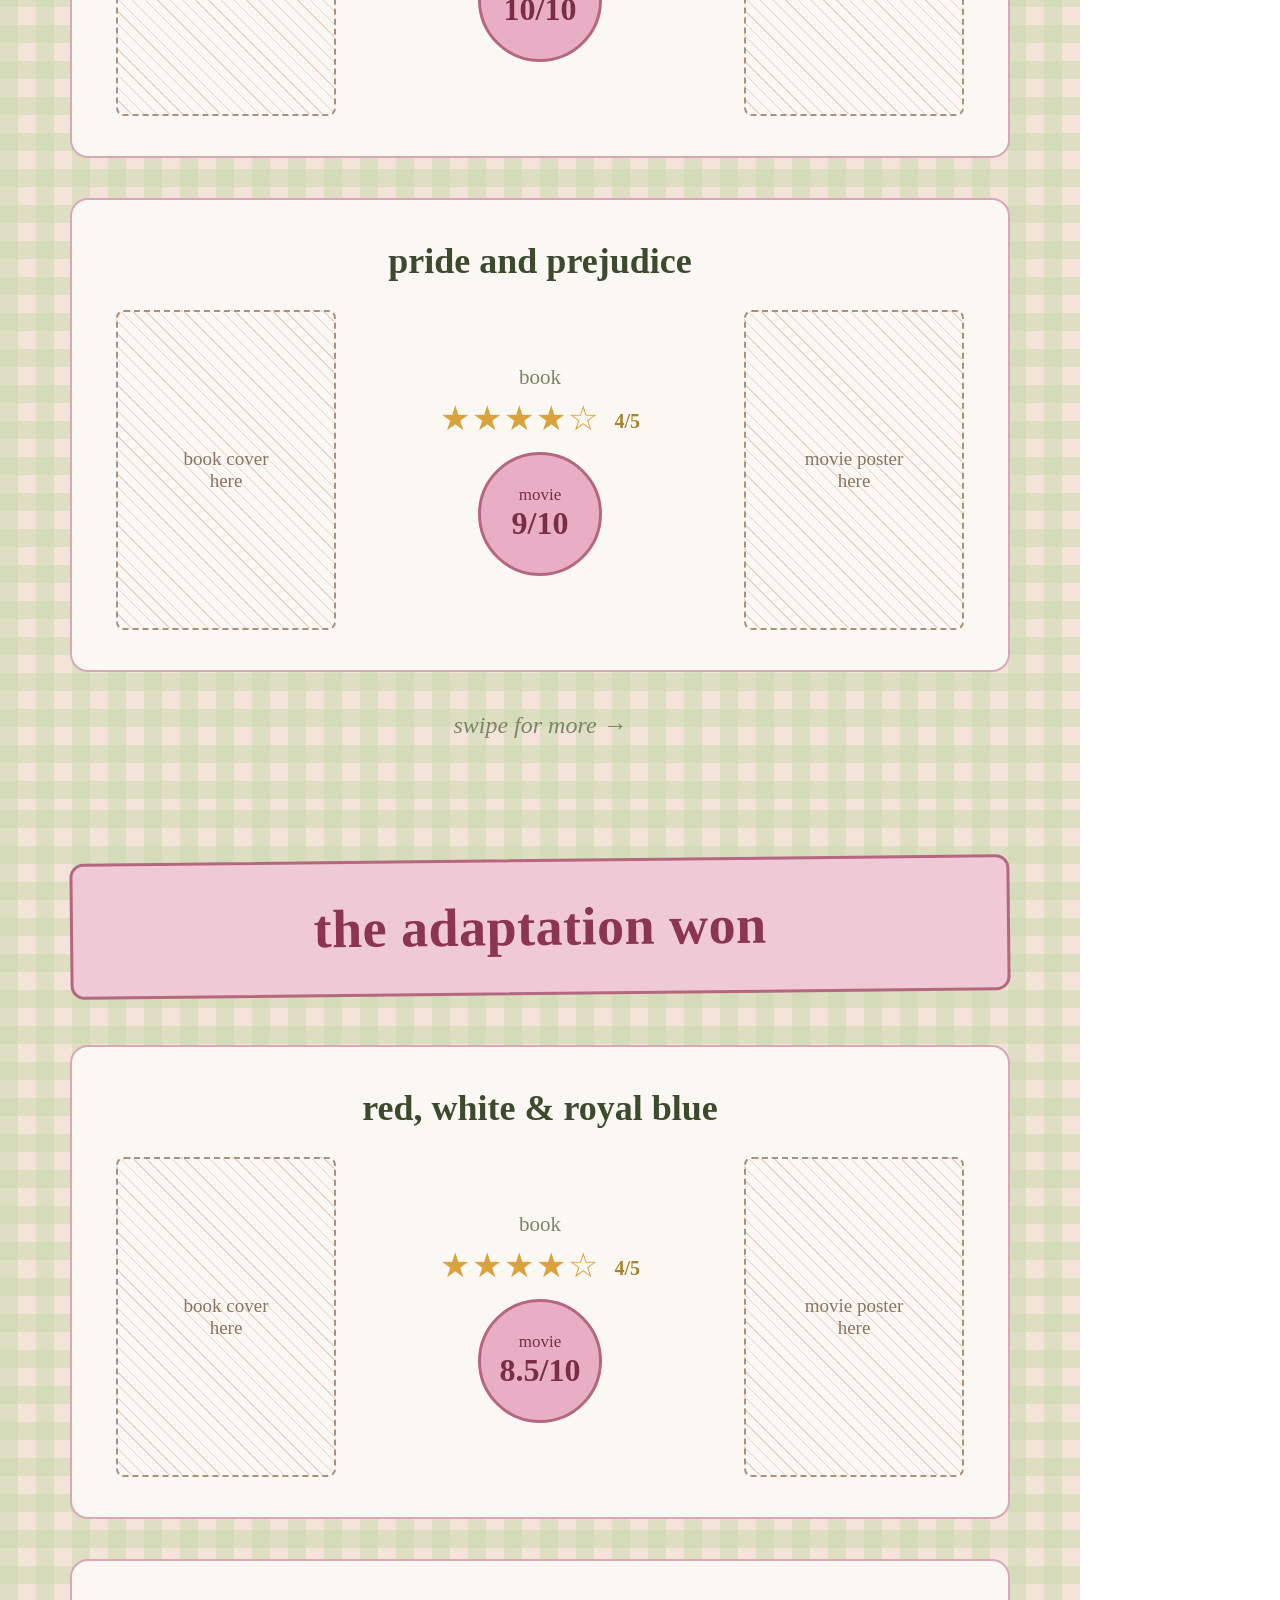
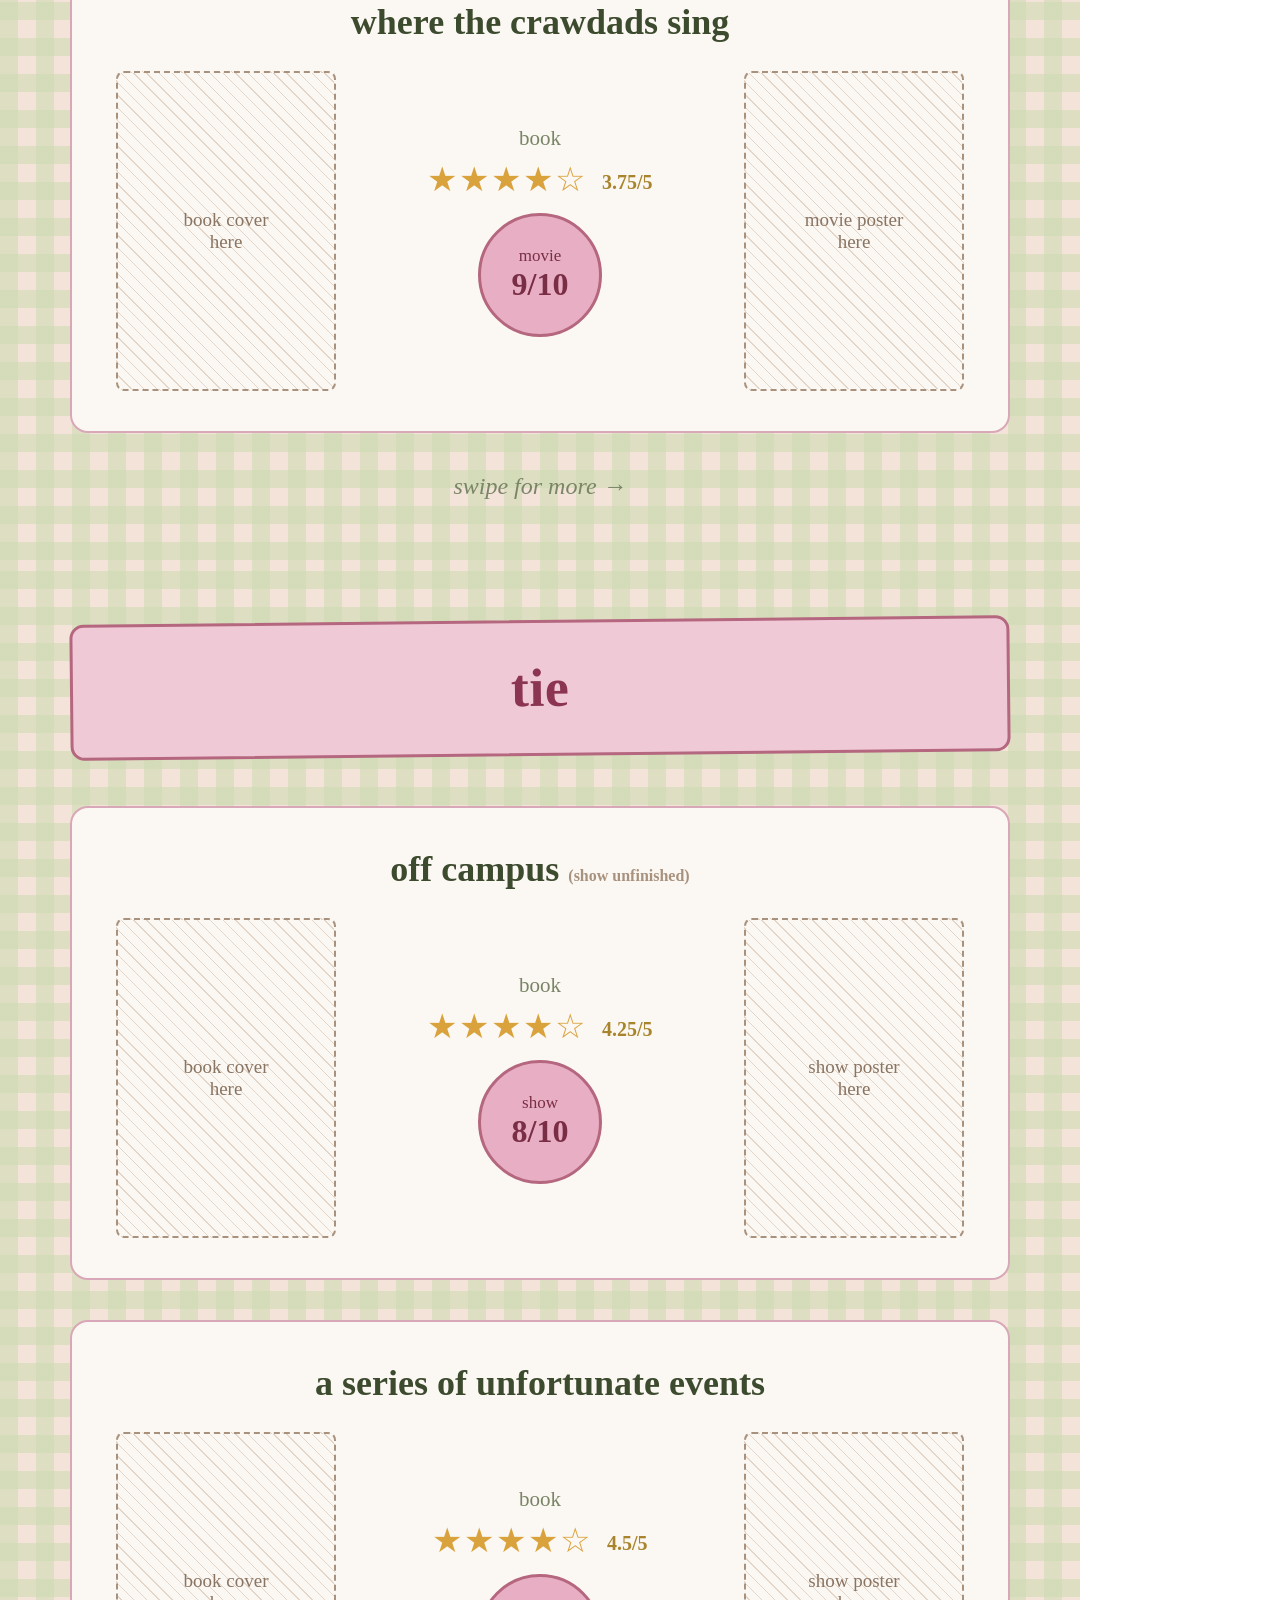
<file: book_adaptations_carousel.html>
<!DOCTYPE html>
<html>
<head>
<meta charset="UTF-8">
<style>
* { margin: 0; padding: 0; box-sizing: border-box; }
body { width: 1080px; font-family: Georgia, 'Liberation Serif', serif; }
.bg {
  width: 1080px; min-height: 1350px; background-color: #f3e3d8;
  background-image:
    repeating-linear-gradient(0deg, rgba(201,217,174,0.5) 0px, rgba(201,217,174,0.5) 18px, transparent 18px, transparent 36px),
    repeating-linear-gradient(90deg, rgba(201,217,174,0.5) 0px, rgba(201,217,174,0.5) 18px, transparent 18px, transparent 36px);
  padding: 60px 70px;
}
.banner {
  background: #f0c9d6; border: 3px solid #b5677f; border-radius: 14px;
  padding: 34px 50px; text-align: center; margin-bottom: 50px; transform: rotate(-0.6deg);
}
.banner h1 { font-size: 54px; font-weight: bold; color: #8c3552; letter-spacing: 0.5px; }
.card {
  background: #fbf7f2; border: 2.5px solid #d9a8b8; border-radius: 18px;
  padding: 40px 44px; margin-bottom: 40px;
}
.card h2 { font-size: 36px; font-weight: bold; color: #3c4a2e; text-align: center; margin-bottom: 28px; }
.row { display: flex; align-items: center; justify-content: space-between; gap: 20px; }
.imgslot {
  width: 220px; height: 320px; border: 2px dashed #a8927e; border-radius: 8px;
  display: flex; align-items: center; justify-content: center; text-align: center;
  color: #8a7563; font-size: 19px;
  background-image: repeating-linear-gradient(45deg, #e3d6c8 0px, #e3d6c8 1px, transparent 1px, transparent 9px);
  flex-shrink: 0;
}
.middle { display: flex; flex-direction: column; align-items: center; gap: 8px; }
.ratinglabel { font-size: 21px; color: #7a8567; }
.stars { font-size: 34px; color: #d9a23c; letter-spacing: 2px; }
.stars-num { font-size: 20px; color: #a8842c; font-weight: bold; letter-spacing: 0; vertical-align: middle; margin-left: 4px; }
.badge {
  width: 124px; height: 124px; border-radius: 50%; background: #e8afc4;
  border: 3px solid #b5677f; display: flex; flex-direction: column;
  align-items: center; justify-content: center; margin-top: 6px;
}
.badge .label { font-size: 17px; color: #7a2e45; }
.badge .num { font-size: 32px; font-weight: bold; color: #7a2e45; }
.swipe { text-align: center; font-style: italic; font-size: 24px; color: #7a8567; margin-top: 10px; }
.intro-body { text-align: center; font-size: 32px; color: #7a8567; line-height: 1.8; margin-top: 50px; }
.intro-body .accent { color: #8c3552; font-weight: bold; font-size: 36px; }
.center-banner-tall { padding: 60px 50px; }
.bg.intro-bg { display: flex; flex-direction: column; justify-content: center; min-height: 1350px; padding: 60px 90px; }
</style>
</head>
<body>
<div data-document-role="page" data-label="the rating key"><div class="bg intro-bg">
  <div class="banner center-banner-tall"><h1>the rating key</h1></div>
  <div class="intro-body">books are rated <span class='accent'>&#9733; out of 5</span><br><br>adaptations are rated <span class='accent'>out of 10</span><br><br>28 adaptations, ranked + reviewed<br>book won, adaptation won, or tie?</div>
</div></div><div data-document-role="page" data-label="book won 1"><div class="bg">
  <div class="banner"><h1>book won</h1></div>
  
  <div class="card">
    <h2>heartstopper <span style='font-size:16px;color:#a8927e;'>(so close)</span></h2>
    <div class="row">
      <div class="imgslot">book cover<br>here</div>
      <div class="middle">
        <div class="ratinglabel">book</div>
        <div class="stars">&#9733;&#9733;&#9733;&#9733;&#9733; <span class='stars-num'>5/5</span></div>
        <div class="badge"><div class="label">show</div><div class="num">9/10</div></div>
      </div>
      <div class="imgslot">show poster<br>here</div>
    </div>
  </div>

  <div class="card">
    <h2>the perfect couple</h2>
    <div class="row">
      <div class="imgslot">book cover<br>here</div>
      <div class="middle">
        <div class="ratinglabel">book</div>
        <div class="stars">&#9733;&#9733;&#9733;&#9733;&#9734; <span class='stars-num'>4/5</span></div>
        <div class="badge"><div class="label">show</div><div class="num">6.5/10</div></div>
      </div>
      <div class="imgslot">show poster<br>here</div>
    </div>
  </div>

  <div class="swipe">swipe for more &#8594;</div>
</div></div><div data-document-role="page" data-label="book won 2"><div class="bg">
  <div class="banner"><h1>book won</h1></div>
  
  <div class="card">
    <h2>firefly lane</h2>
    <div class="row">
      <div class="imgslot">book cover<br>here</div>
      <div class="middle">
        <div class="ratinglabel">book</div>
        <div class="stars">&#9733;&#9733;&#9733;&#9733;&#9733; <span class='stars-num'>5/5</span></div>
        <div class="badge"><div class="label">show</div><div class="num">7.5/10</div></div>
      </div>
      <div class="imgslot">show poster<br>here</div>
    </div>
  </div>

  <div class="card">
    <h2>along for the ride</h2>
    <div class="row">
      <div class="imgslot">book cover<br>here</div>
      <div class="middle">
        <div class="ratinglabel">book</div>
        <div class="stars">&#9733;&#9733;&#9733;&#9733;&#9733; <span class='stars-num'>5/5</span></div>
        <div class="badge"><div class="label">movie</div><div class="num">8.5/10</div></div>
      </div>
      <div class="imgslot">movie poster<br>here</div>
    </div>
  </div>

  <div class="swipe">swipe for more &#8594;</div>
</div></div><div data-document-role="page" data-label="book won 3"><div class="bg">
  <div class="banner"><h1>book won</h1></div>
  
  <div class="card">
    <h2>the princess diaries</h2>
    <div class="row">
      <div class="imgslot">book cover<br>here</div>
      <div class="middle">
        <div class="ratinglabel">book</div>
        <div class="stars">&#9733;&#9733;&#9733;&#9733;&#9733; <span class='stars-num'>5/5</span></div>
        <div class="badge"><div class="label">movie</div><div class="num">9/10</div></div>
      </div>
      <div class="imgslot">movie poster<br>here</div>
    </div>
  </div>

  <div class="card">
    <h2>the hate u give</h2>
    <div class="row">
      <div class="imgslot">book cover<br>here</div>
      <div class="middle">
        <div class="ratinglabel">book</div>
        <div class="stars">&#9733;&#9733;&#9733;&#9733;&#9734; <span class='stars-num'>4.5/5</span></div>
        <div class="badge"><div class="label">movie</div><div class="num">8.5/10</div></div>
      </div>
      <div class="imgslot">movie poster<br>here</div>
    </div>
  </div>

  <div class="swipe">swipe for more &#8594;</div>
</div></div><div data-document-role="page" data-label="book won 4"><div class="bg">
  <div class="banner"><h1>book won</h1></div>
  
  <div class="card">
    <h2>the school for good and evil</h2>
    <div class="row">
      <div class="imgslot">book cover<br>here</div>
      <div class="middle">
        <div class="ratinglabel">book</div>
        <div class="stars">&#9733;&#9733;&#9733;&#9733;&#9734; <span class='stars-num'>4.5/5</span></div>
        <div class="badge"><div class="label">movie</div><div class="num">6.5/10</div></div>
      </div>
      <div class="imgslot">movie poster<br>here</div>
    </div>
  </div>

  <div class="card">
    <h2>the wizard of oz</h2>
    <div class="row">
      <div class="imgslot">book cover<br>here</div>
      <div class="middle">
        <div class="ratinglabel">book</div>
        <div class="stars">&#9733;&#9733;&#9733;&#9733;&#9733; <span class='stars-num'>5/5</span></div>
        <div class="badge"><div class="label">movie</div><div class="num">8/10</div></div>
      </div>
      <div class="imgslot">movie poster<br>here</div>
    </div>
  </div>

  <div class="swipe">swipe for more &#8594;</div>
</div></div><div data-document-role="page" data-label="book won 5"><div class="bg">
  <div class="banner"><h1>book won</h1></div>
  
  <div class="card">
    <h2>simon vs the homosapiens agenda</h2>
    <div class="row">
      <div class="imgslot">book cover<br>here</div>
      <div class="middle">
        <div class="ratinglabel">book</div>
        <div class="stars">&#9733;&#9733;&#9733;&#9733;&#9734; <span class='stars-num'>4/5</span></div>
        <div class="badge"><div class="label">movie</div><div class="num">7.5/10</div></div>
      </div>
      <div class="imgslot">movie poster<br>here</div>
    </div>
  </div>

  <div class="card">
    <h2>wonder</h2>
    <div class="row">
      <div class="imgslot">book cover<br>here</div>
      <div class="middle">
        <div class="ratinglabel">book</div>
        <div class="stars">&#9733;&#9733;&#9733;&#9733;&#9734; <span class='stars-num'>4/5</span></div>
        <div class="badge"><div class="label">movie</div><div class="num">7.5/10</div></div>
      </div>
      <div class="imgslot">movie poster<br>here</div>
    </div>
  </div>

  <div class="swipe">swipe for more &#8594;</div>
</div></div><div data-document-role="page" data-label="book won 6"><div class="bg">
  <div class="banner"><h1>book won</h1></div>
  
  <div class="card">
    <h2>five feet apart</h2>
    <div class="row">
      <div class="imgslot">book cover<br>here</div>
      <div class="middle">
        <div class="ratinglabel">book</div>
        <div class="stars">&#9733;&#9733;&#9733;&#9733;&#9734; <span class='stars-num'>3.75/5</span></div>
        <div class="badge"><div class="label">movie</div><div class="num">8/10</div></div>
      </div>
      <div class="imgslot">movie poster<br>here</div>
    </div>
  </div>

  <div class="card">
    <h2>gone girl</h2>
    <div class="row">
      <div class="imgslot">book cover<br>here</div>
      <div class="middle">
        <div class="ratinglabel">book</div>
        <div class="stars">&#9733;&#9733;&#9733;&#9733;&#9733; <span class='stars-num'>4.75/5</span></div>
        <div class="badge"><div class="label">movie</div><div class="num">9/10</div></div>
      </div>
      <div class="imgslot">movie poster<br>here</div>
    </div>
  </div>

  <div class="swipe">swipe for more &#8594;</div>
</div></div><div data-document-role="page" data-label="adaptation won 1"><div class="bg">
  <div class="banner"><h1>the adaptation won</h1></div>
  
  <div class="card">
    <h2>pretty little liars</h2>
    <div class="row">
      <div class="imgslot">book cover<br>here</div>
      <div class="middle">
        <div class="ratinglabel">book</div>
        <div class="stars">&#9733;&#9733;&#9733;&#9733;&#9734; <span class='stars-num'>4/5</span></div>
        <div class="badge"><div class="label">show</div><div class="num">8.5/10</div></div>
      </div>
      <div class="imgslot">show poster<br>here</div>
    </div>
  </div>

  <div class="card">
    <h2>anne of green gables</h2>
    <div class="row">
      <div class="imgslot">book cover<br>here</div>
      <div class="middle">
        <div class="ratinglabel">book</div>
        <div class="stars">&#9733;&#9733;&#9733;&#9733;&#9734; <span class='stars-num'>4.25/5</span></div>
        <div class="badge"><div class="label">show</div><div class="num">9.5/10</div></div>
      </div>
      <div class="imgslot">show poster<br>here</div>
    </div>
  </div>

  <div class="swipe">swipe for more &#8594;</div>
</div></div><div data-document-role="page" data-label="adaptation won 2"><div class="bg">
  <div class="banner"><h1>the adaptation won</h1></div>
  
  <div class="card">
    <h2>the summer i turned pretty</h2>
    <div class="row">
      <div class="imgslot">book cover<br>here</div>
      <div class="middle">
        <div class="ratinglabel">book</div>
        <div class="stars">&#9733;&#9733;&#9733;&#9734;&#9734; <span class='stars-num'>3.5/5</span></div>
        <div class="badge"><div class="label">show</div><div class="num">8.5/10</div></div>
      </div>
      <div class="imgslot">show poster<br>here</div>
    </div>
  </div>

  <div class="card">
    <h2>to all the boys i've loved before</h2>
    <div class="row">
      <div class="imgslot">book cover<br>here</div>
      <div class="middle">
        <div class="ratinglabel">book</div>
        <div class="stars">&#9733;&#9733;&#9733;&#9733;&#9734; <span class='stars-num'>3.75/5</span></div>
        <div class="badge"><div class="label">movie</div><div class="num">10/10</div></div>
      </div>
      <div class="imgslot">movie poster<br>here</div>
    </div>
  </div>

  <div class="swipe">swipe for more &#8594;</div>
</div></div><div data-document-role="page" data-label="adaptation won 3"><div class="bg">
  <div class="banner"><h1>the adaptation won</h1></div>
  
  <div class="card">
    <h2>little women (2019)</h2>
    <div class="row">
      <div class="imgslot">book cover<br>here</div>
      <div class="middle">
        <div class="ratinglabel">book</div>
        <div class="stars">&#9733;&#9733;&#9733;&#9733;&#9734; <span class='stars-num'>4/5</span></div>
        <div class="badge"><div class="label">movie</div><div class="num">10/10</div></div>
      </div>
      <div class="imgslot">movie poster<br>here</div>
    </div>
  </div>

  <div class="card">
    <h2>pride and prejudice</h2>
    <div class="row">
      <div class="imgslot">book cover<br>here</div>
      <div class="middle">
        <div class="ratinglabel">book</div>
        <div class="stars">&#9733;&#9733;&#9733;&#9733;&#9734; <span class='stars-num'>4/5</span></div>
        <div class="badge"><div class="label">movie</div><div class="num">9/10</div></div>
      </div>
      <div class="imgslot">movie poster<br>here</div>
    </div>
  </div>

  <div class="swipe">swipe for more &#8594;</div>
</div></div><div data-document-role="page" data-label="adaptation won 4"><div class="bg">
  <div class="banner"><h1>the adaptation won</h1></div>
  
  <div class="card">
    <h2>red, white & royal blue</h2>
    <div class="row">
      <div class="imgslot">book cover<br>here</div>
      <div class="middle">
        <div class="ratinglabel">book</div>
        <div class="stars">&#9733;&#9733;&#9733;&#9733;&#9734; <span class='stars-num'>4/5</span></div>
        <div class="badge"><div class="label">movie</div><div class="num">8.5/10</div></div>
      </div>
      <div class="imgslot">movie poster<br>here</div>
    </div>
  </div>

  <div class="card">
    <h2>where the crawdads sing</h2>
    <div class="row">
      <div class="imgslot">book cover<br>here</div>
      <div class="middle">
        <div class="ratinglabel">book</div>
        <div class="stars">&#9733;&#9733;&#9733;&#9733;&#9734; <span class='stars-num'>3.75/5</span></div>
        <div class="badge"><div class="label">movie</div><div class="num">9/10</div></div>
      </div>
      <div class="imgslot">movie poster<br>here</div>
    </div>
  </div>

  <div class="swipe">swipe for more &#8594;</div>
</div></div><div data-document-role="page" data-label="tie 1"><div class="bg">
  <div class="banner"><h1>tie</h1></div>
  
  <div class="card">
    <h2>off campus <span style='font-size:16px;color:#a8927e;'>(show unfinished)</span></h2>
    <div class="row">
      <div class="imgslot">book cover<br>here</div>
      <div class="middle">
        <div class="ratinglabel">book</div>
        <div class="stars">&#9733;&#9733;&#9733;&#9733;&#9734; <span class='stars-num'>4.25/5</span></div>
        <div class="badge"><div class="label">show</div><div class="num">8/10</div></div>
      </div>
      <div class="imgslot">show poster<br>here</div>
    </div>
  </div>

  <div class="card">
    <h2>a series of unfortunate events</h2>
    <div class="row">
      <div class="imgslot">book cover<br>here</div>
      <div class="middle">
        <div class="ratinglabel">book</div>
        <div class="stars">&#9733;&#9733;&#9733;&#9733;&#9734; <span class='stars-num'>4.5/5</span></div>
        <div class="badge"><div class="label">show</div><div class="num">9/10</div></div>
      </div>
      <div class="imgslot">show poster<br>here</div>
    </div>
  </div>

  <div class="swipe">swipe for more &#8594;</div>
</div></div><div data-document-role="page" data-label="tie 2"><div class="bg">
  <div class="banner"><h1>tie</h1></div>
  
  <div class="card">
    <h2>heated rivalry</h2>
    <div class="row">
      <div class="imgslot">book cover<br>here</div>
      <div class="middle">
        <div class="ratinglabel">book</div>
        <div class="stars">&#9733;&#9733;&#9733;&#9733;&#9734; <span class='stars-num'>4/5</span></div>
        <div class="badge"><div class="label">show</div><div class="num">8/10</div></div>
      </div>
      <div class="imgslot">show poster<br>here</div>
    </div>
  </div>

  <div class="card">
    <h2>divergent</h2>
    <div class="row">
      <div class="imgslot">book cover<br>here</div>
      <div class="middle">
        <div class="ratinglabel">book</div>
        <div class="stars">&#9733;&#9733;&#9733;&#9733;&#9734; <span class='stars-num'>3.75/5</span></div>
        <div class="badge"><div class="label">movie</div><div class="num">7.5/10</div></div>
      </div>
      <div class="imgslot">movie poster<br>here</div>
    </div>
  </div>

  <div class="swipe">swipe for more &#8594;</div>
</div></div><div data-document-role="page" data-label="tie 3"><div class="bg">
  <div class="banner"><h1>tie</h1></div>
  
  <div class="card">
    <h2>hunger games <span style='font-size:16px;color:#a8927e;'>(slight edge to movie)</span></h2>
    <div class="row">
      <div class="imgslot">book cover<br>here</div>
      <div class="middle">
        <div class="ratinglabel">book</div>
        <div class="stars">&#9733;&#9733;&#9733;&#9733;&#9734; <span class='stars-num'>4.25/5</span></div>
        <div class="badge"><div class="label">movie</div><div class="num">9/10</div></div>
      </div>
      <div class="imgslot">movie poster<br>here</div>
    </div>
  </div>

  <div class="card">
    <h2>project hail mary</h2>
    <div class="row">
      <div class="imgslot">book cover<br>here</div>
      <div class="middle">
        <div class="ratinglabel">book</div>
        <div class="stars">&#9733;&#9733;&#9733;&#9733;&#9734; <span class='stars-num'>4/5</span></div>
        <div class="badge"><div class="label">movie</div><div class="num">8/10</div></div>
      </div>
      <div class="imgslot">movie poster<br>here</div>
    </div>
  </div>

  <div class="swipe">swipe for more &#8594;</div>
</div></div><div data-document-role="page" data-label="tie 4"><div class="bg">
  <div class="banner"><h1>tie</h1></div>
  
  <div class="card">
    <h2>the fault in our stars</h2>
    <div class="row">
      <div class="imgslot">book cover<br>here</div>
      <div class="middle">
        <div class="ratinglabel">book</div>
        <div class="stars">&#9733;&#9733;&#9733;&#9733;&#9734; <span class='stars-num'>4.25/5</span></div>
        <div class="badge"><div class="label">movie</div><div class="num">8.5/10</div></div>
      </div>
      <div class="imgslot">movie poster<br>here</div>
    </div>
  </div>

  <div class="card">
    <h2>people we meet on vacation</h2>
    <div class="row">
      <div class="imgslot">book cover<br>here</div>
      <div class="middle">
        <div class="ratinglabel">book</div>
        <div class="stars">&#9733;&#9733;&#9733;&#9733;&#9734; <span class='stars-num'>4/5</span></div>
        <div class="badge"><div class="label">movie</div><div class="num">8/10</div></div>
      </div>
      <div class="imgslot">movie poster<br>here</div>
    </div>
  </div>

  <div class="swipe">swipe for more &#8594;</div>
</div></div><div data-document-role="page" data-label="most controversial"><div class="bg">
  <div class="banner"><h1>most controversial</h1></div>
  
  <div class="card">
    <h2>heartstopper <span style='font-size:16px;color:#a8927e;'>(nearly a tie)</span></h2>
    <div class="row">
      <div class="imgslot">book cover<br>here</div>
      <div class="middle">
        <div class="ratinglabel">book</div>
        <div class="stars">&#9733;&#9733;&#9733;&#9733;&#9733; <span class='stars-num'>5/5</span></div>
        <div class="badge"><div class="label">show</div><div class="num">9/10</div></div>
      </div>
      <div class="imgslot">show poster<br>here</div>
    </div>
  </div>

  <div class="card">
    <h2>little women (2019) <span style='font-size:16px;color:#a8927e;'>(perfect score)</span></h2>
    <div class="row">
      <div class="imgslot">book cover<br>here</div>
      <div class="middle">
        <div class="ratinglabel">book</div>
        <div class="stars">&#9733;&#9733;&#9733;&#9733;&#9734; <span class='stars-num'>4/5</span></div>
        <div class="badge"><div class="label">movie</div><div class="num">10/10</div></div>
      </div>
      <div class="imgslot">movie poster<br>here</div>
    </div>
  </div>

  
</div></div><div data-document-role="page" data-label="your turn"><div class="bg intro-bg">
  <div class="banner center-banner-tall"><h1>your turn</h1></div>
  <div class="intro-body">which verdict do you<br>disagree with most?<br><br><span class='accent'>tell me in the comments</span></div>
</div></div><div data-document-role="page" data-label="thanks for reading"><div class="bg intro-bg">
  <div class="banner center-banner-tall"><h1>thanks for reading</h1></div>
  <div class="intro-body">follow for more bookish content<br><br><span class='accent'>save this post</span><br>for your next book vs. movie debate</div>
</div></div>
</body>
</html>
</file>
<file: site/css/style.css>
body {
  margin: 0;
  font-family: "Red Hat Display", sans-serif;
  background-color: #fffdfa;
  color: #2a2626;
  font-size: 18px;
  line-height: 1.65;
}

h2,
h3 {
  font-family: "Inria Serif", serif;
  margin-bottom: 12px;
}

h2 {
  color: #8e3e5a;
}

h3 {
  color: #2a2626;
}

main .container {
  max-width: 980px;
}

/* HEADER / NAV */

.header {
  background: #8e3e5a;
  padding: 10px 0;
}

.nav-container {
  display: flex;
  justify-content: space-between;
  align-items: center;
}

.site-title {
  font-family: "Inria Serif", serif;
  font-size: 1.4em;
  color: #f2e6e8;
  margin: 0;
  letter-spacing: 0.5px;
}

.nav-links a {
  margin-left: 24px;
  text-decoration: none;
  text-transform: uppercase;
  letter-spacing: 1px;
  font-size: 0.8em;
  color: #f2e6e8;
  transition: color 0.3s ease;
}

.nav-links a:hover {
  color: #fffdfa;
}

.img-bg {
  background-color: #f2e6e8;
}

.main-sections {
  padding: 56px 0;
}

/* HOME PAGE */

.aboutme {
  background: #fffdfa;
  padding: 40px 10px;
  margin-bottom: 0;
}

.main-sections {
  padding-top: 10px;
  margin-top: 20px;
}

.intro-text {
  font-size: 1.6em;
  text-align: left;
  line-height: 1.45;
}

.aboutme img {
  border-radius: 10px;
}

.articles {
  background: #f2e6e8;
}

.articles-title {
  font-size: 2.3em;
  margin-bottom: 24px;
}

.article-card {
  margin-bottom: 20px;
}

.articles h3 {
  font-size: 1.6em;
  line-height: 1.22;
}

.kwanzaa-img,
.cold-img,
.memorial-img {
  border-radius: 10px;
  margin-bottom: 12px;
}

.read a {
  display: inline-block;
  padding: 12px 16px;
  background-color: #f2e6e8;
  color: #2a2626;
  text-decoration: none;
  border-radius: 6px;
  font-size: 0.9em;
  margin-top: 8px;
}

.read a:hover {
  background: #8e3e5a;
  color: #f2e6e8;
}

.thumbnail {
  background: #fffdfa;
}

.video-thumb {
  border-radius: 10px;
  box-shadow: 0 6px 20px rgba(0, 0, 0, 0.06);
  transition: transform 0.3s ease, opacity 0.3s ease;
}

.video-thumb:hover {
  transform: scale(1.03);
  cursor: pointer;
}

.video-title {
  margin-bottom: 12px;
}

.collins-title {
  font-size: 1.39em;
}

/* RESUME PAGE */

.education {
  margin-top: 20px;
}

hr {
  border: none;
  border-top: 1px solid #d9cfd2;
  margin: 28px 0 18px 0;
}

/*CLIPS PAGE */

.recents {
  background: #fffdfa;
}

.multimedia-title,
.account-title {
  font-size: 2.1em;
  margin-bottom: 22px;
}

.left-feature {
  margin-right: 0;
}

.left-rec-img,
.right-rec-img,
.pub-img {
  border-radius: 10px;
  box-shadow: 0 6px 20px rgba(0, 0, 0, 0.06);
  transition: transform 0.3s ease, opacity 0.3s ease;
}

.left-rec-img {
  width: 100%;
  max-width: 280px;
  height: auto;
  display: block;
}

.right-rec-img {
  width: 100%;
  max-width: 320px;
  height: auto;
  display: block;
  margin: 0 auto;
}

.left-rec-img:hover,
.right-rec-img:hover {
  transform: scale(1.03);
}

.rec-text {
  font-size: 1.2em;
  line-height: 1.45;
  max-width: 420px;
}

.rec-text1 {
  font-size: 0.9em;
  margin-top: 10px;
  color: #4d4d4d;
}

.insta-handle {
  text-align: center;
  margin-top: 8px;
  font-size: 1.1em;
}

.insta-handle a,
.insta-handle a:visited {
  color: #2a2626;
  text-decoration: none;
}

.insta-handle a:hover {
  color: #8e3e5a;
}

.publications {
  background: #fffdfa;
  padding-top: 30px;
}

.pub-btn,
.pub-btn:visited {
  background: #f2e6e8;
  color: #2a2626;
  text-decoration: none;
  padding: 10px 14px;
  border-radius: 6px;
  margin-top: 10px;
  font-size: 0.9em;
}

.pub-btn:hover {
  background: #8e3e5a;
  color: #fffdfa;
}

.HC-title,
.BE-title {
  color: #8e3e5a;
}

/*ABOUT PAGE */

.about-section {
  margin-top: 20px;
  background: #fffdfa;
}

.bio-title {
  font-size: 2.1em;
}

.headshot {
  max-width: 320px;
  width: 100%;
  height: auto;
  display: block;
  border-radius: 10px;
}

.bio-text {
  font-size: 1.1em;
  line-height: 1.7;
  max-width: 700px;
}

.about-block {
  margin: 30px 0;
  padding: 28px;
  background: #f2e6e8;
  border-radius: 12px;
}

.about-bottom {
  margin: 30px 0;
  padding: 28px;
  background: #efe9e2;
  border-radius: 12px;
}

/* FOOTER */

.contact {
  background: #8e3e5a;
  padding: 10px 0;
  text-align: center;
}

.contact h2 {
  color: #f2e6e8;
  font-size: 1.7em;
}

.links a {
  margin: 8px;
}

.bi {
  color: #fffdfa;
  font-size: 1.4em;
}

.links a:hover .bi {
  color: #f2e6e8;
}
</file>
<file: projects/final-project/css/style.css>
/* Color palette
red: #c12c2c
blue: #2470c3
black: #0e0d0d
light: #f4f4f4
*/

body {
    background-color: #f4f4f4;
    color: #0e0d0d;
    font-family: "Roboto", sans-serif;
    line-height: 1.3;
    font-size: 20px;
}

header {
    background-color: #0e0d0d;
    color: #f4f4f4;
    border-bottom: 10px solid #c12c2c;
    font-family: "Playfair Display", serif;
}

a {
    color: #c12c2c;
}

header h1 {
    font-size: 3em;
    font-weight: 800;
    line-height: 1.3;
    margin: 0;
}

main p {
    font-size: 1.1em;
    line-height: 1.45;
}

main>section.container>p {
    max-width: 760px;
    margin-left: auto;
    margin-right: auto;
}

/* Top BookTok table photo */
.booktok.table {
    text-align: center;
}

.booktok.table img {
    max-width: 700px;
    width: 100%;
    border-radius: 18px;
    border: 6px solid #0e0d0d;
    box-shadow: 0 10px 25px rgba(14, 13, 13, 0.18);
}

/* Charts */
.search.interest.data img,
section img[src*="genres"] {
    border-radius: 12px;
    background: white;
    padding: 10px;
}

h2 {
    font-family: "Playfair Display", serif;
}

.caption {
    margin-top: 10px;
    margin-bottom: 20px;
    font-size: 0.6em;
}

.quote-graphic {
    font-family: "Playfair Display", serif;
    background-color: #0e0d0d;
    color: #c12c2c;
    padding: 12px;
}

/* TikTok video thumbnail */
.booktok-video {
    text-align: center;
    margin-top: 14px;
}

.booktok-video img {
    max-width: 360px;
    width: 100%;
    border-radius: 20px;
}

.booktok-video img:hover {
    transform: scale(1.03);
    transition: 0.2s ease;
}

.books-image img {
    max-width: 500px;
    width: 100%;
    display: block;
    margin: 0 auto;
    border: 6px solid #0e0d0d;
    border-radius: 18px;
}

.original-image {
    font-size: 0.75em;
    color: #555;
    margin-top: 14px;
    text-align: center;
}

/* Footer */

footer {
    background-color: #0e0d0d;
    color: #f4f4f4;
    text-align: center;
    padding: 20px 14px;
    margin-top: 2rem;
    border-top: 10px solid #2470c3;
}

footer a {
    color: #f4f4f4;
}

footer p {
    margin: 0;
    font-size: 0.85em;
}

@media (max-width: 768px) {
    body {
        font-size: 17px;
    }

    header h1 {
        font-size: 2.2em;
    }

    header h2 {
        font-size: 1.3em;
    }

    .quote-graphic h1 {
        font-size: 1.5em;
    }

    .booktok-video img {
        max-width: 280px;
    }

    .books-image img {
        max-width: 350px;
    }
}
</file>
<file: projects/final/css/style.css>
/* Color palette
red: #c12c2c
blue: #2470c3
black: #0e0d0d
light: #f4f4f4
*/

body {
    background-color: #f4f4f4;
    color: #0e0d0d;
    font-family: "Roboto", sans-serif;
    line-height: 1.3;
    font-size: 20px;
}

header {
    background-color: #0e0d0d;
    color: #f4f4f4;
    border-bottom: 10px solid #c12c2c;
    font-family: "Playfair Display", serif;
}

a {
    color: #c12c2c;
}

section {
    padding-top: 15px;
    padding-bottom: 15px;
}

header h1 {
    font-size: 3em;
    font-weight: 800;
    line-height: 1.3;
    margin-bottom: 10px;
}

header h2 {
    margin-top: 0;
    line-height: 1.4;
}

main p {
    font-size: 1.1em;
    line-height: 1.45;
}

main>section.container>p {
    max-width: 700px;
    margin-left: auto;
    margin-right: auto;
}

/* Top BookTok table photo */
.booktok.table {
    text-align: center;
}

.booktok.table img {
    max-width: 700px;
    width: 100%;
    border-radius: 18px;
    border: 6px solid #0e0d0d;
    box-shadow: 0 10px 25px rgba(14, 13, 13, 0.18);
}

/* Charts */
.search.interest.data img,
section img[src*="genres"] {
    border-radius: 12px;
    background: #f4f4f4;
    padding: 10px;
}

h2 {
    font-family: "Playfair Display", serif;
    margin-top: 60px;
    margin-bottom: 25px;
    line-height: 1.2;
    font-size: 1.25em;
}

.caption {
    margin-top: 10px;
    margin-bottom: 20px;
    font-size: 0.6em;
}

.quote-graphic {
    font-family: "Playfair Display", serif;
    background-color: #0e0d0d;
    color: #c12c2c;
    padding: 12px;
    font-size: 1.75em;
}

/* TikTok video */
.booktok-video {
    background-color: #f4f4f4;
    text-align: center;
    margin: 30px auto;
}

.video-card {
    max-width: 520px;
    margin: 0 auto;
    padding: 20px;
    background-color: #0e0d0d;
    border-radius: 18px;
}

.books-image img {
    max-width: 500px;
    width: 100%;
    display: block;
    margin: 0 auto;
    border: 6px solid #0e0d0d;
    border-radius: 18px;
}

/* Footer */

footer {
    background-color: #0e0d0d;
    color: #f4f4f4;
    text-align: center;
    padding: 20px 14px;
    margin-top: 2rem;
    border-top: 10px solid #2470c3;
}

footer a {
    color: #f4f4f4;
}

footer p {
    margin: 0;
    font-size: 0.85em;
}

@media (max-width: 768px) {
    body {
        font-size: 17px;
    }

    header h1 {
        font-size: 2.2em;
    }

    header h2 {
        font-size: 1.3em;
    }

    .quote-graphic h1 {
        font-size: 1.5em;
    }

    .booktok-video img {
        max-width: 280px;
    }

    .books-image img {
        max-width: 350px;
    }
}
</file>
<file: projects/opening-day/css/style.css>
/* 
Orange: DF4601
Black: 090B0B
White: FFFFFC
 */
/* ===== BASE STYLES ===== */
body {
    /* TODO: Set font-family, font-size, color (black), 
    margin for entire page */
    font-family: Verdana, Geneva, Tahoma, sans-serif;
    font-size: 14px;
    color: #090B0B;
    margin: 0
}

/* ===== HEADER + footer ===== */
header,
footer {
    /* TODO: Style header with background-color (black), color (white), 
    text-align, padding -- 
    footer is comma deliniated because it takes the same styles*/
    background-color: #090B0B;
    color: #FFFFFC;
    text-align: center;
    padding: 2em
}

.date-time {
    /* TODO: Make the date-time orange, uppercase, and bold */
    color: #DF4601;
    text-transform: uppercase;
    font-weight: bold;

}

/* ===== MAIN CONTENT ===== */
h2 {
    /* TODO: Style the h2 (orange) -- 
    this will carry thru to all h2 elements, including the header*/
    color: #DF4601
}

main {
    /* TODO: Add margin to main content area */
    margin: 2em;

}

a {
    /* TODO: Style links throughout the page (color, font-weight) */
    color: #090B0B;
    font-weight: bold;
}

.intro {
    /* TODO: Set font-size for lead-in paragraph to 1.25x the body font size (em) */
    font-size: 1.25em;

}

/* ===== TICKETS SUBSECTION (BUTTON) ===== */
.tickets {
    /* TODO: Set line-height to 2, text-align center, and add margin (top and bottom) */
    line-height: 2;
    text-align: center;
    margin-top: 2em;
    margin-bottom: 2em;
}

.tickets a {
    /* TODO: Sets styling for button link - add padding (all sides), 
    background-color, color, and text-decoration (none) */
    padding: 0.7em;
    background-color: #090B0B;
    color: #FFFFFC;
    text-decoration: none;
}

/* ===== GAME DETAILS SECTION (ORANGE BOX) ===== */
.game-details {
    /* TODO: Style the game-details section with orange background, white text, 
    centered alignment, padding, and margin */
    background-color: #DF4601;
    color: #FFFFFC;
    text-align: center;
    padding: 2em;
    margin: 2em;
}

/* ===== FAQs SECTION ===== */
.faq {
    /* TODO: Add an orange left border and padding to the list section */
    border-left: 2px solid #DF4601;
    padding: 2em;
}
</file>
